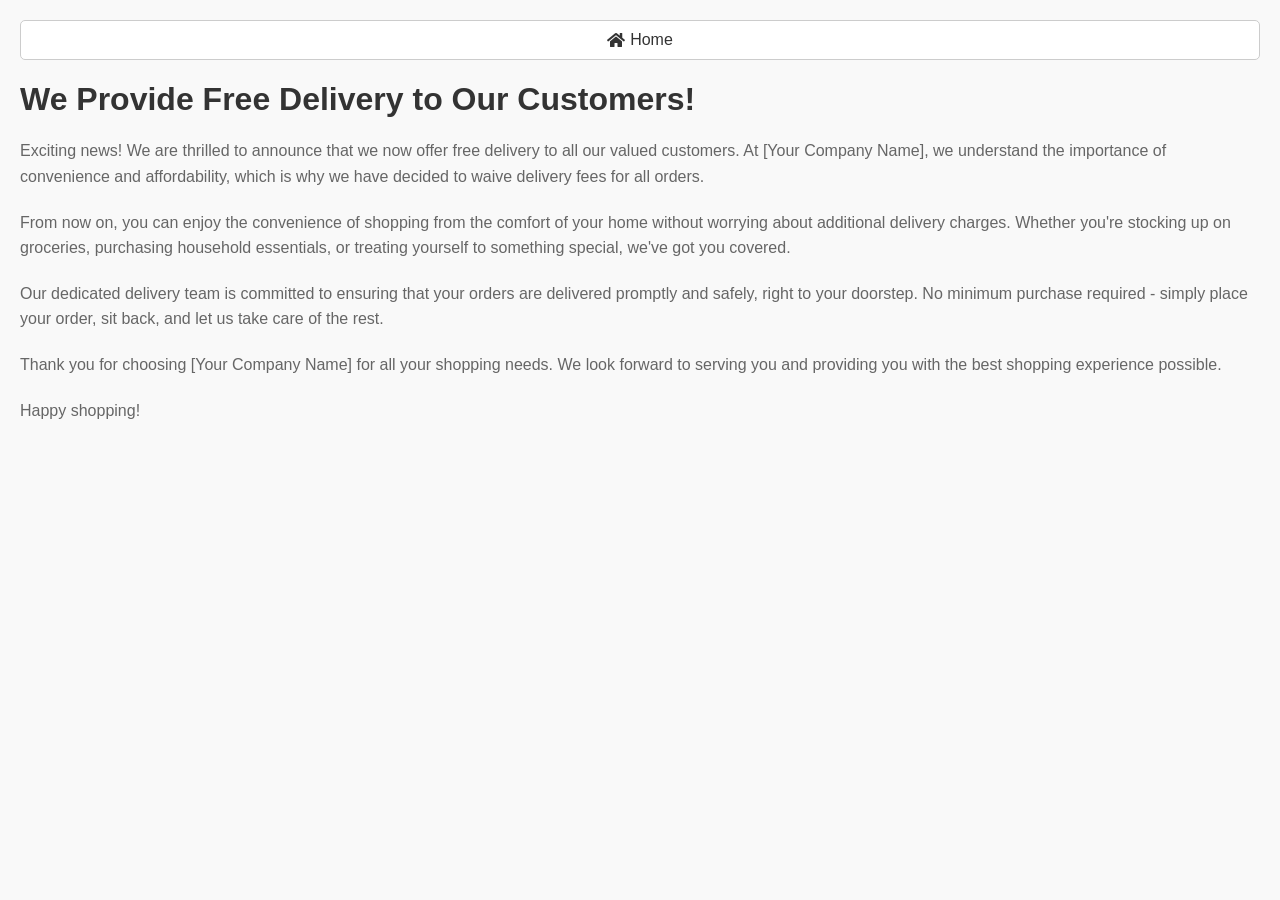
<file: about.html>
<!DOCTYPE html>
<html lang="en">
<head>
    <meta charset="UTF-8">
    <meta name="viewport" content="width=device-width, initial-scale=1.0">
    <meta name="description" content="Thapa Groceries Nepal — free delivery announcement for all valued customers. Shop groceries and household essentials with free delivery.">
    <meta name="robots" content="index, follow">
    <link rel="canonical" href="https://asbinthapa.info.np/about.html">
    <title>Free Delivery Announcement | Thapa Groceries Nepal</title>
    <link rel="stylesheet" href="https://cdnjs.cloudflare.com/ajax/libs/font-awesome/5.15.4/css/all.min.css" integrity="sha512-1I5P+aT6gKN7vZDabUfC7xB2B13vqk9u6KPLxHlEPk/7Eh05I2bohvPzN3J7kKLgPY4atUAaE8wcB0XHJyrNCA==" crossorigin="anonymous" referrerpolicy="no-referrer" />
    <style>
        body {
            font-family: Arial, sans-serif;
            margin: 20px;
            padding: 0; /* Added to reset default padding */
            background-color: #f9f9f9; /* Added for better readability */
        }
        h1 {
            color: #333;
            margin-bottom: 20px; /* Added for better spacing */
        }
        p {
            color: #666;
            line-height: 1.6;
            margin-bottom: 20px; /* Added for better spacing */
        }
        .home-button {
            display: flex;
            align-items: center;
            justify-content: center;
            margin-bottom: 20px;
            text-align: center;
            text-decoration: none;
            color: #333;
            background-color: #fff; /* Added for better contrast */
            border: 1px solid #ccc; /* Added for button border */
            border-radius: 5px; /* Added for button shape */
            padding: 10px 20px; /* Added for button size */
            transition: background-color 0.3s, color 0.3s; /* Added for button hover effect */
        }
        .home-button:hover {
            background-color: #e0e0e0; /* Added for hover effect */
            color: #333; /* Added for hover effect */
        }
        .home-icon {
            margin-right: 5px;
        }
    </style>
</head>
<body>

    <!-- Home Button -->
    <a href="index.html" class="home-button">
        <i class="fas fa-home home-icon"></i> Home
    </a>

    
    <h1>We Provide Free Delivery to Our Customers!</h1>

    <p>Exciting news! We are thrilled to announce that we now offer free delivery to all our valued customers. At [Your Company Name], we understand the importance of convenience and affordability, which is why we have decided to waive delivery fees for all orders.</p>

    <p>From now on, you can enjoy the convenience of shopping from the comfort of your home without worrying about additional delivery charges. Whether you're stocking up on groceries, purchasing household essentials, or treating yourself to something special, we've got you covered.</p>

    <p>Our dedicated delivery team is committed to ensuring that your orders are delivered promptly and safely, right to your doorstep. No minimum purchase required - simply place your order, sit back, and let us take care of the rest.</p>

    <p>Thank you for choosing [Your Company Name] for all your shopping needs. We look forward to serving you and providing you with the best shopping experience possible.</p>

    <p>Happy shopping!</p>

</body>
</html>
</file>
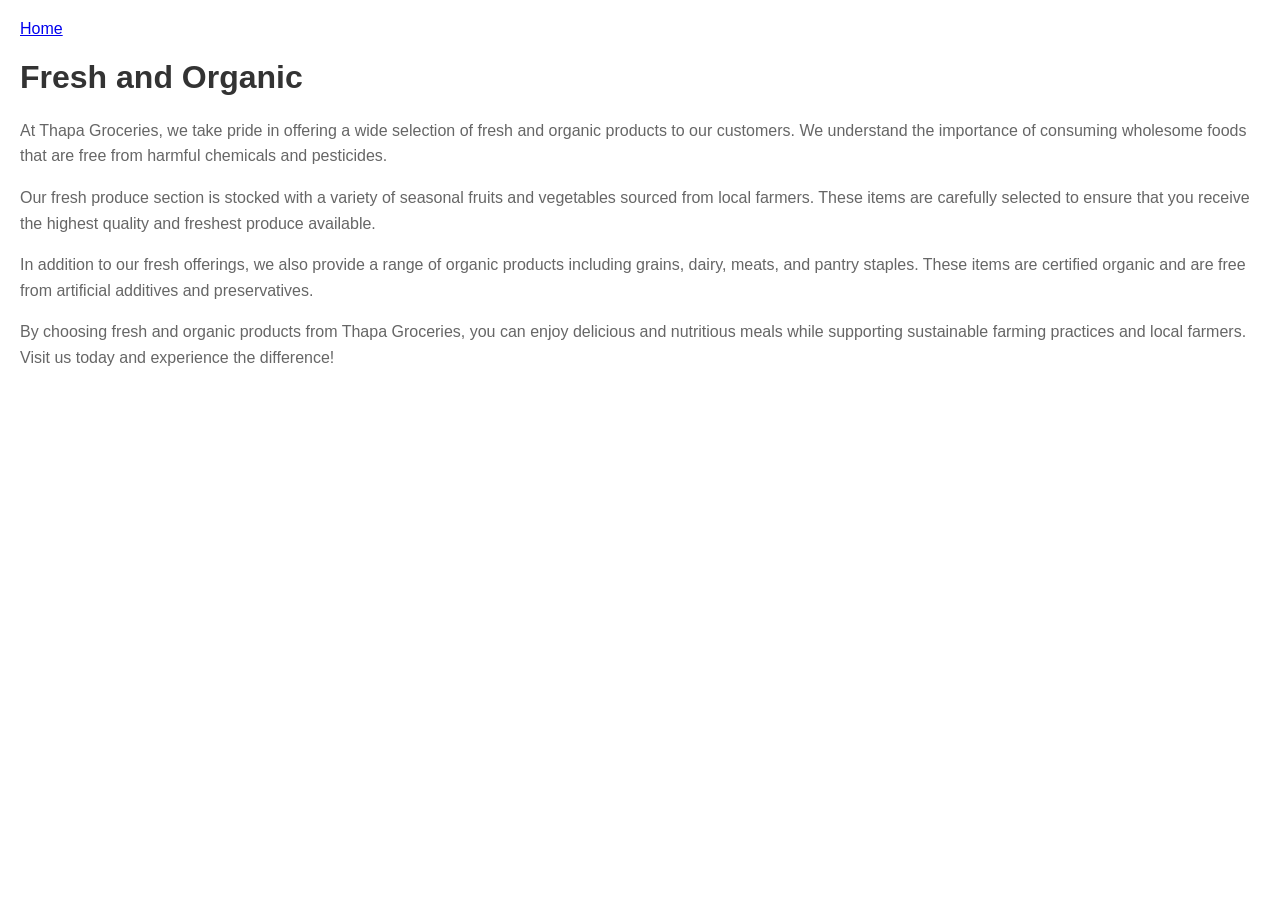
<file: free.html>
<!DOCTYPE html>
<html lang="en">
<head>
    <meta charset="UTF-8">
    <meta name="viewport" content="width=device-width, initial-scale=1.0">
    <title>Fresh & Organic Groceries | Thapa Groceries Nepal</title>
    <meta name="description" content="Shop fresh and organic fruits, vegetables, grains, dairy, and pantry staples at Thapa Groceries Nepal. Locally sourced, certified organic, free from harmful chemicals and pesticides.">
    <meta name="keywords" content="fresh groceries Nepal, organic food Nepal, Thapa Groceries, organic vegetables, local farmers Nepal, healthy food, certified organic, fresh produce, organic dairy, organic grains">
    <meta name="author" content="Asbin Thapa">
    <meta name="robots" content="index, follow, max-image-preview:large, max-snippet:-1, max-video-preview:-1">
    <meta name="theme-color" content="#2e7d32">
    <link rel="canonical" href="https://asbinthapa.info.np/free.html">

    <!-- Open Graph / Facebook / LinkedIn -->
    <meta property="og:type" content="website">
    <meta property="og:url" content="https://asbinthapa.info.np/free.html">
    <meta property="og:title" content="Fresh & Organic Groceries | Thapa Groceries Nepal">
    <meta property="og:description" content="Shop fresh and organic fruits, vegetables, grains, dairy, and pantry staples at Thapa Groceries Nepal. Locally sourced, certified organic, free from harmful chemicals.">
    <meta property="og:image" content="https://asbinthapa.info.np/image/product-1.png">
    <meta property="og:image:width" content="1200">
    <meta property="og:image:height" content="630">
    <meta property="og:image:alt" content="Fresh and organic groceries from Thapa Groceries Nepal">
    <meta property="og:image:type" content="image/png">
    <meta property="og:site_name" content="Thapa Groceries">
    <meta property="og:locale" content="en_US">

    <!-- Twitter Card -->
    <meta name="twitter:card" content="summary_large_image">
    <meta name="twitter:site" content="@MeHope55586">
    <meta name="twitter:creator" content="@MeHope55586">
    <meta name="twitter:title" content="Fresh & Organic Groceries | Thapa Groceries Nepal">
    <meta name="twitter:description" content="Shop fresh and organic fruits, vegetables, grains, dairy, and pantry staples at Thapa Groceries Nepal. Certified organic, locally sourced.">
    <meta name="twitter:image" content="https://asbinthapa.info.np/image/product-1.png">
    <meta name="twitter:image:alt" content="Fresh and organic groceries from Thapa Groceries Nepal">

    <!-- JSON-LD Structured Data -->
    <script type="application/ld+json">
    {
      "@context": "https://schema.org",
      "@type": "LocalBusiness",
      "name": "Thapa Groceries",
      "description": "Fresh and organic groceries including fruits, vegetables, grains, dairy, and pantry staples. Locally sourced from Nepali farmers.",
      "url": "https://asbinthapa.info.np/free.html",
      "image": "https://asbinthapa.info.np/image/product-1.png",
      "address": {
        "@type": "PostalAddress",
        "addressCountry": "NP"
      },
      "servesCuisine": "Organic",
      "priceRange": "$$",
      "sameAs": [
        "https://www.instagram.com/asbin_chetrri/",
        "https://www.facebook.com/ThapaXetrry99"
      ]
    }
    </script>

    <style>
        body {
            font-family: Arial, sans-serif;
            margin: 20px;
        }
        h1 {
            color: #333;
        }
        p {
            color: #666;
            line-height: 1.6;
        }
    </style>
</head>
<body>

    <!-- Home Button -->
    <a href="index.html" class="home-button">
        <i class="fas fa-home home-icon"></i> Home
    </a>

    <h1>Fresh and Organic</h1>

    <p>At Thapa Groceries, we take pride in offering a wide selection of fresh and organic products to our customers. We understand the importance of consuming wholesome foods that are free from harmful chemicals and pesticides.</p>

    <p>Our fresh produce section is stocked with a variety of seasonal fruits and vegetables sourced from local farmers. These items are carefully selected to ensure that you receive the highest quality and freshest produce available.</p>

    <p>In addition to our fresh offerings, we also provide a range of organic products including grains, dairy, meats, and pantry staples. These items are certified organic and are free from artificial additives and preservatives.</p>

    <p>By choosing fresh and organic products from Thapa Groceries, you can enjoy delicious and nutritious meals while supporting sustainable farming practices and local farmers. Visit us today and experience the difference!</p>

</body>
</html>
</file>
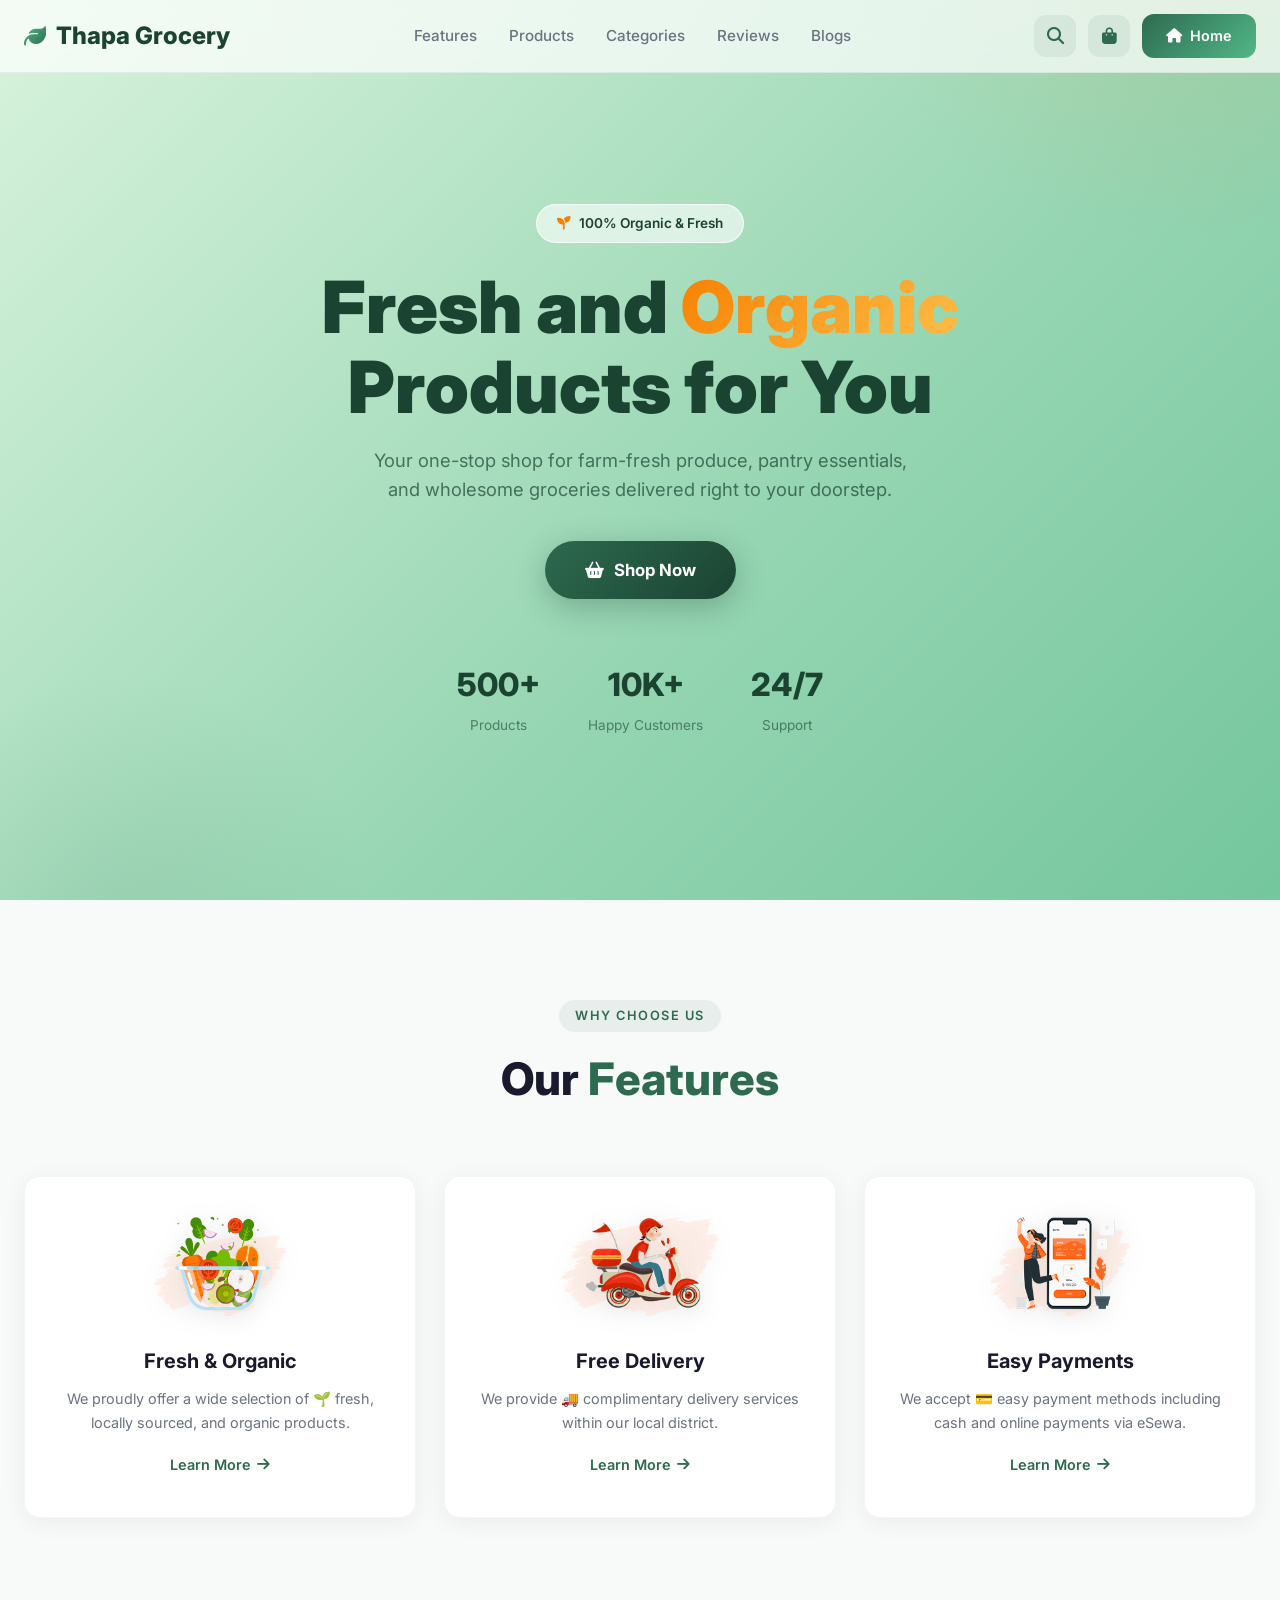
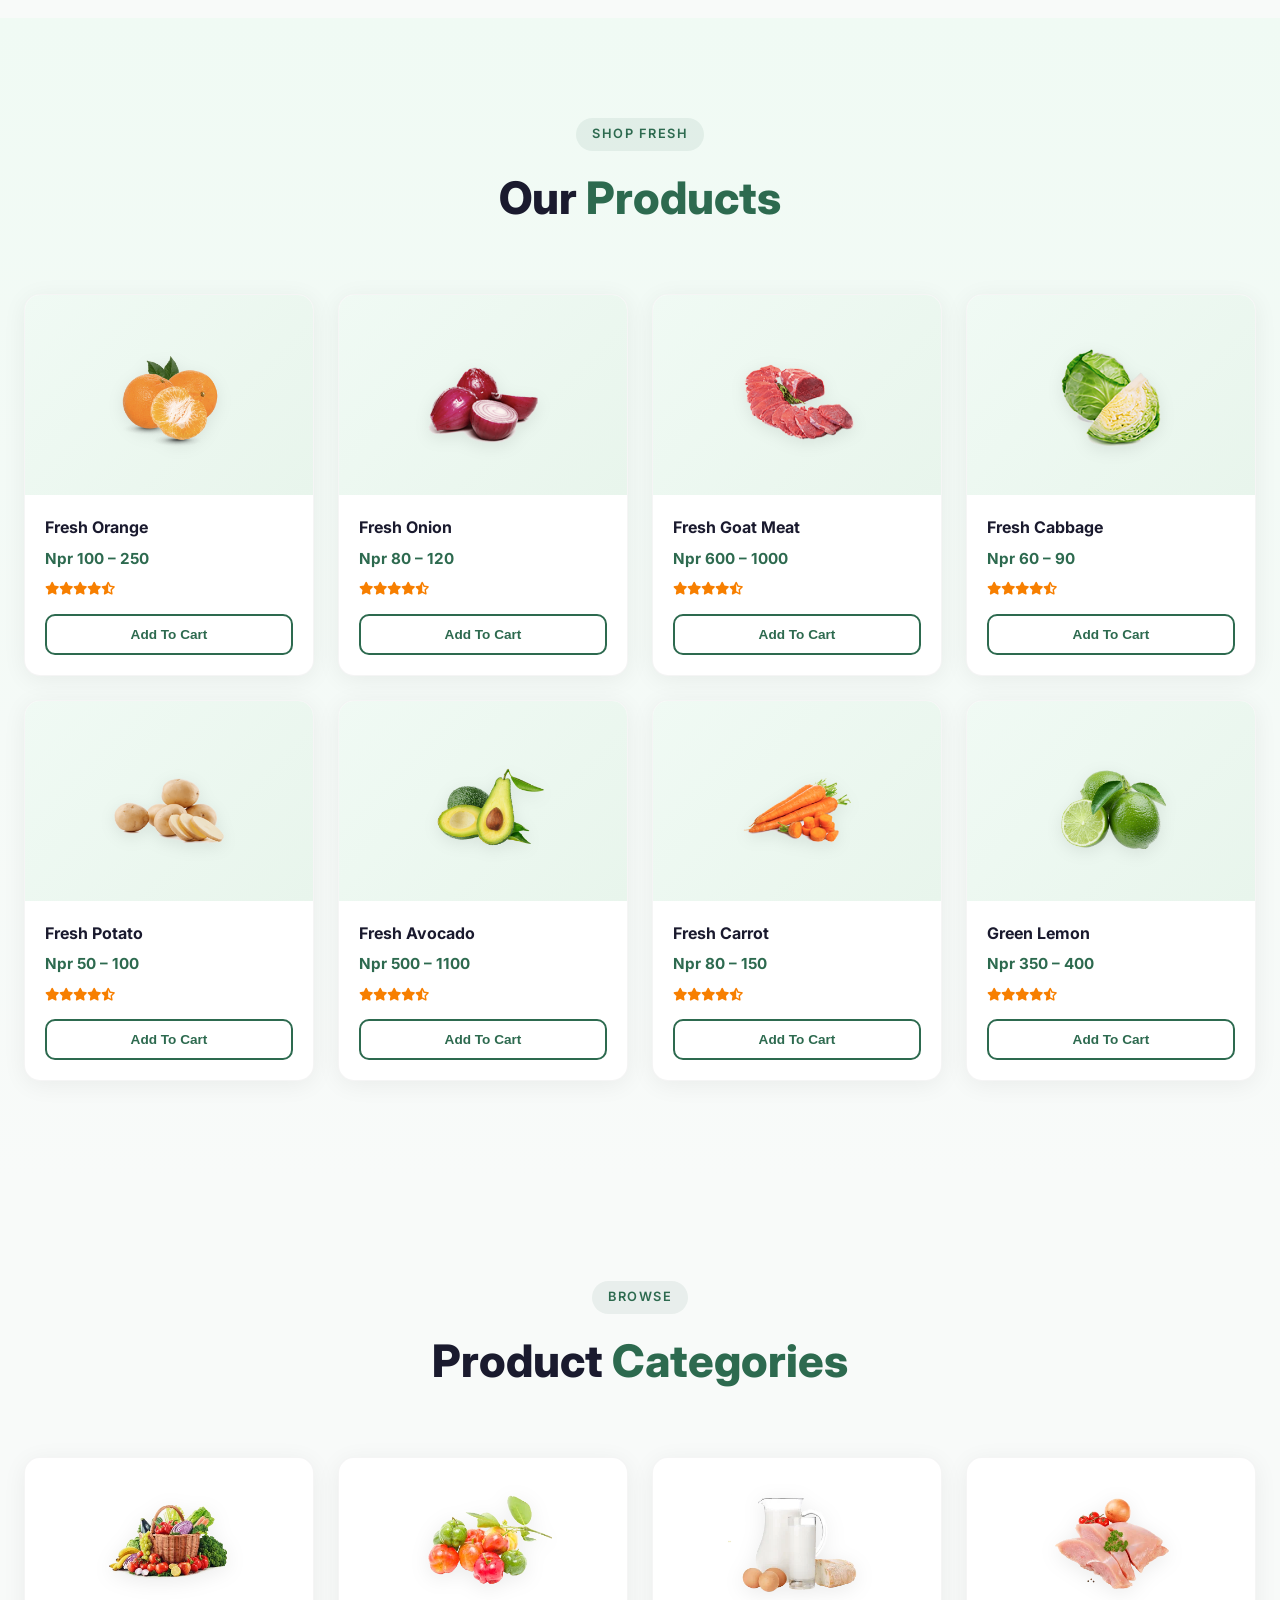
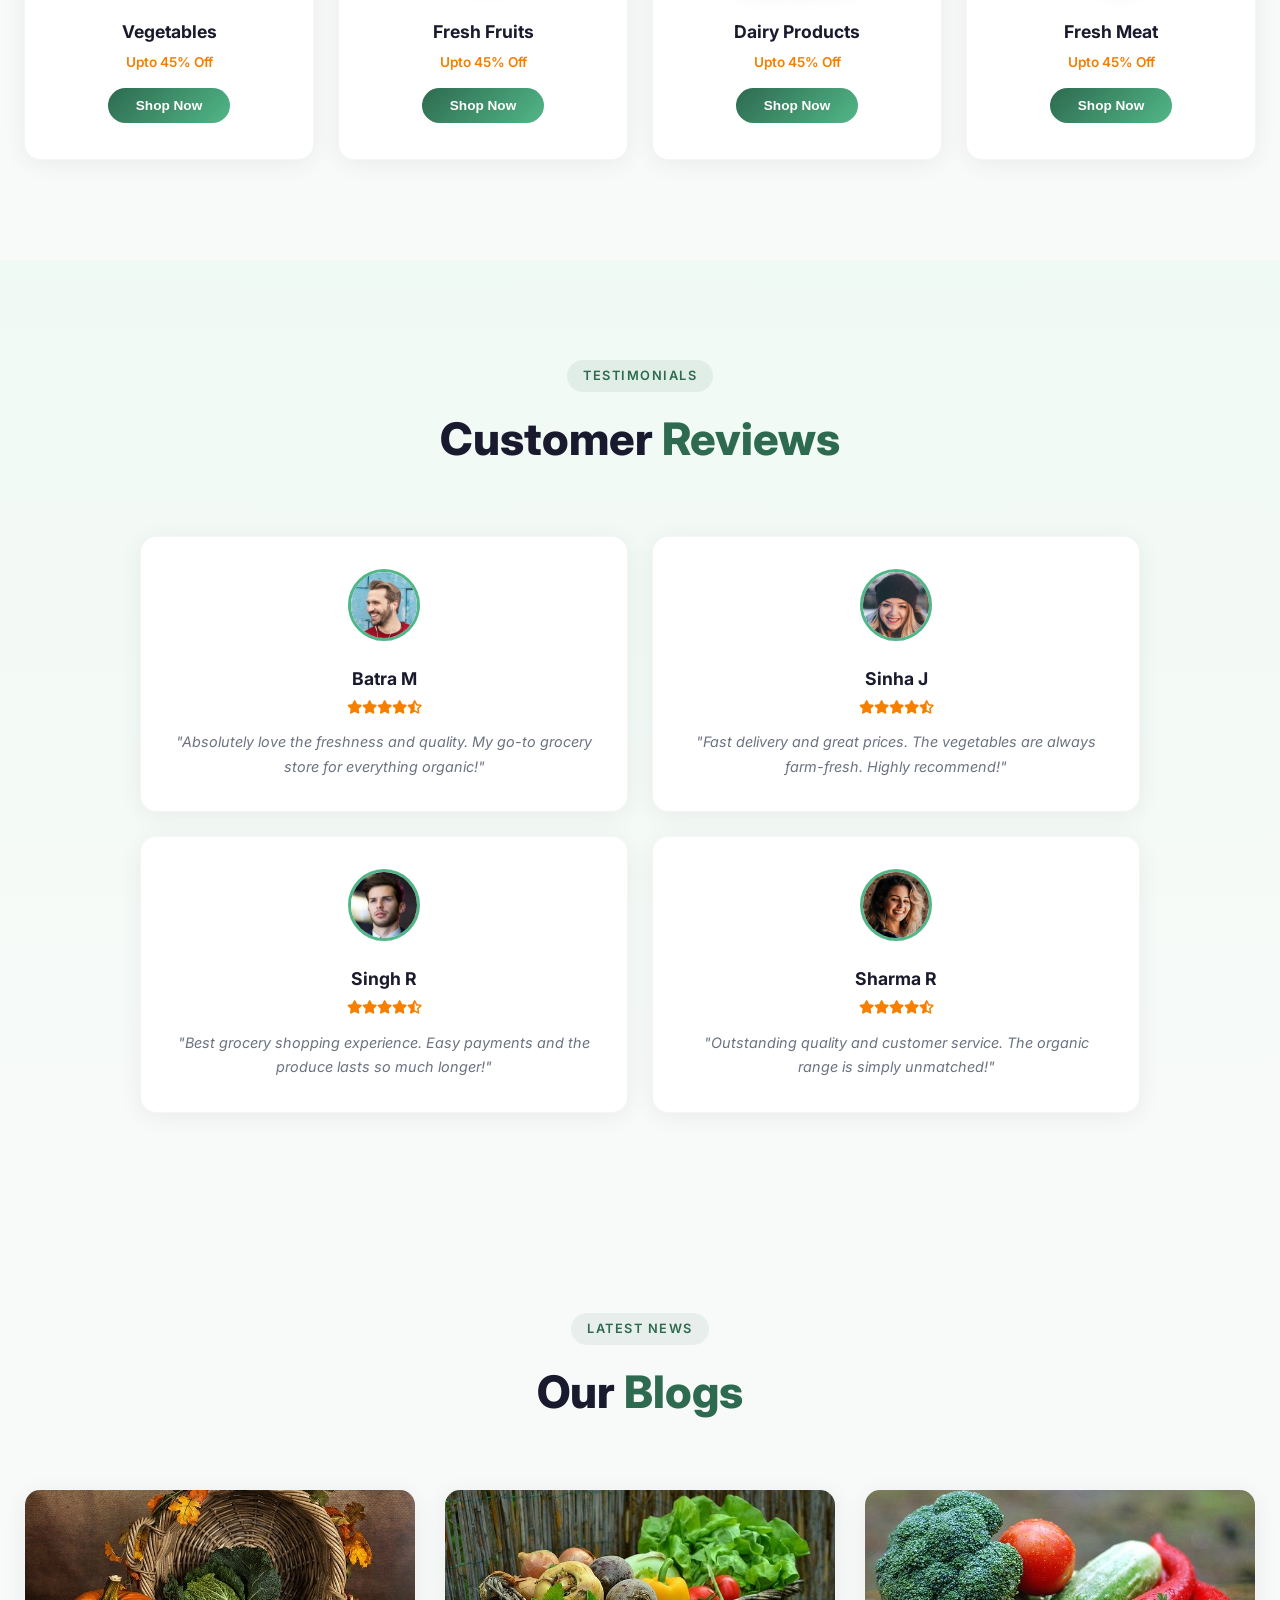
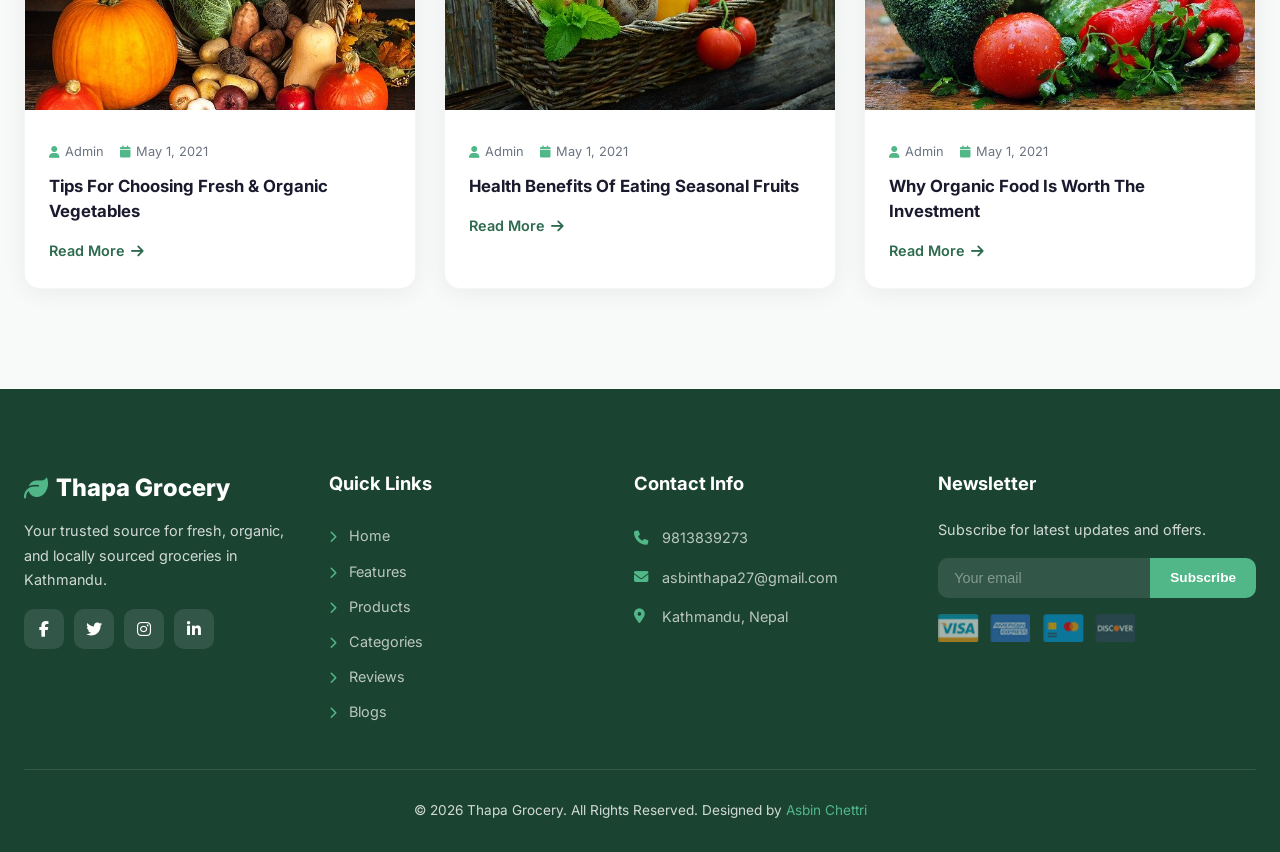
<file: grocery.html>
<!DOCTYPE html>
<html lang="en">

<head>
    <meta charset="UTF-8">
    <meta name="viewport" content="width=device-width, initial-scale=1.0">
    <title>Thapa Grocery — Fresh & Organic Produce | Asbin Thapa</title>
    <meta name="description"
        content="Thapa Grocery Store — Fresh produce, organic products, and pantry essentials. A modern e-commerce grocery store designed by Asbin Thapa.">
    <meta name="keywords"
        content="Thapa Grocery, organic groceries, fresh produce, grocery store, Asbin Thapa project, online grocery, e-commerce">
    <meta name="author" content="Asbin Thapa">
    <meta name="robots" content="index, follow, max-image-preview:large">
    <link rel="canonical" href="https://asbinthapa.info.np/grocery.html">

    <!-- Open Graph -->
    <meta property="og:type" content="website">
    <meta property="og:url" content="https://asbinthapa.info.np/grocery.html">
    <meta property="og:title" content="Thapa Grocery — Fresh & Organic Produce">
    <meta property="og:description"
        content="A modern e-commerce grocery store with fresh produce, organic products, and pantry essentials. Designed by Asbin Thapa.">
    <meta property="og:image" content="https://asbinthapa.info.np/img/IMG_1069.jpg">
    <meta property="og:site_name" content="Asbin Thapa Portfolio">

    <!-- Twitter Card -->
    <meta name="twitter:card" content="summary_large_image">
    <meta name="twitter:title" content="Thapa Grocery — Fresh & Organic Produce">
    <meta name="twitter:description" content="Modern e-commerce grocery store designed by Asbin Thapa.">

    <!-- JSON-LD: LocalBusiness + Breadcrumbs -->
    <script type="application/ld+json">
    {
      "@context": "https://schema.org",
      "@graph": [
        {
          "@type": "WebPage",
          "@id": "https://asbinthapa.info.np/grocery.html#webpage",
          "url": "https://asbinthapa.info.np/grocery.html",
          "name": "Thapa Grocery — Fresh & Organic Produce",
          "description": "A modern e-commerce grocery store with fresh produce, organic products, and pantry essentials.",
          "isPartOf": { "@id": "https://asbinthapa.info.np/#website" },
          "breadcrumb": { "@id": "https://asbinthapa.info.np/grocery.html#breadcrumb" },
          "datePublished": "2024-01-01",
          "dateModified": "2026-02-16"
        },
        {
          "@type": "BreadcrumbList",
          "@id": "https://asbinthapa.info.np/grocery.html#breadcrumb",
          "itemListElement": [
            { "@type": "ListItem", "position": 1, "name": "Home", "item": "https://asbinthapa.info.np/" },
            { "@type": "ListItem", "position": 2, "name": "Grocery Store", "item": "https://asbinthapa.info.np/grocery.html" }
          ]
        },
        {
          "@type": "LocalBusiness",
          "name": "Thapa Grocery",
          "description": "Fresh produce, organic products, and pantry essentials delivered to your door.",
          "url": "https://asbinthapa.info.np/grocery.html",
          "priceRange": "$$",
          "address": {
            "@type": "PostalAddress",
            "addressLocality": "London",
            "addressCountry": "GB"
          },
          "founder": { "@id": "https://asbinthapa.info.np/#person" }
        }
      ]
    }
    </script>

    <link rel="preconnect" href="https://fonts.googleapis.com">
    <link href="https://fonts.googleapis.com/css2?family=Inter:wght@300;400;500;600;700;800;900&display=swap"
        rel="stylesheet">
    <link rel="stylesheet" href="https://cdnjs.cloudflare.com/ajax/libs/font-awesome/6.5.1/css/all.min.css">
    <style>
        :root {
            --primary: #2d6a4f;
            --primary-light: #52b788;
            --primary-dark: #1b4332;
            --accent: #f77f00;
            --accent-light: #fcbf49;
            --bg: #f8faf9;
            --card: #ffffff;
            --text: #1a1a2e;
            --text-light: #6b7280;
            --radius: 16px;
            --shadow: 0 4px 24px rgba(0, 0, 0, 0.06);
            --shadow-hover: 0 12px 40px rgba(45, 106, 79, 0.15);
            --glass: rgba(255, 255, 255, 0.7);
            --transition: 0.3s cubic-bezier(0.4, 0, 0.2, 1);
        }

        *,
        *::before,
        *::after {
            margin: 0;
            padding: 0;
            box-sizing: border-box;
        }

        html {
            scroll-behavior: smooth;
            scroll-padding-top: 80px;
        }

        body {
            font-family: 'Inter', sans-serif;
            background: var(--bg);
            color: var(--text);
            line-height: 1.6;
            overflow-x: hidden;
        }

        /* === NAVBAR === */
        .navbar {
            position: fixed;
            top: 0;
            left: 0;
            right: 0;
            z-index: 1000;
            backdrop-filter: blur(20px);
            background: var(--glass);
            border-bottom: 1px solid rgba(0, 0, 0, 0.06);
            transition: var(--transition);
        }

        .navbar.scrolled {
            box-shadow: 0 2px 20px rgba(0, 0, 0, 0.08);
        }

        .nav-inner {
            max-width: 1280px;
            margin: 0 auto;
            display: flex;
            align-items: center;
            justify-content: space-between;
            padding: 0 24px;
            height: 72px;
        }

        .nav-logo {
            display: flex;
            align-items: center;
            gap: 10px;
            font-size: 1.5rem;
            font-weight: 800;
            color: var(--primary-dark);
            text-decoration: none;
        }

        .nav-logo i {
            font-size: 1.4rem;
            color: var(--primary-light);
            background: linear-gradient(135deg, var(--primary-light), var(--primary));
            -webkit-background-clip: text;
            -webkit-text-fill-color: transparent;
        }

        .nav-links {
            display: flex;
            align-items: center;
            gap: 32px;
            list-style: none;
        }

        .nav-links a {
            text-decoration: none;
            color: var(--text-light);
            font-weight: 500;
            font-size: 0.95rem;
            position: relative;
            transition: var(--transition);
        }

        .nav-links a::after {
            content: '';
            position: absolute;
            bottom: -4px;
            left: 0;
            width: 0;
            height: 2px;
            background: var(--primary);
            border-radius: 2px;
            transition: var(--transition);
        }

        .nav-links a:hover {
            color: var(--primary);
        }

        .nav-links a:hover::after {
            width: 100%;
        }

        .nav-actions {
            display: flex;
            align-items: center;
            gap: 12px;
        }

        .nav-actions .icon-btn {
            width: 42px;
            height: 42px;
            border-radius: 12px;
            border: none;
            background: rgba(45, 106, 79, 0.08);
            color: var(--primary);
            font-size: 1.05rem;
            cursor: pointer;
            transition: var(--transition);
            display: flex;
            align-items: center;
            justify-content: center;
        }

        .nav-actions .icon-btn:hover {
            background: var(--primary);
            color: #fff;
            transform: translateY(-2px);
        }

        .home-btn {
            padding: 10px 24px;
            border-radius: 12px;
            border: none;
            background: linear-gradient(135deg, var(--primary), var(--primary-light));
            color: #fff;
            font-weight: 600;
            font-size: 0.9rem;
            cursor: pointer;
            transition: var(--transition);
            text-decoration: none;
            display: flex;
            align-items: center;
            gap: 8px;
        }

        .home-btn:hover {
            transform: translateY(-2px);
            box-shadow: 0 6px 20px rgba(45, 106, 79, 0.3);
        }

        .menu-toggle {
            display: none;
            background: none;
            border: none;
            font-size: 1.4rem;
            color: var(--text);
            cursor: pointer;
        }

        /* === HERO === */
        .hero {
            min-height: 100vh;
            display: flex;
            align-items: center;
            position: relative;
            overflow: hidden;
            background: linear-gradient(135deg, #d8f3dc 0%, #b7e4c7 30%, #95d5b2 60%, #74c69d 100%);
            padding: 120px 24px 80px;
        }

        .hero::before {
            content: '';
            position: absolute;
            top: -50%;
            right: -20%;
            width: 700px;
            height: 700px;
            background: radial-gradient(circle, rgba(247, 127, 0, 0.12) 0%, transparent 70%);
            border-radius: 50%;
        }

        .hero::after {
            content: '';
            position: absolute;
            bottom: -30%;
            left: -10%;
            width: 500px;
            height: 500px;
            background: radial-gradient(circle, rgba(45, 106, 79, 0.1) 0%, transparent 70%);
            border-radius: 50%;
        }

        .hero-inner {
            max-width: 1280px;
            margin: 0 auto;
            width: 100%;
            text-align: center;
            position: relative;
            z-index: 2;
        }

        .hero-badge {
            display: inline-flex;
            align-items: center;
            gap: 8px;
            background: rgba(255, 255, 255, 0.6);
            backdrop-filter: blur(10px);
            padding: 8px 20px;
            border-radius: 50px;
            font-size: 0.85rem;
            font-weight: 600;
            color: var(--primary-dark);
            margin-bottom: 24px;
            border: 1px solid rgba(255, 255, 255, 0.8);
        }

        .hero-badge i {
            color: var(--accent);
        }

        .hero h1 {
            font-size: clamp(2.5rem, 6vw, 4.5rem);
            font-weight: 900;
            line-height: 1.1;
            color: var(--primary-dark);
            margin-bottom: 20px;
        }

        .hero h1 span {
            background: linear-gradient(135deg, var(--accent), var(--accent-light));
            -webkit-background-clip: text;
            -webkit-text-fill-color: transparent;
        }

        .hero p {
            font-size: 1.15rem;
            color: var(--primary-dark);
            opacity: 0.7;
            max-width: 560px;
            margin: 0 auto 36px;
        }

        .hero-cta {
            display: inline-flex;
            align-items: center;
            gap: 10px;
            padding: 16px 40px;
            border-radius: 50px;
            background: linear-gradient(135deg, var(--primary), var(--primary-dark));
            color: #fff;
            font-weight: 700;
            font-size: 1.05rem;
            text-decoration: none;
            transition: var(--transition);
            box-shadow: 0 8px 30px rgba(27, 67, 50, 0.3);
        }

        .hero-cta:hover {
            transform: translateY(-3px);
            box-shadow: 0 12px 40px rgba(27, 67, 50, 0.4);
        }

        .hero-stats {
            display: flex;
            justify-content: center;
            gap: 48px;
            margin-top: 60px;
        }

        .hero-stat {
            text-align: center;
        }

        .hero-stat .num {
            font-size: 2rem;
            font-weight: 800;
            color: var(--primary-dark);
        }

        .hero-stat .label {
            font-size: 0.85rem;
            color: var(--primary-dark);
            opacity: 0.6;
            margin-top: 4px;
        }

        /* === SECTION SHARED === */
        .section {
            padding: 100px 24px;
        }

        .section-header {
            text-align: center;
            margin-bottom: 60px;
        }

        .section-tag {
            display: inline-block;
            padding: 6px 16px;
            border-radius: 50px;
            background: rgba(45, 106, 79, 0.08);
            color: var(--primary);
            font-weight: 600;
            font-size: 0.8rem;
            text-transform: uppercase;
            letter-spacing: 1.5px;
            margin-bottom: 12px;
        }

        .section-title {
            font-size: clamp(1.8rem, 4vw, 2.8rem);
            font-weight: 800;
            color: var(--text);
        }

        .section-title span {
            color: var(--primary);
        }

        /* === FEATURES === */
        .features-grid {
            max-width: 1280px;
            margin: 0 auto;
            display: grid;
            grid-template-columns: repeat(3, 1fr);
            gap: 28px;
        }

        .feature-card {
            background: var(--card);
            border-radius: var(--radius);
            padding: 40px 32px;
            text-align: center;
            box-shadow: var(--shadow);
            transition: var(--transition);
            border: 1px solid rgba(0, 0, 0, 0.04);
            position: relative;
            overflow: hidden;
        }

        .feature-card::before {
            content: '';
            position: absolute;
            top: 0;
            left: 0;
            right: 0;
            height: 4px;
            background: linear-gradient(90deg, var(--primary), var(--primary-light));
            transform: scaleX(0);
            transition: var(--transition);
        }

        .feature-card:hover {
            transform: translateY(-8px);
            box-shadow: var(--shadow-hover);
        }

        .feature-card:hover::before {
            transform: scaleX(1);
        }

        .feature-card img {
            height: 100px;
            margin-bottom: 20px;
            filter: drop-shadow(0 4px 12px rgba(0, 0, 0, 0.1));
        }

        .feature-card h3 {
            font-size: 1.25rem;
            font-weight: 700;
            margin-bottom: 10px;
            text-transform: capitalize;
        }

        .feature-card p {
            font-size: 0.9rem;
            color: var(--text-light);
            line-height: 1.7;
            margin-bottom: 16px;
        }

        .card-link {
            display: inline-flex;
            align-items: center;
            gap: 6px;
            color: var(--primary);
            font-weight: 600;
            font-size: 0.9rem;
            text-decoration: none;
            transition: var(--transition);
        }

        .card-link:hover {
            gap: 10px;
        }

        /* === PRODUCTS === */
        .products-grid {
            max-width: 1280px;
            margin: 0 auto;
            display: grid;
            grid-template-columns: repeat(4, 1fr);
            gap: 24px;
        }

        .product-card {
            background: var(--card);
            border-radius: var(--radius);
            overflow: hidden;
            box-shadow: var(--shadow);
            transition: var(--transition);
            border: 1px solid rgba(0, 0, 0, 0.04);
        }

        .product-card:hover {
            transform: translateY(-6px);
            box-shadow: var(--shadow-hover);
        }

        .product-img {
            height: 200px;
            display: flex;
            align-items: center;
            justify-content: center;
            background: linear-gradient(135deg, #f0faf4, #e8f5ec);
            padding: 20px;
            position: relative;
            overflow: hidden;
        }

        .product-img img {
            height: 140px;
            transition: var(--transition);
            filter: drop-shadow(0 4px 8px rgba(0, 0, 0, 0.08));
        }

        .product-card:hover .product-img img {
            transform: scale(1.08);
        }

        .product-info {
            padding: 20px;
        }

        .product-info h3 {
            font-size: 1rem;
            font-weight: 700;
            text-transform: capitalize;
            margin-bottom: 6px;
        }

        .product-info .price {
            font-size: 0.95rem;
            color: var(--primary);
            font-weight: 700;
            margin-bottom: 8px;
        }

        .product-info .stars {
            color: var(--accent);
            font-size: 0.8rem;
            margin-bottom: 14px;
        }

        .add-cart-btn {
            width: 100%;
            padding: 11px;
            border-radius: 10px;
            border: 2px solid var(--primary);
            background: transparent;
            color: var(--primary);
            font-weight: 600;
            font-size: 0.85rem;
            cursor: pointer;
            transition: var(--transition);
            text-transform: capitalize;
        }

        .add-cart-btn:hover {
            background: var(--primary);
            color: #fff;
        }

        /* === CATEGORIES === */
        .categories-grid {
            max-width: 1280px;
            margin: 0 auto;
            display: grid;
            grid-template-columns: repeat(4, 1fr);
            gap: 24px;
        }

        .category-card {
            background: var(--card);
            border-radius: var(--radius);
            padding: 36px 24px;
            text-align: center;
            box-shadow: var(--shadow);
            transition: var(--transition);
            border: 1px solid rgba(0, 0, 0, 0.04);
            position: relative;
            overflow: hidden;
            cursor: pointer;
        }

        .category-card:hover {
            transform: translateY(-6px);
            box-shadow: var(--shadow-hover);
        }

        .category-card img {
            height: 100px;
            margin-bottom: 16px;
            transition: var(--transition);
            filter: drop-shadow(0 4px 10px rgba(0, 0, 0, 0.08));
        }

        .category-card:hover img {
            transform: scale(1.1) rotate(-3deg);
        }

        .category-card h3 {
            font-size: 1.1rem;
            font-weight: 700;
            text-transform: capitalize;
            margin-bottom: 6px;
        }

        .category-card .discount {
            font-size: 0.85rem;
            color: var(--accent);
            font-weight: 600;
            margin-bottom: 14px;
        }

        .shop-btn {
            padding: 10px 28px;
            border-radius: 50px;
            border: none;
            background: linear-gradient(135deg, var(--primary), var(--primary-light));
            color: #fff;
            font-weight: 600;
            font-size: 0.85rem;
            cursor: pointer;
            transition: var(--transition);
        }

        .shop-btn:hover {
            transform: scale(1.05);
            box-shadow: 0 6px 20px rgba(45, 106, 79, 0.25);
        }

        /* === REVIEWS === */
        .reviews-grid {
            max-width: 1000px;
            margin: 0 auto;
            display: grid;
            grid-template-columns: repeat(2, 1fr);
            gap: 24px;
        }

        .review-card {
            background: var(--card);
            border-radius: var(--radius);
            padding: 32px;
            box-shadow: var(--shadow);
            transition: var(--transition);
            border: 1px solid rgba(0, 0, 0, 0.04);
            text-align: center;
        }

        .review-card:hover {
            transform: translateY(-4px);
            box-shadow: var(--shadow-hover);
        }

        .review-card img {
            width: 72px;
            height: 72px;
            border-radius: 50%;
            object-fit: cover;
            margin-bottom: 16px;
            border: 3px solid var(--primary-light);
        }

        .review-card h3 {
            font-size: 1.1rem;
            font-weight: 700;
            margin-bottom: 4px;
        }

        .review-card .stars {
            color: var(--accent);
            font-size: 0.85rem;
            margin-bottom: 12px;
        }

        .review-card p {
            font-size: 0.9rem;
            color: var(--text-light);
            line-height: 1.7;
            font-style: italic;
        }

        /* === BLOGS === */
        .blogs-grid {
            max-width: 1280px;
            margin: 0 auto;
            display: grid;
            grid-template-columns: repeat(3, 1fr);
            gap: 28px;
        }

        .blog-card {
            background: var(--card);
            border-radius: var(--radius);
            overflow: hidden;
            box-shadow: var(--shadow);
            transition: var(--transition);
            border: 1px solid rgba(0, 0, 0, 0.04);
        }

        .blog-card:hover {
            transform: translateY(-6px);
            box-shadow: var(--shadow-hover);
        }

        .blog-card img {
            width: 100%;
            height: 220px;
            object-fit: cover;
            transition: var(--transition);
        }

        .blog-card:hover img {
            transform: scale(1.05);
        }

        .blog-img-wrap {
            overflow: hidden;
        }

        .blog-content {
            padding: 24px;
        }

        .blog-meta {
            display: flex;
            gap: 16px;
            margin-bottom: 12px;
        }

        .blog-meta span {
            font-size: 0.8rem;
            color: var(--text-light);
            display: flex;
            align-items: center;
            gap: 5px;
        }

        .blog-meta i {
            color: var(--primary-light);
            font-size: 0.75rem;
        }

        .blog-content h3 {
            font-size: 1.05rem;
            font-weight: 700;
            line-height: 1.5;
            text-transform: capitalize;
            margin-bottom: 14px;
        }

        /* === FOOTER === */
        .footer {
            background: var(--primary-dark);
            color: rgba(255, 255, 255, 0.8);
            padding: 80px 24px 30px;
        }

        .footer-grid {
            max-width: 1280px;
            margin: 0 auto;
            display: grid;
            grid-template-columns: repeat(4, 1fr);
            gap: 40px;
            margin-bottom: 40px;
        }

        .footer h4 {
            color: #fff;
            font-size: 1.15rem;
            font-weight: 700;
            margin-bottom: 20px;
        }

        .footer-brand .logo-text {
            font-size: 1.5rem;
            font-weight: 800;
            color: #fff;
            margin-bottom: 12px;
            display: flex;
            align-items: center;
            gap: 8px;
        }

        .footer-brand .logo-text i {
            color: var(--primary-light);
        }

        .footer-brand p {
            font-size: 0.9rem;
            line-height: 1.7;
            margin-bottom: 16px;
        }

        .social-links {
            display: flex;
            gap: 10px;
        }

        .social-links a {
            width: 40px;
            height: 40px;
            border-radius: 10px;
            background: rgba(255, 255, 255, 0.1);
            color: #fff;
            display: flex;
            align-items: center;
            justify-content: center;
            text-decoration: none;
            transition: var(--transition);
            font-size: 1rem;
        }

        .social-links a:hover {
            background: var(--primary-light);
            transform: translateY(-3px);
        }

        .footer-links a {
            display: block;
            color: rgba(255, 255, 255, 0.7);
            text-decoration: none;
            font-size: 0.9rem;
            padding: 6px 0;
            transition: var(--transition);
        }

        .footer-links a:hover {
            color: #fff;
            padding-left: 6px;
        }

        .footer-links a i {
            margin-right: 8px;
            color: var(--primary-light);
            font-size: 0.75rem;
        }

        .footer-contact a {
            display: flex;
            align-items: center;
            gap: 10px;
            color: rgba(255, 255, 255, 0.7);
            text-decoration: none;
            font-size: 0.9rem;
            padding: 8px 0;
            transition: var(--transition);
        }

        .footer-contact a:hover {
            color: #fff;
        }

        .footer-contact i {
            color: var(--primary-light);
            width: 18px;
        }

        .newsletter-input {
            display: flex;
            margin-bottom: 16px;
        }

        .newsletter-input input {
            flex: 1;
            padding: 12px 16px;
            border: none;
            border-radius: 10px 0 0 10px;
            font-size: 0.9rem;
            background: rgba(255, 255, 255, 0.1);
            color: #fff;
        }

        .newsletter-input input::placeholder {
            color: rgba(255, 255, 255, 0.4);
        }

        .newsletter-input button {
            padding: 12px 20px;
            border: none;
            border-radius: 0 10px 10px 0;
            background: var(--primary-light);
            color: #fff;
            font-weight: 600;
            font-size: 0.85rem;
            cursor: pointer;
            transition: var(--transition);
        }

        .newsletter-input button:hover {
            background: var(--accent);
        }

        .footer-bottom {
            max-width: 1280px;
            margin: 0 auto;
            text-align: center;
            padding-top: 30px;
            border-top: 1px solid rgba(255, 255, 255, 0.1);
            font-size: 0.85rem;
        }

        .footer-bottom a {
            color: var(--primary-light);
            text-decoration: none;
        }

        /* === ANIMATIONS === */
        .fade-up {
            opacity: 0;
            transform: translateY(30px);
            transition: opacity 0.6s ease, transform 0.6s ease;
        }

        .fade-up.visible {
            opacity: 1;
            transform: translateY(0);
        }

        /* === RESPONSIVE === */
        @media(max-width:1024px) {

            .products-grid,
            .categories-grid {
                grid-template-columns: repeat(2, 1fr);
            }

            .features-grid,
            .blogs-grid {
                grid-template-columns: repeat(2, 1fr);
            }

            .footer-grid {
                grid-template-columns: repeat(2, 1fr);
            }
        }

        @media(max-width:768px) {
            .nav-links {
                display: none;
                position: absolute;
                top: 72px;
                left: 0;
                right: 0;
                background: var(--glass);
                backdrop-filter: blur(20px);
                flex-direction: column;
                padding: 20px;
                gap: 16px;
                border-bottom: 1px solid rgba(0, 0, 0, 0.06);
            }

            .nav-links.active {
                display: flex;
            }

            .menu-toggle {
                display: block;
            }

            .hero-stats {
                gap: 24px;
                flex-wrap: wrap;
            }

            .products-grid,
            .categories-grid,
            .features-grid,
            .blogs-grid {
                grid-template-columns: 1fr;
            }

            .reviews-grid {
                grid-template-columns: 1fr;
            }

            .footer-grid {
                grid-template-columns: 1fr;
            }
        }
    </style>
</head>

<body>

    <!-- NAVBAR -->
    <nav class="navbar" id="navbar">
        <div class="nav-inner">
            <a href="#" class="nav-logo"><i class="fas fa-leaf"></i> Thapa Grocery</a>
            <ul class="nav-links" id="navLinks">
                <li><a href="#features">Features</a></li>
                <li><a href="#products">Products</a></li>
                <li><a href="#categories">Categories</a></li>
                <li><a href="#reviews">Reviews</a></li>
                <li><a href="#blogs">Blogs</a></li>
            </ul>
            <div class="nav-actions">
                <button class="icon-btn" id="search-btn" aria-label="Search"><i class="fas fa-search"></i></button>
                <button class="icon-btn" id="cart-btn" aria-label="Cart"><i class="fas fa-shopping-bag"></i></button>
                <a href="index.html" class="home-btn"><i class="fas fa-home"></i> Home</a>
                <button class="menu-toggle" id="menuToggle" aria-label="Menu"><i class="fas fa-bars"></i></button>
            </div>
        </div>
    </nav>

    <!-- HERO -->
    <section class="hero" id="home">
        <div class="hero-inner fade-up">
            <div class="hero-badge"><i class="fas fa-seedling"></i> 100% Organic & Fresh</div>
            <h1>Fresh and <span>Organic</span><br>Products for You</h1>
            <p>Your one-stop shop for farm-fresh produce, pantry essentials, and wholesome groceries delivered right to
                your doorstep.</p>
            <a href="#products" class="hero-cta"><i class="fas fa-shopping-basket"></i> Shop Now</a>
            <div class="hero-stats">
                <div class="hero-stat">
                    <div class="num">500+</div>
                    <div class="label">Products</div>
                </div>
                <div class="hero-stat">
                    <div class="num">10K+</div>
                    <div class="label">Happy Customers</div>
                </div>
                <div class="hero-stat">
                    <div class="num">24/7</div>
                    <div class="label">Support</div>
                </div>
            </div>
        </div>
    </section>

    <!-- FEATURES -->
    <section class="section" id="features">
        <div class="section-header fade-up">
            <div class="section-tag">Why Choose Us</div>
            <h2 class="section-title">Our <span>Features</span></h2>
        </div>
        <div class="features-grid">
            <div class="feature-card fade-up">
                <img src="image/feature-img-1.png" alt="Fresh & Organic">
                <h3>Fresh & Organic</h3>
                <p>We proudly offer a wide selection of 🌱 fresh, locally sourced, and organic products.</p>
                <a href="free.html" class="card-link">Learn More <i class="fas fa-arrow-right"></i></a>
            </div>
            <div class="feature-card fade-up">
                <img src="image/feature-img-2.png" alt="Free Delivery">
                <h3>Free Delivery</h3>
                <p>We provide 🚚 complimentary delivery services within our local district.</p>
                <a href="about.html" class="card-link">Learn More <i class="fas fa-arrow-right"></i></a>
            </div>
            <div class="feature-card fade-up">
                <img src="image/feature-img-3.png" alt="Easy Payments">
                <h3>Easy Payments</h3>
                <p>We accept 💳 easy payment methods including cash and online payments via eSewa.</p>
                <a href="#" class="card-link">Learn More <i class="fas fa-arrow-right"></i></a>
            </div>
        </div>
    </section>

    <!-- PRODUCTS -->
    <section class="section" id="products" style="background:linear-gradient(180deg,#f0faf4,var(--bg));">
        <div class="section-header fade-up">
            <div class="section-tag">Shop Fresh</div>
            <h2 class="section-title">Our <span>Products</span></h2>
        </div>
        <div class="products-grid">
            <div class="product-card fade-up">
                <div class="product-img"><img src="image/product-1.png" alt="Orange"></div>
                <div class="product-info">
                    <h3>Fresh Orange</h3>
                    <div class="price">Npr 100 – 250</div>
                    <div class="stars"><i class="fas fa-star"></i><i class="fas fa-star"></i><i
                            class="fas fa-star"></i><i class="fas fa-star"></i><i class="fas fa-star-half-alt"></i>
                    </div><button class="add-cart-btn">Add to Cart</button>
                </div>
            </div>
            <div class="product-card fade-up">
                <div class="product-img"><img src="image/product-2.png" alt="Onion"></div>
                <div class="product-info">
                    <h3>Fresh Onion</h3>
                    <div class="price">Npr 80 – 120</div>
                    <div class="stars"><i class="fas fa-star"></i><i class="fas fa-star"></i><i
                            class="fas fa-star"></i><i class="fas fa-star"></i><i class="fas fa-star-half-alt"></i>
                    </div><button class="add-cart-btn">Add to Cart</button>
                </div>
            </div>
            <div class="product-card fade-up">
                <div class="product-img"><img src="image/product-3.png" alt="Meat"></div>
                <div class="product-info">
                    <h3>Fresh Goat Meat</h3>
                    <div class="price">Npr 600 – 1000</div>
                    <div class="stars"><i class="fas fa-star"></i><i class="fas fa-star"></i><i
                            class="fas fa-star"></i><i class="fas fa-star"></i><i class="fas fa-star-half-alt"></i>
                    </div><button class="add-cart-btn">Add to Cart</button>
                </div>
            </div>
            <div class="product-card fade-up">
                <div class="product-img"><img src="image/product-4.png" alt="Cabbage"></div>
                <div class="product-info">
                    <h3>Fresh Cabbage</h3>
                    <div class="price">Npr 60 – 90</div>
                    <div class="stars"><i class="fas fa-star"></i><i class="fas fa-star"></i><i
                            class="fas fa-star"></i><i class="fas fa-star"></i><i class="fas fa-star-half-alt"></i>
                    </div><button class="add-cart-btn">Add to Cart</button>
                </div>
            </div>
            <div class="product-card fade-up">
                <div class="product-img"><img src="image/product-5.png" alt="Potato"></div>
                <div class="product-info">
                    <h3>Fresh Potato</h3>
                    <div class="price">Npr 50 – 100</div>
                    <div class="stars"><i class="fas fa-star"></i><i class="fas fa-star"></i><i
                            class="fas fa-star"></i><i class="fas fa-star"></i><i class="fas fa-star-half-alt"></i>
                    </div><button class="add-cart-btn">Add to Cart</button>
                </div>
            </div>
            <div class="product-card fade-up">
                <div class="product-img"><img src="image/product-6.png" alt="Avocado"></div>
                <div class="product-info">
                    <h3>Fresh Avocado</h3>
                    <div class="price">Npr 500 – 1100</div>
                    <div class="stars"><i class="fas fa-star"></i><i class="fas fa-star"></i><i
                            class="fas fa-star"></i><i class="fas fa-star"></i><i class="fas fa-star-half-alt"></i>
                    </div><button class="add-cart-btn">Add to Cart</button>
                </div>
            </div>
            <div class="product-card fade-up">
                <div class="product-img"><img src="image/product-7.png" alt="Carrot"></div>
                <div class="product-info">
                    <h3>Fresh Carrot</h3>
                    <div class="price">Npr 80 – 150</div>
                    <div class="stars"><i class="fas fa-star"></i><i class="fas fa-star"></i><i
                            class="fas fa-star"></i><i class="fas fa-star"></i><i class="fas fa-star-half-alt"></i>
                    </div><button class="add-cart-btn">Add to Cart</button>
                </div>
            </div>
            <div class="product-card fade-up">
                <div class="product-img"><img src="image/product-8.png" alt="Lemon"></div>
                <div class="product-info">
                    <h3>Green Lemon</h3>
                    <div class="price">Npr 350 – 400</div>
                    <div class="stars"><i class="fas fa-star"></i><i class="fas fa-star"></i><i
                            class="fas fa-star"></i><i class="fas fa-star"></i><i class="fas fa-star-half-alt"></i>
                    </div><button class="add-cart-btn">Add to Cart</button>
                </div>
            </div>
        </div>
    </section>

    <!-- CATEGORIES -->
    <section class="section" id="categories">
        <div class="section-header fade-up">
            <div class="section-tag">Browse</div>
            <h2 class="section-title">Product <span>Categories</span></h2>
        </div>
        <div class="categories-grid">
            <div class="category-card fade-up"><img src="image/cat-1.png" alt="Vegetables">
                <h3>Vegetables</h3>
                <p class="discount">Upto 45% Off</p><button class="shop-btn">Shop Now</button>
            </div>
            <div class="category-card fade-up"><img src="image/cat-2.png" alt="Fruits">
                <h3>Fresh Fruits</h3>
                <p class="discount">Upto 45% Off</p><button class="shop-btn">Shop Now</button>
            </div>
            <div class="category-card fade-up"><img src="image/cat-3.png" alt="Dairy">
                <h3>Dairy Products</h3>
                <p class="discount">Upto 45% Off</p><button class="shop-btn">Shop Now</button>
            </div>
            <div class="category-card fade-up"><img src="image/cat-4.png" alt="Meat">
                <h3>Fresh Meat</h3>
                <p class="discount">Upto 45% Off</p><button class="shop-btn">Shop Now</button>
            </div>
        </div>
    </section>

    <!-- REVIEWS -->
    <section class="section" id="reviews" style="background:linear-gradient(180deg,#f0faf4,var(--bg));">
        <div class="section-header fade-up">
            <div class="section-tag">Testimonials</div>
            <h2 class="section-title">Customer <span>Reviews</span></h2>
        </div>
        <div class="reviews-grid">
            <div class="review-card fade-up"><img src="image/pic-1.png" alt="Batra M">
                <h3>Batra M</h3>
                <div class="stars"><i class="fas fa-star"></i><i class="fas fa-star"></i><i class="fas fa-star"></i><i
                        class="fas fa-star"></i><i class="fas fa-star-half-alt"></i></div>
                <p>"Absolutely love the freshness and quality. My go-to grocery store for everything organic!"</p>
            </div>
            <div class="review-card fade-up"><img src="image/pic-2.png" alt="Sinha J">
                <h3>Sinha J</h3>
                <div class="stars"><i class="fas fa-star"></i><i class="fas fa-star"></i><i class="fas fa-star"></i><i
                        class="fas fa-star"></i><i class="fas fa-star-half-alt"></i></div>
                <p>"Fast delivery and great prices. The vegetables are always farm-fresh. Highly recommend!"</p>
            </div>
            <div class="review-card fade-up"><img src="image/pic-3.png" alt="Singh R">
                <h3>Singh R</h3>
                <div class="stars"><i class="fas fa-star"></i><i class="fas fa-star"></i><i class="fas fa-star"></i><i
                        class="fas fa-star"></i><i class="fas fa-star-half-alt"></i></div>
                <p>"Best grocery shopping experience. Easy payments and the produce lasts so much longer!"</p>
            </div>
            <div class="review-card fade-up"><img src="image/pic-4.png" alt="Sharma R">
                <h3>Sharma R</h3>
                <div class="stars"><i class="fas fa-star"></i><i class="fas fa-star"></i><i class="fas fa-star"></i><i
                        class="fas fa-star"></i><i class="fas fa-star-half-alt"></i></div>
                <p>"Outstanding quality and customer service. The organic range is simply unmatched!"</p>
            </div>
        </div>
    </section>

    <!-- BLOGS -->
    <section class="section" id="blogs">
        <div class="section-header fade-up">
            <div class="section-tag">Latest News</div>
            <h2 class="section-title">Our <span>Blogs</span></h2>
        </div>
        <div class="blogs-grid">
            <div class="blog-card fade-up">
                <div class="blog-img-wrap"><img src="image/blog-1.jpg" alt="Blog"></div>
                <div class="blog-content">
                    <div class="blog-meta"><span><i class="fas fa-user"></i> Admin</span><span><i
                                class="fas fa-calendar"></i> May 1, 2021</span></div>
                    <h3>Tips for Choosing Fresh & Organic Vegetables</h3><a href="#" class="card-link">Read More <i
                            class="fas fa-arrow-right"></i></a>
                </div>
            </div>
            <div class="blog-card fade-up">
                <div class="blog-img-wrap"><img src="image/blog-2.jpg" alt="Blog"></div>
                <div class="blog-content">
                    <div class="blog-meta"><span><i class="fas fa-user"></i> Admin</span><span><i
                                class="fas fa-calendar"></i> May 1, 2021</span></div>
                    <h3>Health Benefits of Eating Seasonal Fruits</h3><a href="#" class="card-link">Read More <i
                            class="fas fa-arrow-right"></i></a>
                </div>
            </div>
            <div class="blog-card fade-up">
                <div class="blog-img-wrap"><img src="image/blog-3.jpg" alt="Blog"></div>
                <div class="blog-content">
                    <div class="blog-meta"><span><i class="fas fa-user"></i> Admin</span><span><i
                                class="fas fa-calendar"></i> May 1, 2021</span></div>
                    <h3>Why Organic Food is Worth the Investment</h3><a href="#" class="card-link">Read More <i
                            class="fas fa-arrow-right"></i></a>
                </div>
            </div>
        </div>
    </section>

    <!-- FOOTER -->
    <footer class="footer">
        <div class="footer-grid">
            <div class="footer-brand">
                <div class="logo-text"><i class="fas fa-leaf"></i> Thapa Grocery</div>
                <p>Your trusted source for fresh, organic, and locally sourced groceries in Kathmandu.</p>
                <div class="social-links">
                    <a href="#"><i class="fab fa-facebook-f"></i></a>
                    <a href="#"><i class="fab fa-twitter"></i></a>
                    <a href="#"><i class="fab fa-instagram"></i></a>
                    <a href="#"><i class="fab fa-linkedin-in"></i></a>
                </div>
            </div>
            <div class="footer-links">
                <h4>Quick Links</h4>
                <a href="#home"><i class="fas fa-chevron-right"></i> Home</a>
                <a href="#features"><i class="fas fa-chevron-right"></i> Features</a>
                <a href="#products"><i class="fas fa-chevron-right"></i> Products</a>
                <a href="#categories"><i class="fas fa-chevron-right"></i> Categories</a>
                <a href="#reviews"><i class="fas fa-chevron-right"></i> Reviews</a>
                <a href="#blogs"><i class="fas fa-chevron-right"></i> Blogs</a>
            </div>
            <div class="footer-contact">
                <h4>Contact Info</h4>
                <a href="tel:9813839273"><i class="fas fa-phone"></i> 9813839273</a>
                <a href="mailto:asbinthapa27@gmail.com"><i class="fas fa-envelope"></i> asbinthapa27@gmail.com</a>
                <a href="#"><i class="fas fa-map-marker-alt"></i> Kathmandu, Nepal</a>
            </div>
            <div>
                <h4>Newsletter</h4>
                <p style="font-size:0.9rem;margin-bottom:16px;">Subscribe for latest updates and offers.</p>
                <div class="newsletter-input"><input type="email" placeholder="Your email"><button>Subscribe</button>
                </div>
                <img src="image/payment.png" alt="Payment Methods" style="height:28px;opacity:0.6;">
            </div>
        </div>
        <div class="footer-bottom">
            <p>&copy; 2026 Thapa Grocery. All Rights Reserved. Designed by <a href="https://asbinthapa.info.np">Asbin
                    Chettri</a></p>
        </div>
    </footer>

    <script>
        // Navbar scroll effect
        const navbar = document.getElementById('navbar');
        window.addEventListener('scroll', () => {
            navbar.classList.toggle('scrolled', window.scrollY > 50);
        });

        // Mobile menu toggle
        document.getElementById('menuToggle').addEventListener('click', () => {
            document.getElementById('navLinks').classList.toggle('active');
        });

        // Scroll fade-up animation
        const observer = new IntersectionObserver((entries) => {
            entries.forEach(e => { if (e.isIntersecting) { e.target.classList.add('visible'); observer.unobserve(e.target); } });
        }, { threshold: 0.1 });
        document.querySelectorAll('.fade-up').forEach(el => observer.observe(el));
    </script>
</body>

</html>
</file>
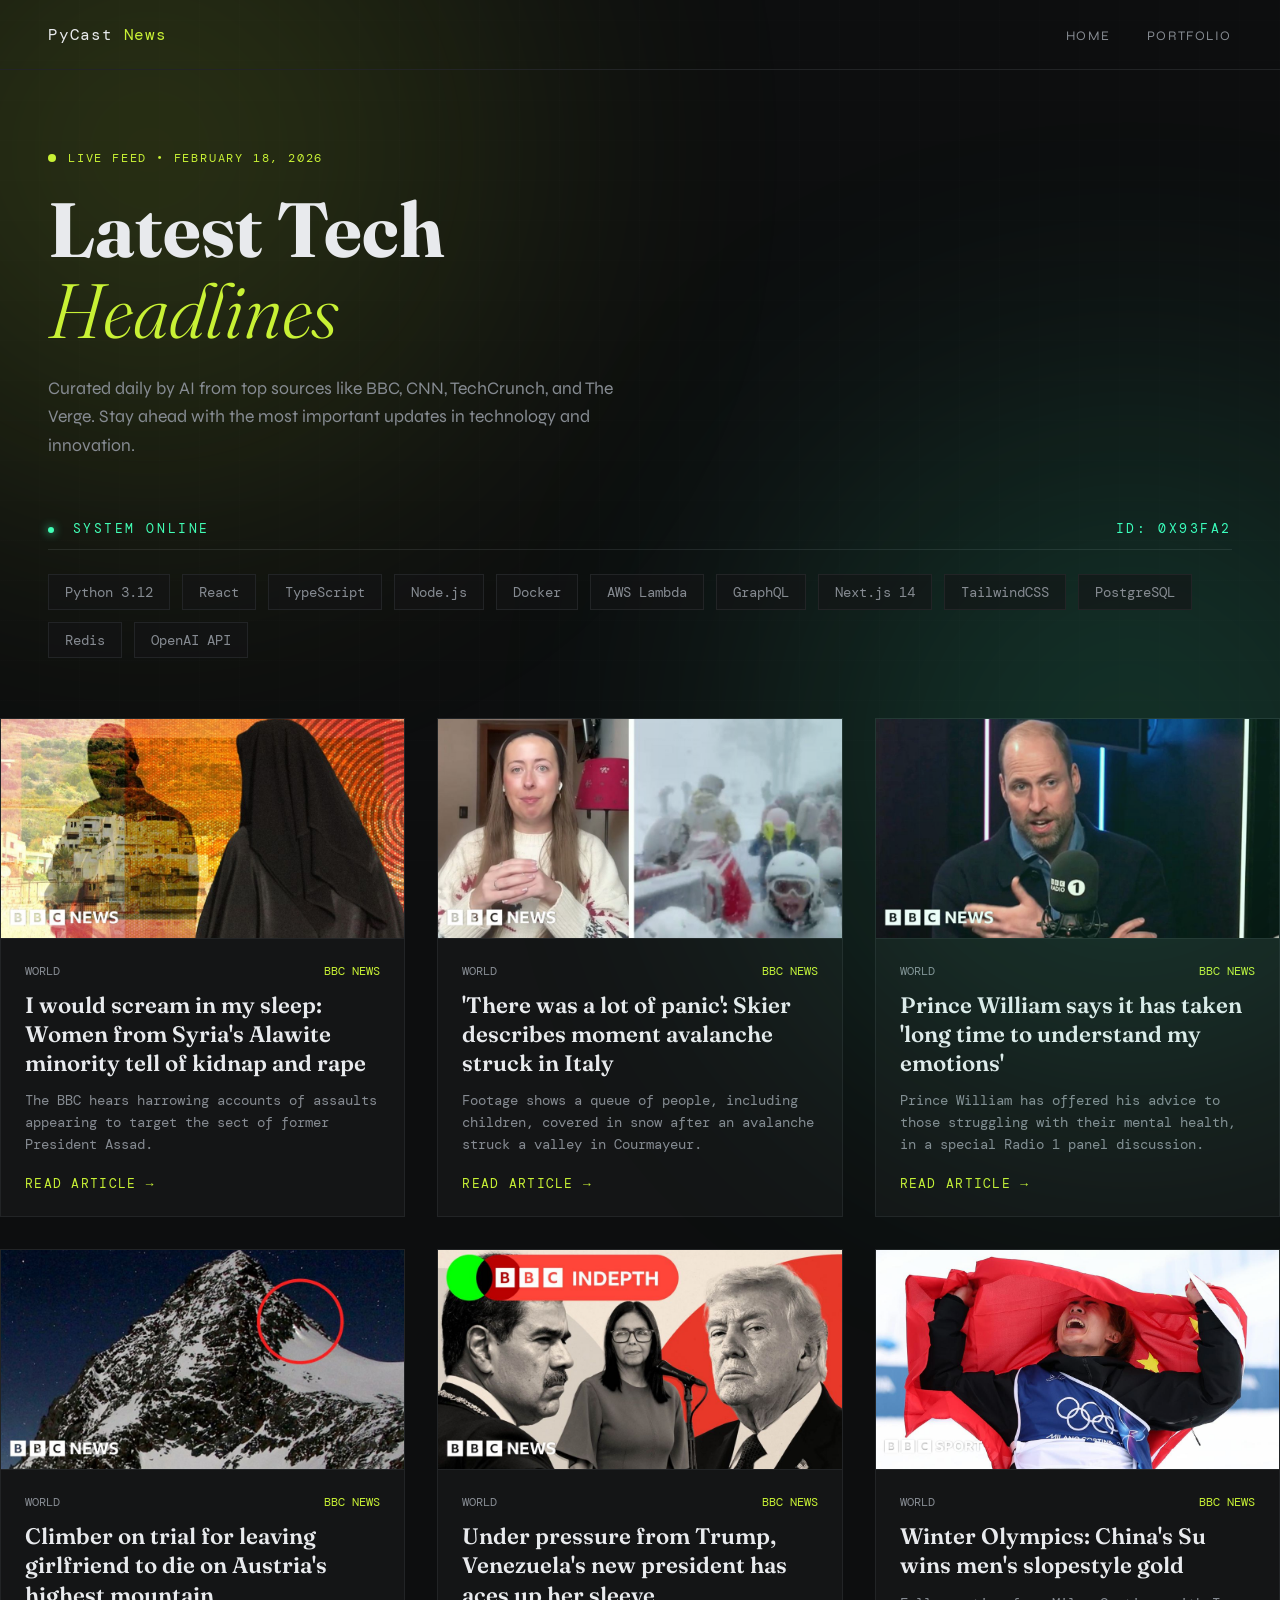
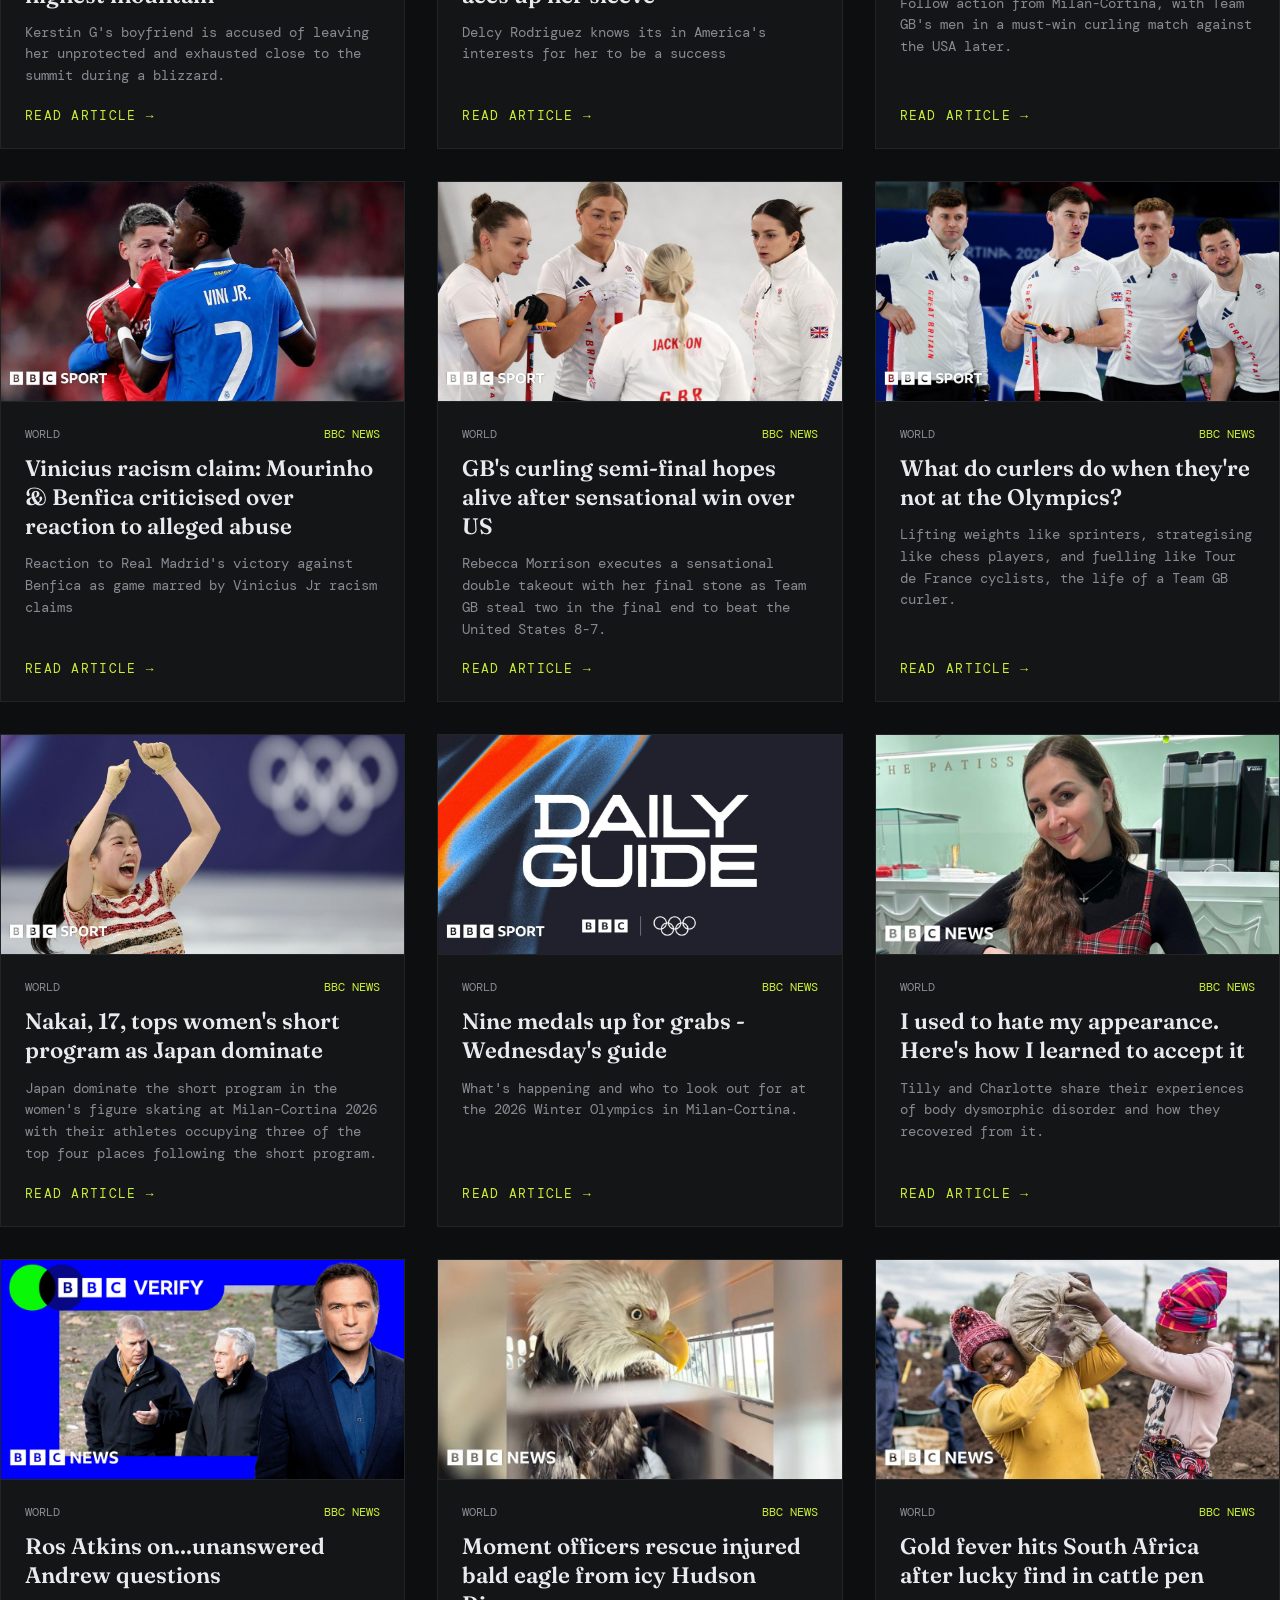
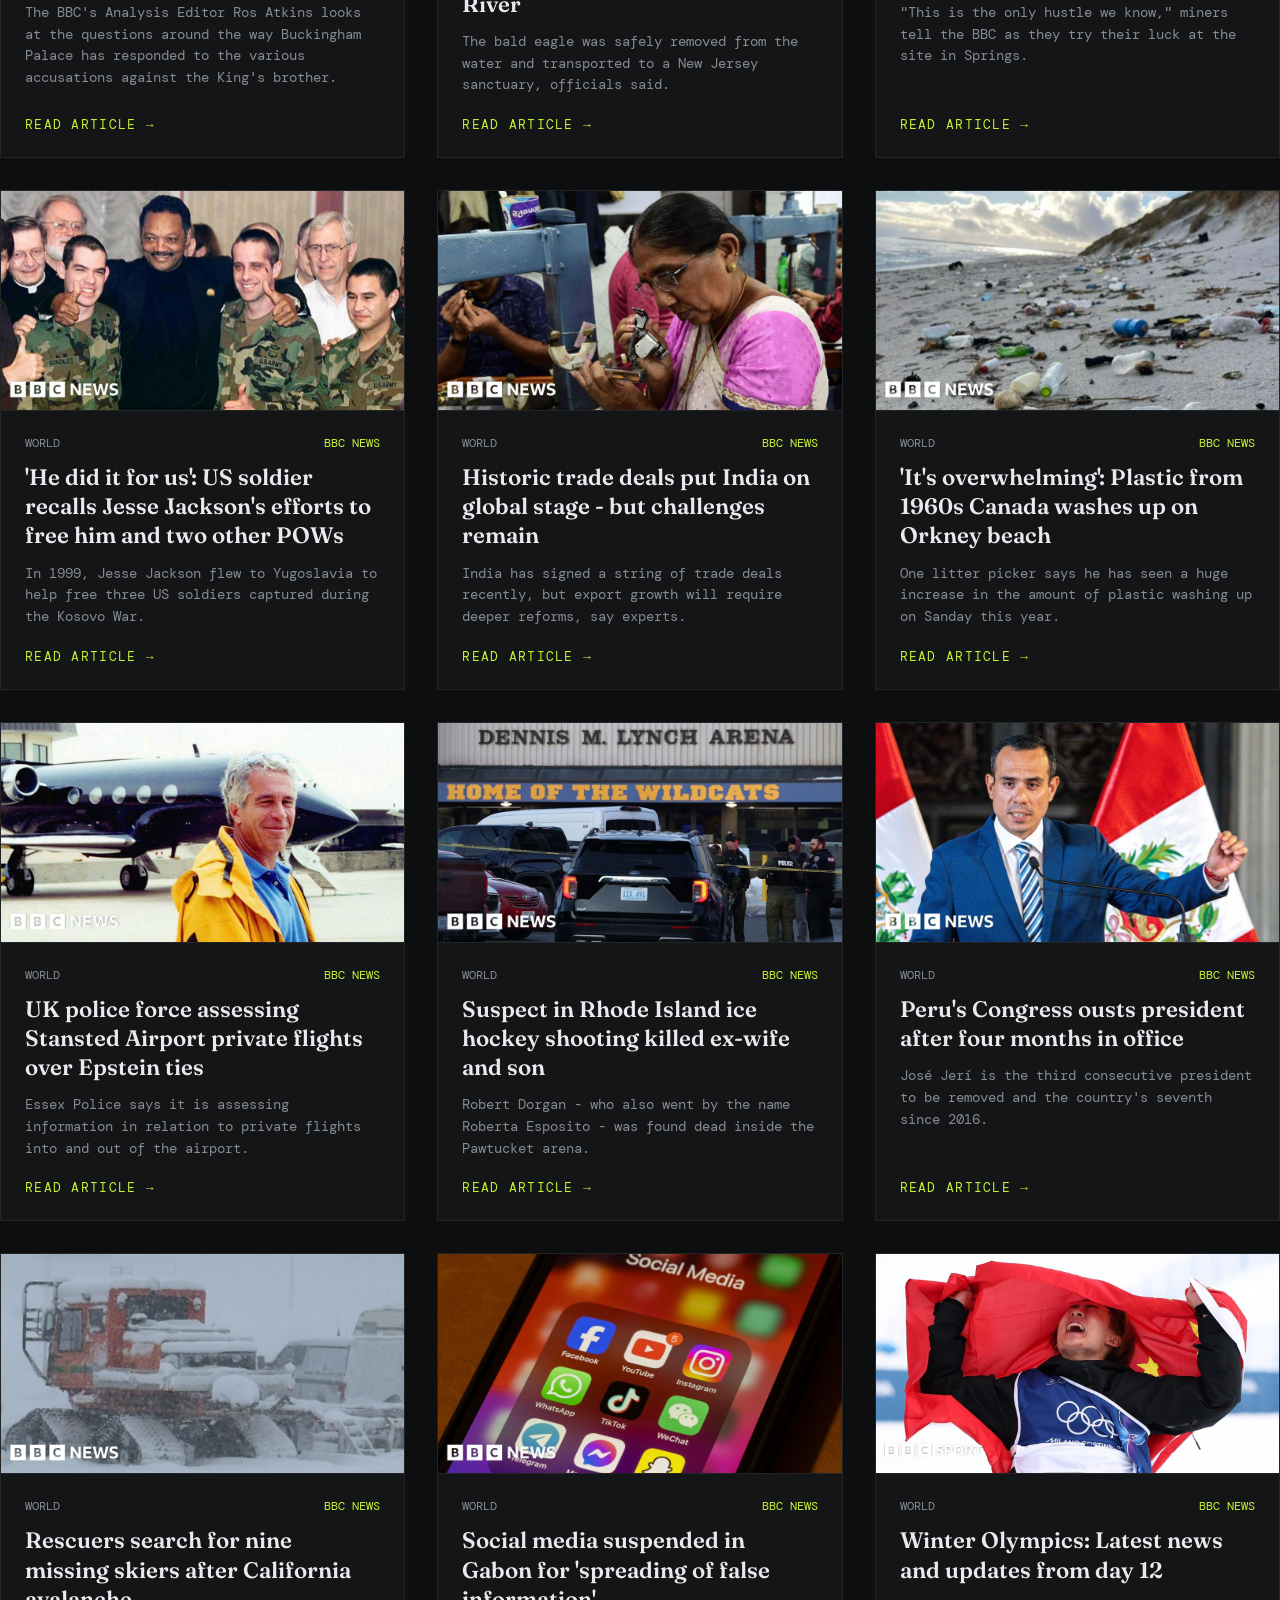
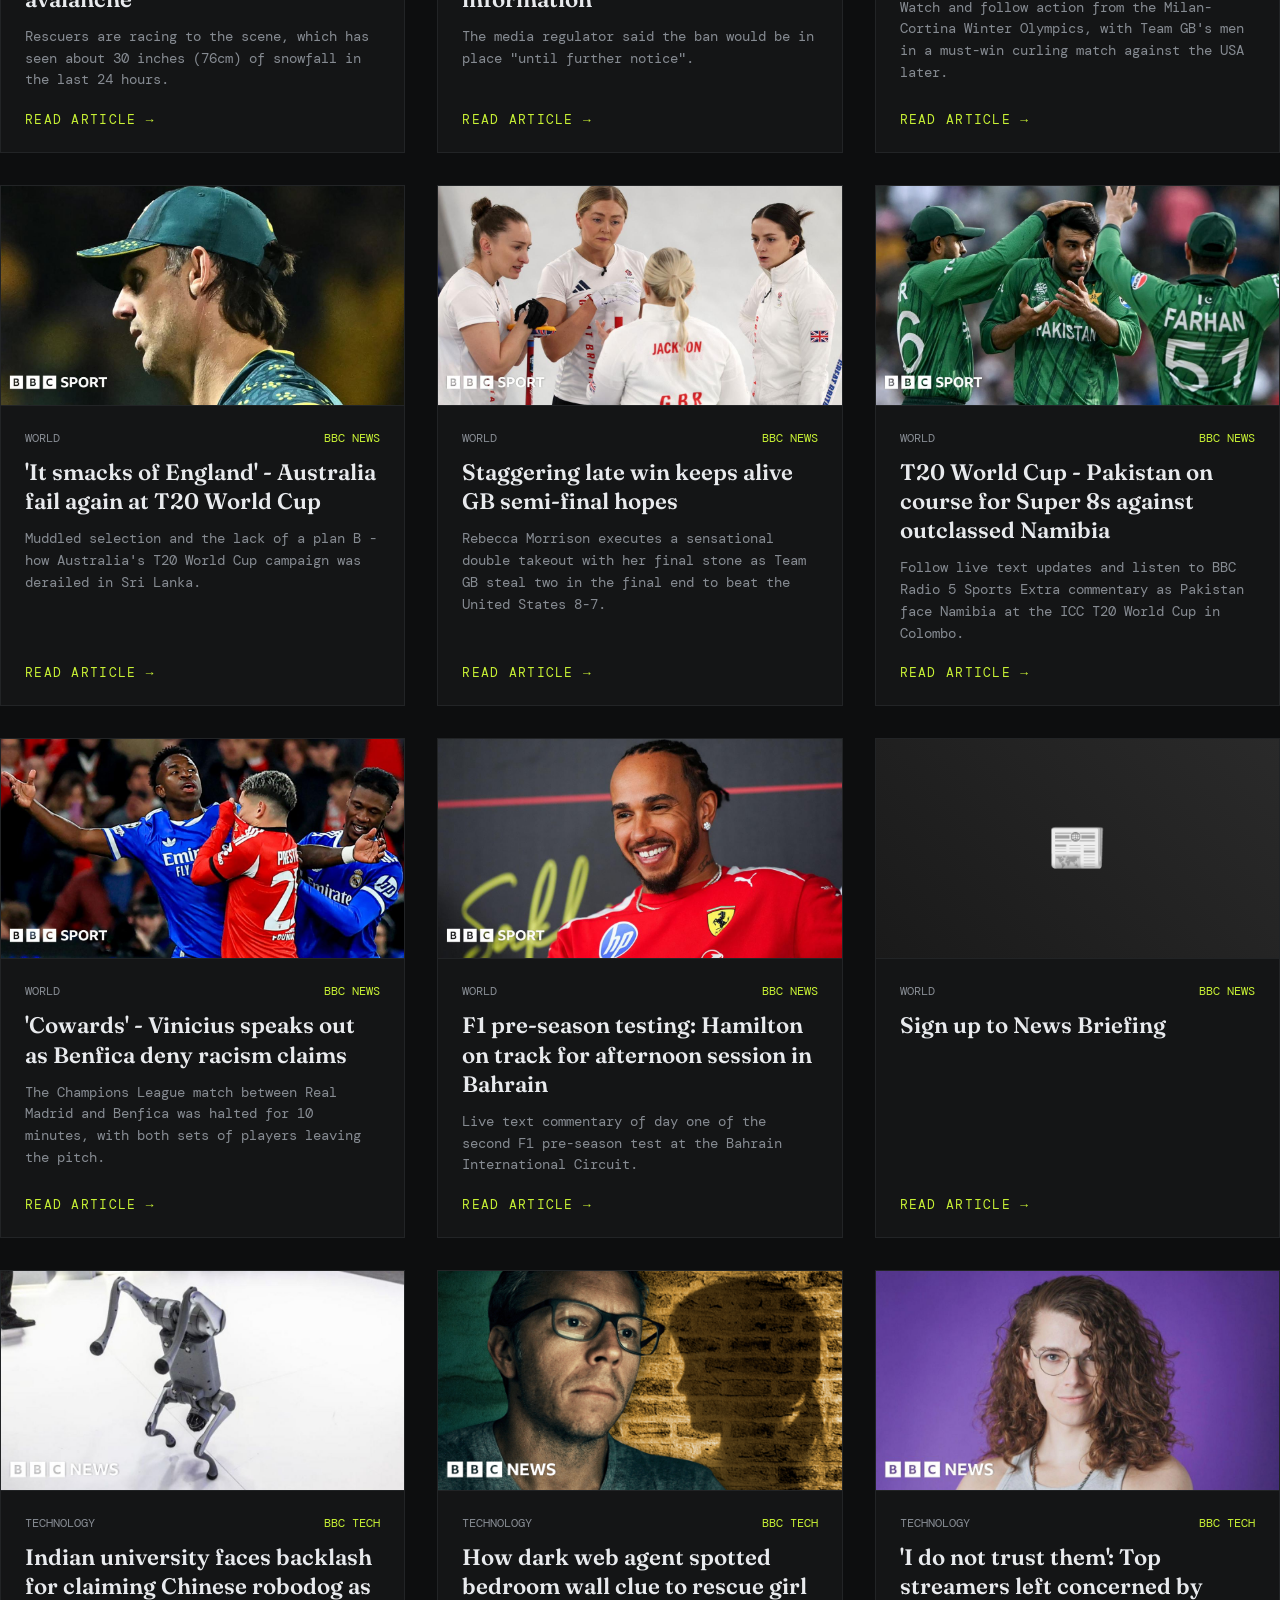
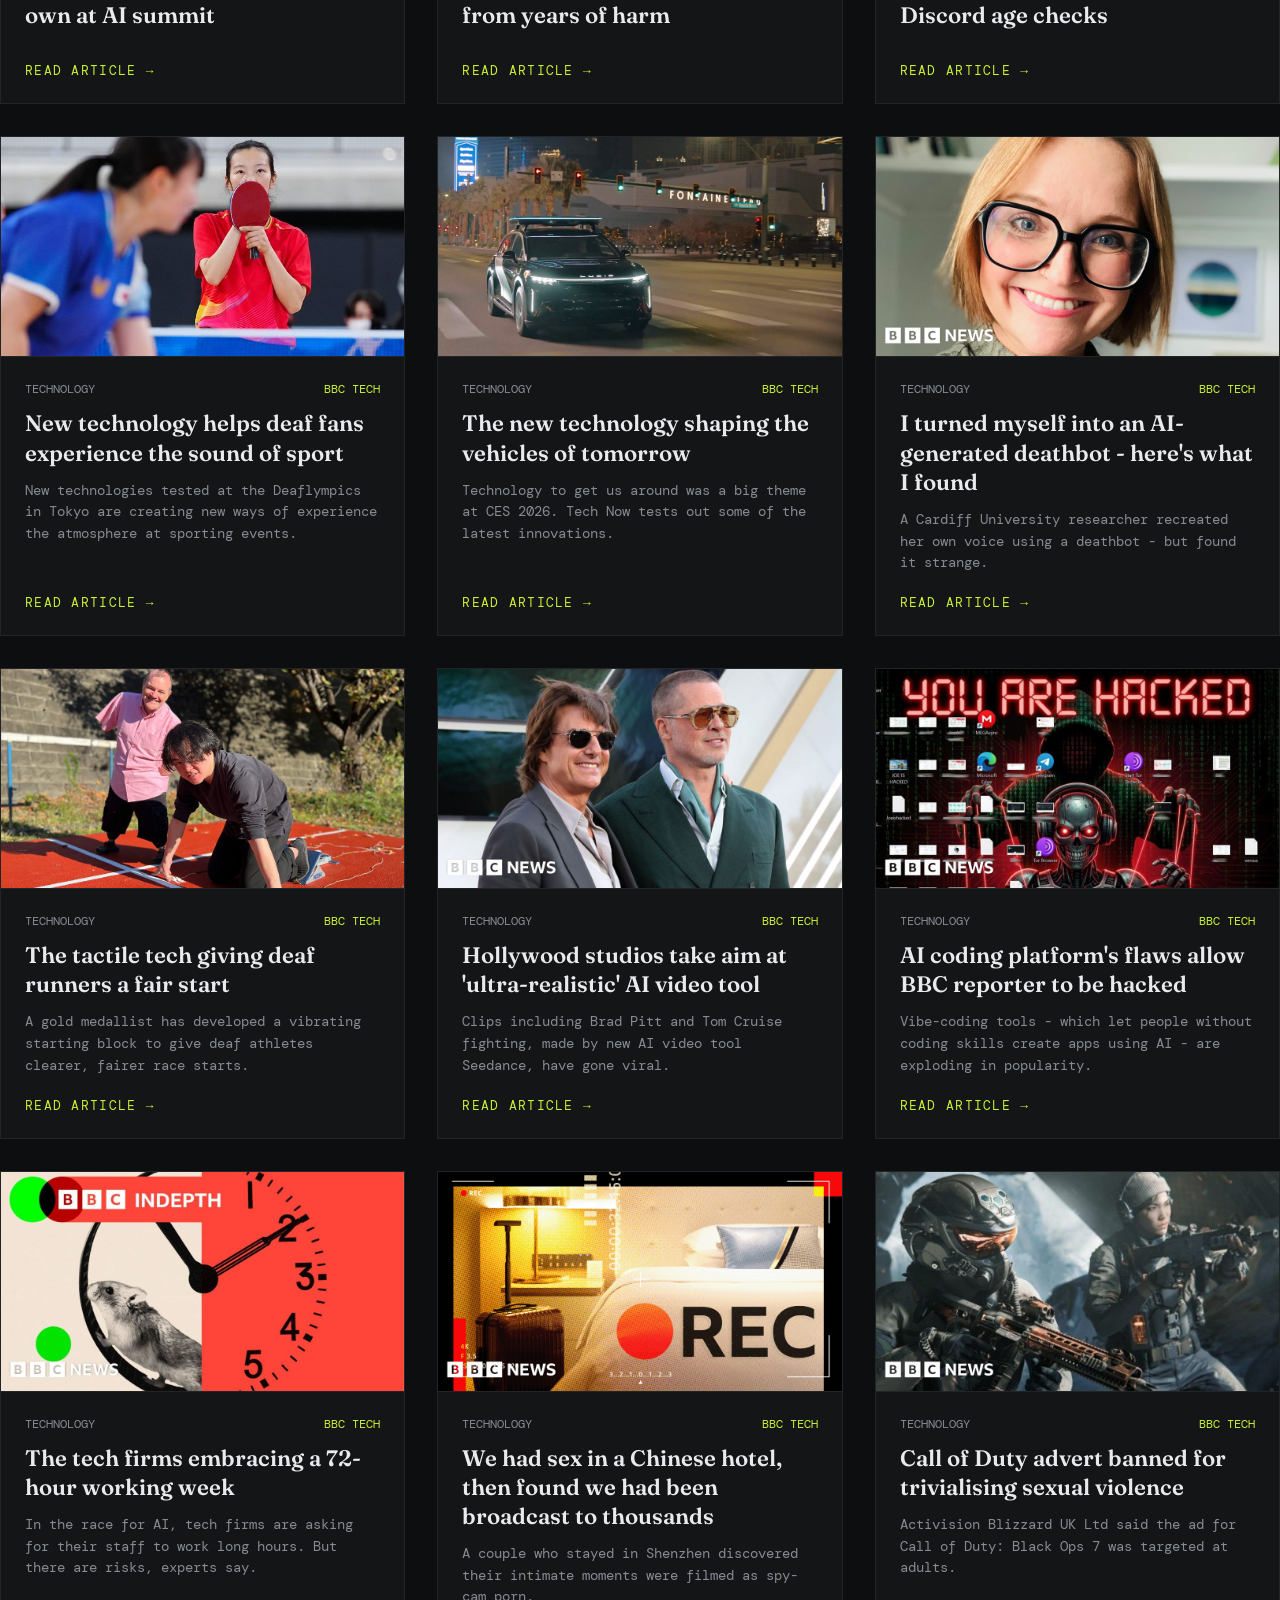
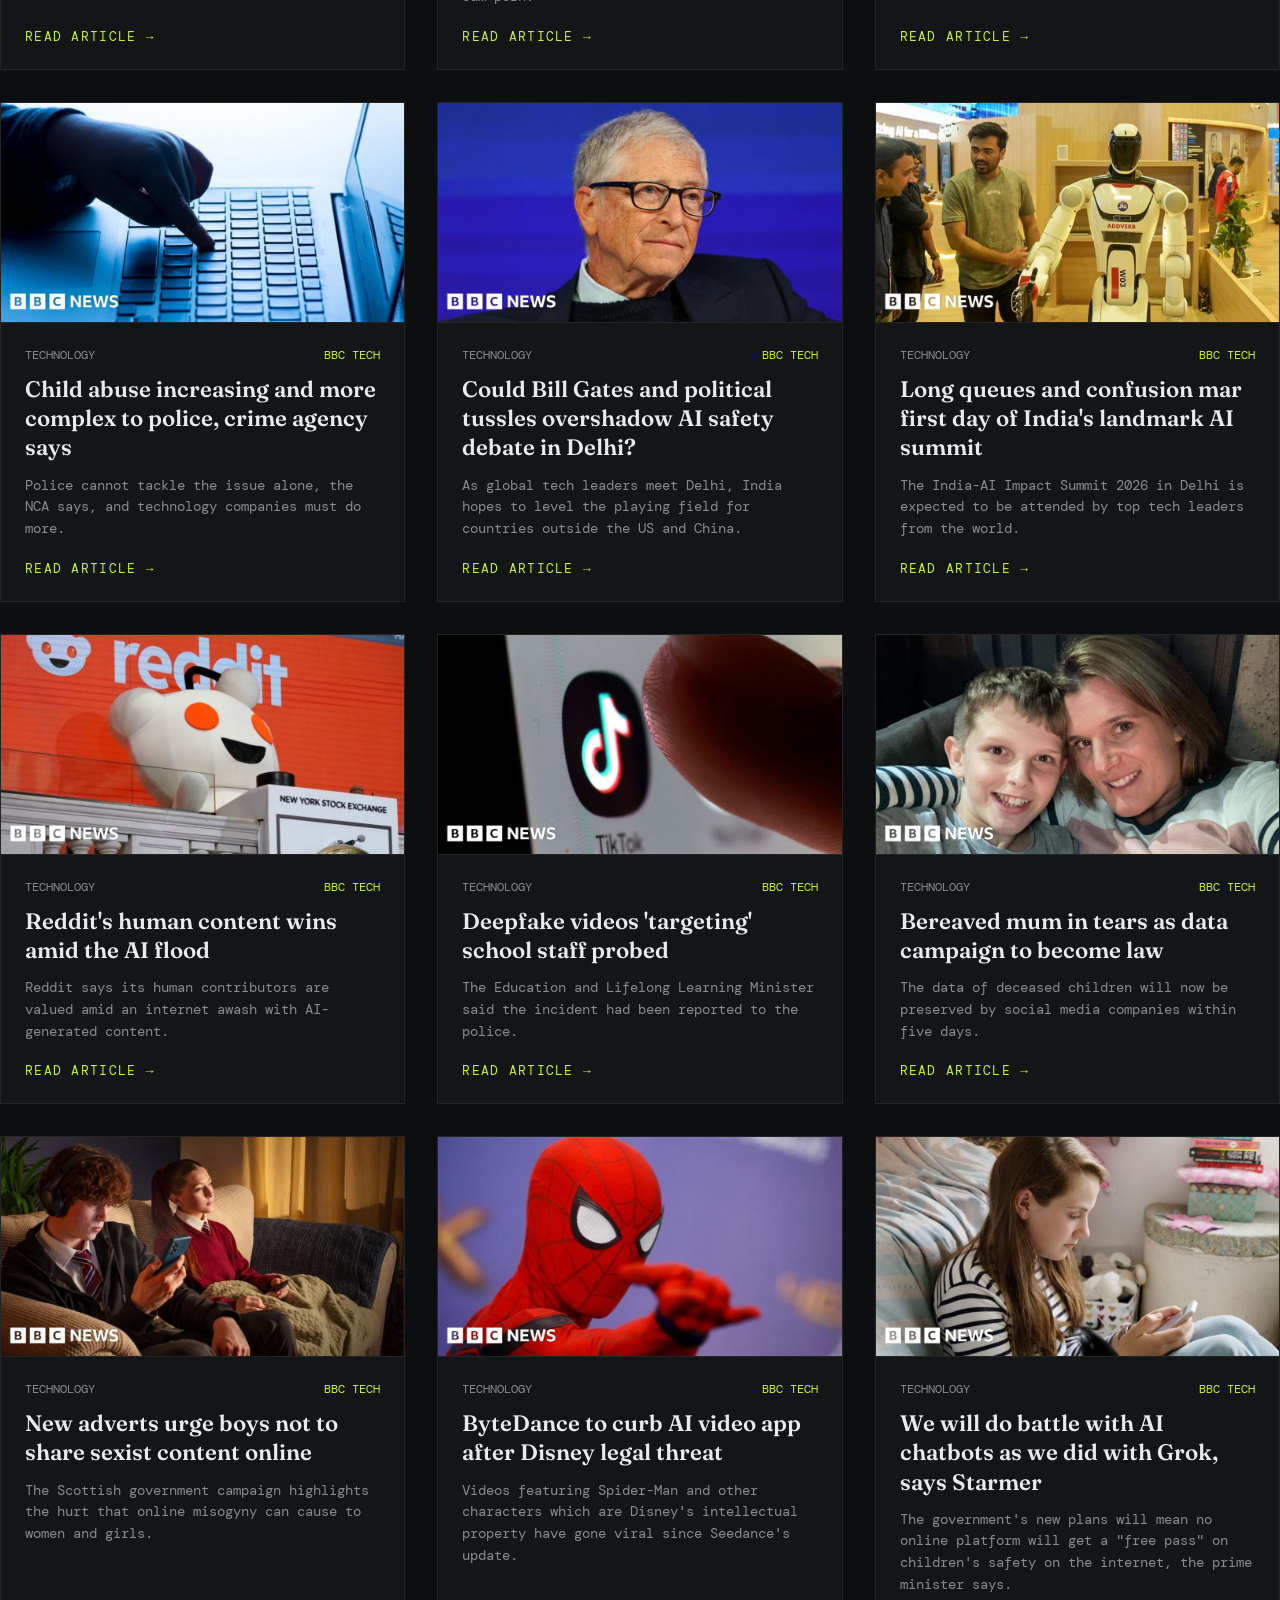
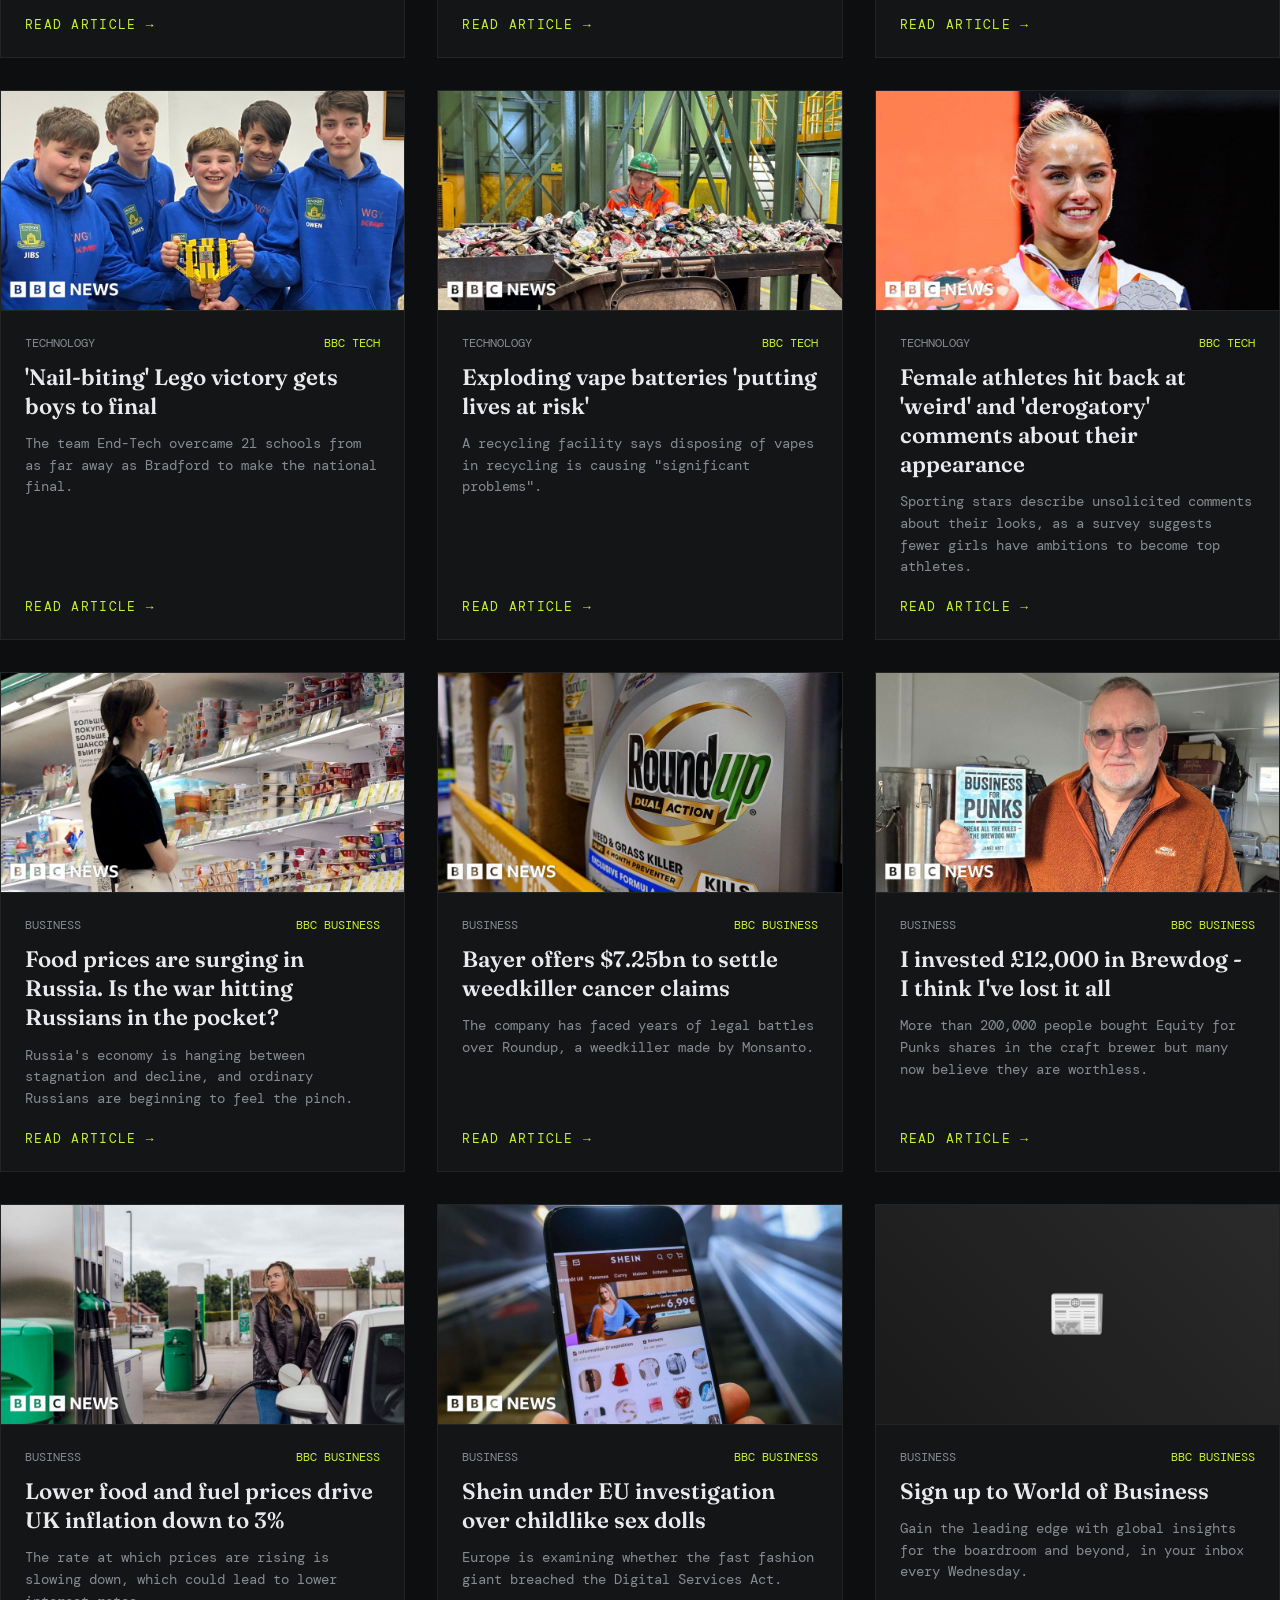
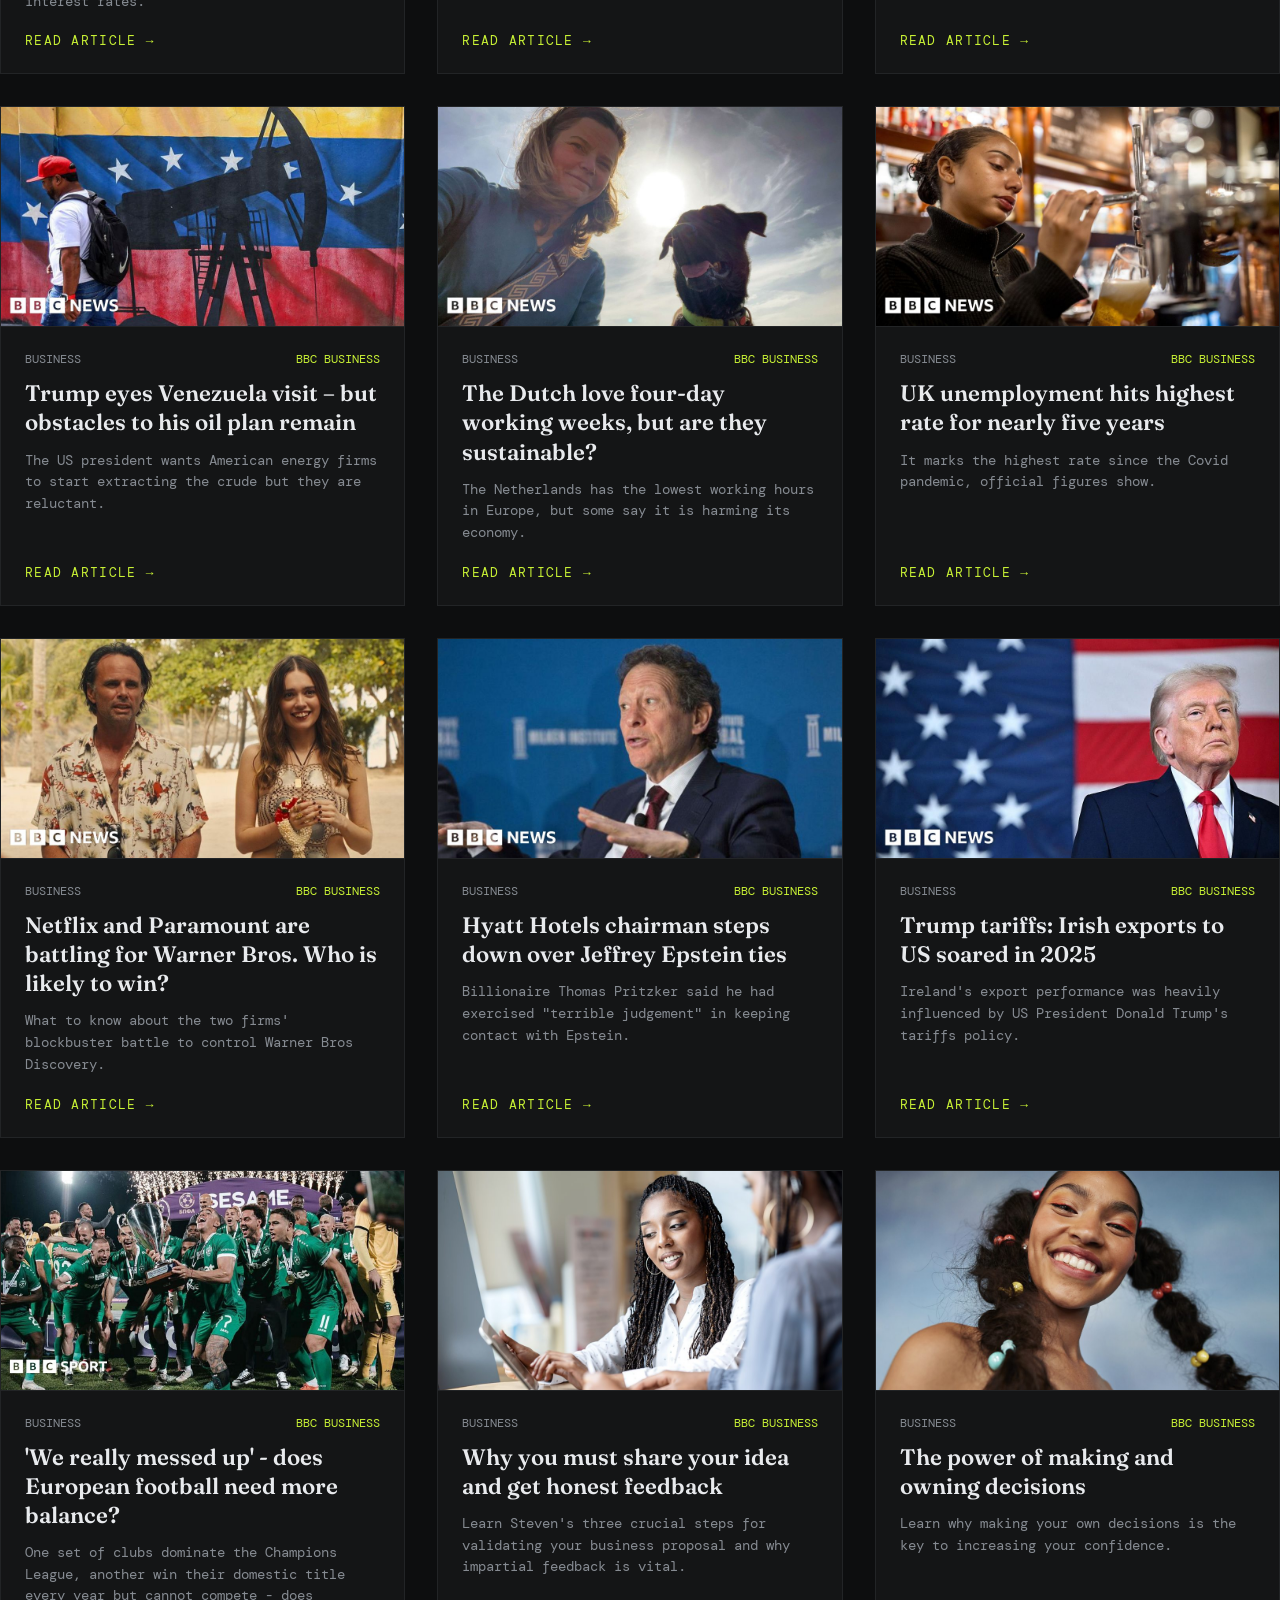
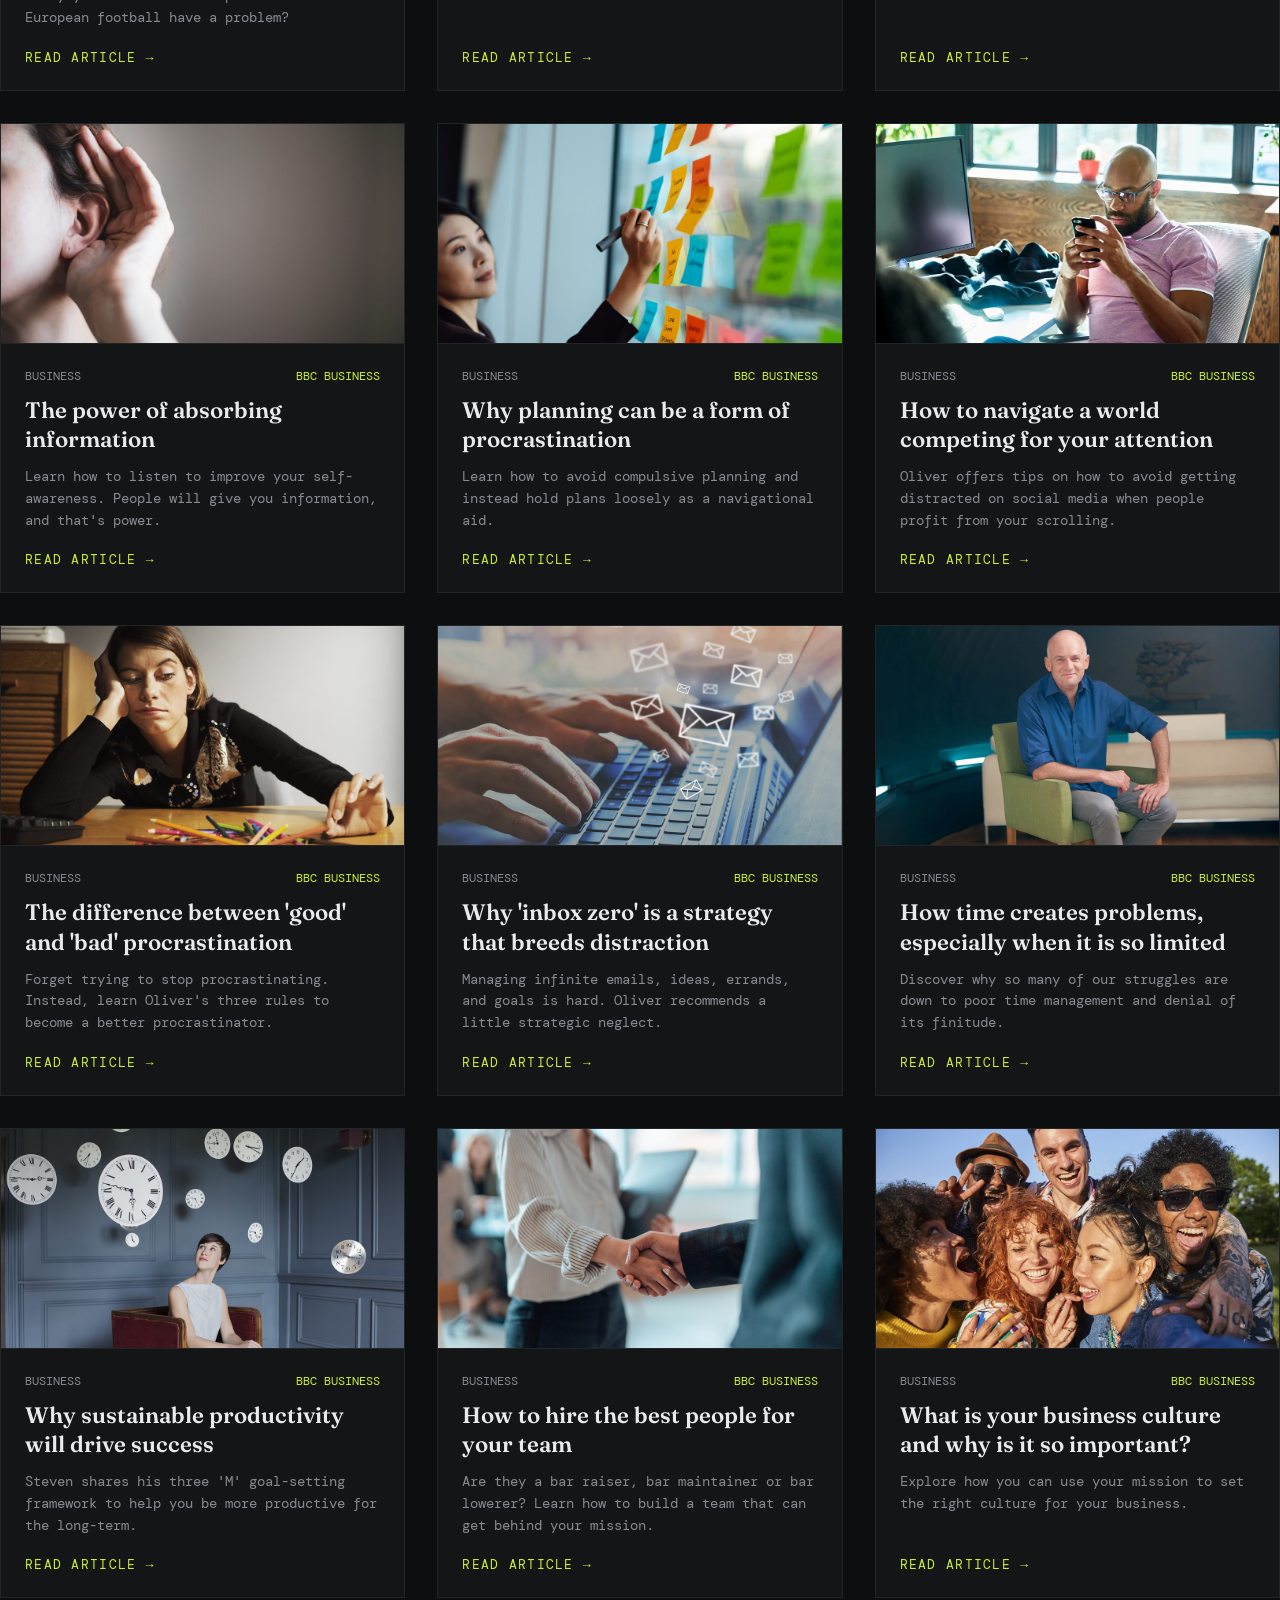
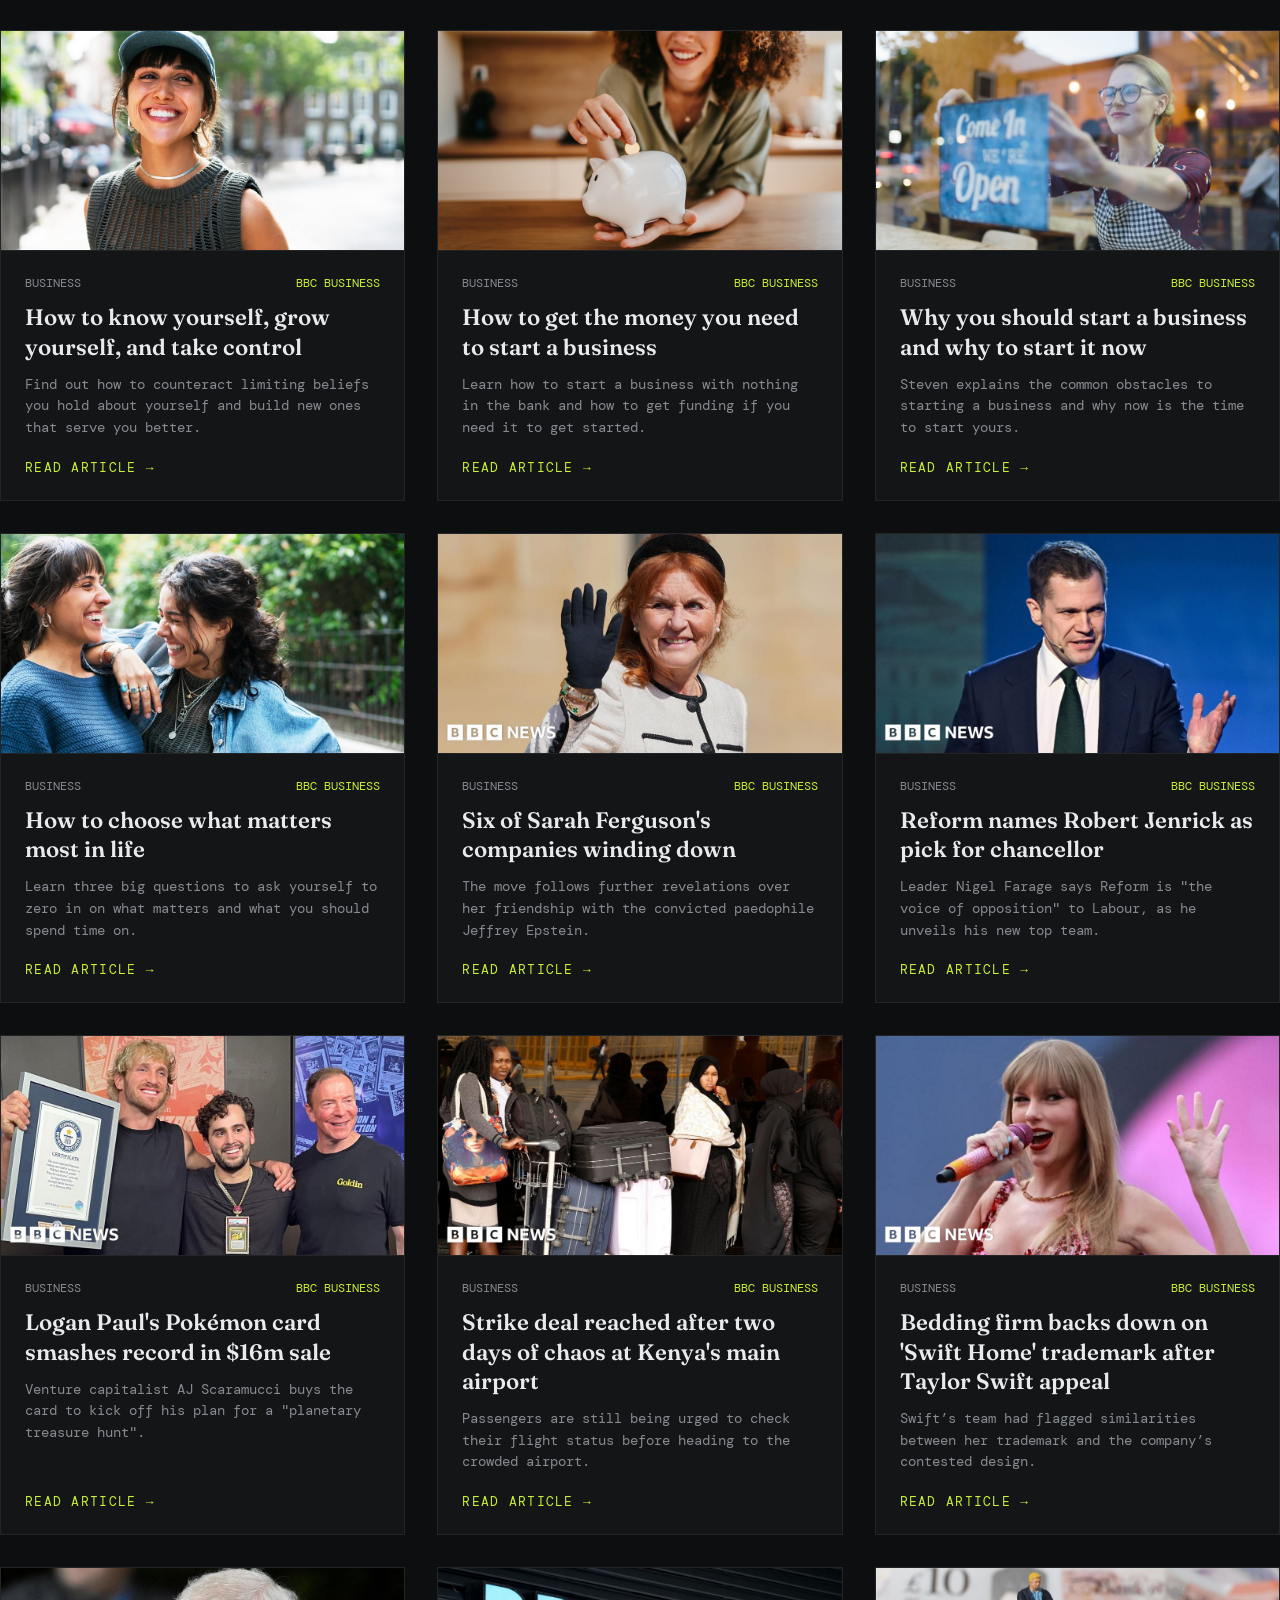
<file: news.html>
<!DOCTYPE html>
<html lang="en">

<head>
  <meta charset="UTF-8" />
  <meta name="viewport" content="width=device-width, initial-scale=1.0" />
  <title>PyCast — Automated Python News Aggregator | Asbin Thapa</title>
  <meta name="description"
    content="PyCast News — A Python-powered news aggregator displaying the latest tech, AI, and cybersecurity headlines. Built by Asbin Thapa.">
  <link rel="preconnect" href="https://fonts.googleapis.com" />
  <link
    href="https://fonts.googleapis.com/css2?family=DM+Mono:wght@400;500&family=Fraunces:ital,wght@0,300;0,700;1,300&family=Syne:wght@400;800&display=swap"
    rel="stylesheet" />
  <style>
    :root {
      --bg: #0d0e0f;
      --surface: #141516;
      --border: #222426;
      --accent: #c8f135;
      --accent2: #3bffbd;
      --muted: #5a5e64;
      --text: #e8eaed;
      --text-dim: #868b92;
    }

    *,
    *::before,
    *::after {
      box-sizing: border-box;
      margin: 0;
      padding: 0;
    }

    body {
      background: var(--bg);
      color: var(--text);
      font-family: 'Syne', sans-serif;
      min-height: 100vh;
      overflow-x: hidden;
    }

    /* ── GRID NOISE TEXTURE ── */
    body::before {
      content: '';
      position: fixed;
      inset: 0;
      background-image:
        repeating-linear-gradient(0deg, transparent, transparent 39px, rgba(255, 255, 255, 0.018) 40px),
        repeating-linear-gradient(90deg, transparent, transparent 39px, rgba(255, 255, 255, 0.018) 40px);
      pointer-events: none;
      z-index: 0;
    }

    /* ── GLOW BLOB ── */
    .glow {
      position: fixed;
      width: 700px;
      height: 700px;
      border-radius: 50%;
      filter: blur(140px);
      pointer-events: none;
      z-index: 0;
      opacity: 0.15;
    }

    .glow-1 {
      background: var(--accent);
      top: -200px;
      left: -200px;
    }

    .glow-2 {
      background: var(--accent2);
      bottom: -200px;
      right: -200px;
    }

    /* ── NAV ── */
    nav {
      position: relative;
      z-index: 10;
      display: flex;
      justify-content: space-between;
      align-items: center;
      padding: 24px 48px;
      border-bottom: 1px solid var(--border);
    }

    .nav-logo {
      font-family: 'DM Mono', monospace;
      font-size: 1rem;
      letter-spacing: 0.05em;
    }

    .nav-logo span {
      color: var(--accent);
    }

    .nav-links {
      display: flex;
      gap: 36px;
      list-style: none;
    }

    .nav-links a {
      text-decoration: none;
      color: var(--text-dim);
      font-size: 0.82rem;
      letter-spacing: 0.12em;
      text-transform: uppercase;
      transition: color 0.2s;
    }

    .nav-links a:hover {
      color: var(--accent);
    }

    /* ── HERO ── */
    .hero {
      position: relative;
      z-index: 5;
      padding: 80px 48px 60px;
      max-width: 1400px;
      margin: 0 auto;
    }

    .hero-eyebrow {
      display: flex;
      align-items: center;
      gap: 12px;
      margin-bottom: 24px;
    }

    .eyebrow-dot {
      width: 8px;
      height: 8px;
      background: var(--accent);
      border-radius: 50%;
      animation: blink 1.4s step-end infinite;
    }

    @keyframes blink {

      0%,
      100% {
        opacity: 1
      }

      50% {
        opacity: 0
      }
    }

    .eyebrow-text {
      font-family: 'DM Mono', monospace;
      font-size: 0.75rem;
      color: var(--accent);
      letter-spacing: 0.15em;
      text-transform: uppercase;
    }

    .hero-title {
      font-family: 'Fraunces', serif;
      font-size: clamp(3rem, 6vw, 5rem);
      font-weight: 700;
      line-height: 1.05;
      margin-bottom: 24px;
    }

    .hero-title span {
      color: var(--accent);
      font-style: italic;
      font-weight: 300;
    }

    .hero-desc {
      color: var(--text-dim);
      font-size: 1.1rem;
      line-height: 1.6;
      max-width: 600px;
      font-family: 'Syne', sans-serif;
    }

    /* ── NEWS GRID ── */
    .news-grid {
      display: grid;
      grid-template-columns: repeat(3, 1fr);
      gap: 32px;
      margin-top: 40px;
    }

    .news-card {
      background: var(--surface);
      border: 1px solid var(--border);
      display: flex;
      flex-direction: column;
      transition: transform 0.3s, border-color 0.3s;
      text-decoration: none;
      color: inherit;
      overflow: hidden;
    }

    .news-card:hover {
      transform: translateY(-8px);
      border-color: var(--accent);
    }

    .card-img {
      width: 100%;
      height: 220px;
      object-fit: cover;
      border-bottom: 1px solid var(--border);
    }

    .card-placeholder {
      width: 100%;
      height: 220px;
      background: linear-gradient(45deg, #1a1a1a, #2a2a2a);
      display: flex;
      align-items: center;
      justify-content: center;
      font-size: 3rem;
      border-bottom: 1px solid var(--border);
    }

    .card-body {
      padding: 24px;
      flex: 1;
      display: flex;
      flex-direction: column;
    }

    .card-meta {
      display: flex;
      justify-content: space-between;
      font-family: 'DM Mono', monospace;
      font-size: 0.75rem;
      color: var(--text-dim);
      margin-bottom: 12px;
      text-transform: uppercase;
    }

    .card-source {
      color: var(--accent);
    }

    .card-title {
      font-family: 'Fraunces', serif;
      font-size: 1.4rem;
      font-weight: 600;
      line-height: 1.3;
      margin-bottom: 12px;
    }

    .card-desc {
      font-family: 'DM Mono', monospace;
      font-size: 0.85rem;
      color: var(--text-dim);
      line-height: 1.6;
      margin-bottom: 20px;
      flex: 1;
      display: -webkit-box;
      -webkit-line-clamp: 4;
      -webkit-box-orient: vertical;
      overflow: hidden;
    }

    .read-more {
      font-family: 'DM Mono', monospace;
      font-size: 0.8rem;
      color: var(--accent);
      text-transform: uppercase;
      letter-spacing: 0.1em;
      margin-top: auto;
    }

    @media (max-width: 1024px) {
      .news-grid {
        grid-template-columns: repeat(2, 1fr);
      }
    }

    @media (max-width: 768px) {
      .news-grid {
        grid-template-columns: 1fr;
      }

      .hero {
        padding: 60px 24px;
      }

      nav {
        padding: 20px;
      }
    }

    .terminal-container {
      max-width: 1200px;
      margin: 60px auto;
      background: #0d0e0f;
      border: 1px solid #333;
      border-radius: 6px;
      box-shadow: 0 10px 30px rgba(0, 0, 0, 0.5);
      font-family: 'DM Mono', monospace;
      overflow: hidden;
    }

    .terminal-header {
      background: #1a1b1c;
      padding: 10px 15px;
      display: flex;
      align-items: center;
      border-bottom: 1px solid #333;
    }

    .terminal-buttons {
      display: flex;
      gap: 8px;
    }

    .t-btn {
      width: 12px;
      height: 12px;
      border-radius: 50%;
    }

    .t-close {
      background: #ff5f56;
    }

    .t-min {
      background: #ffbd2e;
    }

    .t-max {
      background: #27c93f;
    }

    .terminal-title {
      margin-left: 20px;
      color: #888;
      font-size: 0.8rem;
    }

    .terminal-body {
      padding: 20px;
      color: #3bffbd;
      font-size: 0.9rem;
      line-height: 1.6;
    }

    .t-line {
      margin-bottom: 5px;
    }

    .t-cmd {
      color: #fff;
    }

    .t-cursor {
      display: inline-block;
      width: 8px;
      height: 15px;
      background: #3bffbd;
      animation: blink 1s infinite;
      vertical-align: middle;
    }

    @keyframes blink {
      50% {
        opacity: 0;
      }
    }

    /* ── CYBER STACK ── */
    .cyber-stack {
      max-width: 1400px;
      margin: 0 auto 60px;
      padding: 0 48px;
      font-family: 'DM Mono', monospace;
    }

    .cyber-header {
      display: flex;
      justify-content: space-between;
      border-bottom: 1px solid var(--border);
      padding-bottom: 12px;
      margin-bottom: 24px;
      color: var(--accent2);
      font-size: 0.8rem;
      letter-spacing: 0.2em;
      text-transform: uppercase;
    }

    .status-dot {
      display: inline-block;
      width: 6px;
      height: 6px;
      background: var(--accent2);
      border-radius: 50%;
      margin-right: 8px;
      box-shadow: 0 0 10px var(--accent2);
      animation: blink 2s infinite;
    }

    .cyber-grid {
      display: flex;
      flex-wrap: wrap;
      gap: 12px;
    }

    @keyframes float {
      0% {
        transform: translateY(0px);
      }

      50% {
        transform: translateY(-4px);
      }

      100% {
        transform: translateY(0px);
      }
    }

    .tech-badge {
      background: rgba(20, 21, 22, 0.6);
      border: 1px solid var(--border);
      padding: 8px 16px;
      font-size: 0.9rem;
      color: var(--text-dim);
      transition: all 0.3s;
      cursor: default;
      position: relative;
      overflow: hidden;
      animation: float 4s ease-in-out infinite;
    }

    .tech-badge:nth-child(even) {
      animation-delay: 1s;
    }

    .tech-badge:nth-child(3n) {
      animation-delay: 2s;
    }

    .tech-badge:hover {
      border-color: var(--accent);
      color: var(--accent);
      transform: translateY(-2px);
      box-shadow: 0 5px 15px rgba(200, 241, 53, 0.1);
      animation-play-state: paused;
    }

    .tech-badge::before {
      content: '';
      position: absolute;
      top: 0;
      left: -100%;
      width: 100%;
      height: 100%;
      background: linear-gradient(90deg, transparent, rgba(255, 255, 255, 0.05), transparent);
      transition: 0.5s;
    }

    .tech-badge:hover::before {
      left: 100%;
    }
  </style>
</head>

<body>
  <div class="glow glow-1"></div>
  <div class="glow glow-2"></div>

  <nav>
    <div class="nav-logo">PyCast <span>News</span></div>
    <ul class="nav-links">
      <li><a href="index.html">Home</a></li>
      <li><a href="index.html">Portfolio</a></li>
    </ul>
  </nav>

  <section class="hero">
    <div class="hero-eyebrow">
      <div class="eyebrow-dot"></div>
      <div class="eyebrow-text">Live Feed • February 18, 2026</div>
    </div>
    <h1 class="hero-title">Latest Tech<br><span>Headlines</span></h1>
    <p class="hero-desc">
      Curated daily by AI from top sources like BBC, CNN, TechCrunch, and The Verge.
      Stay ahead with the most important updates in technology and innovation.
    </p>
  </section>

  <section class="cyber-stack">
    <div class="cyber-header">
      <div class="cyber-status">
        <span class="status-dot"></span> SYSTEM ONLINE
      </div>
      <div class="cyber-id">ID: 0x93FA2</div>
    </div>
    <div class="cyber-grid">
      <div class="tech-badge">Python 3.12</div>
      <div class="tech-badge">React</div>
      <div class="tech-badge">TypeScript</div>
      <div class="tech-badge">Node.js</div>
      <div class="tech-badge">Docker</div>
      <div class="tech-badge">AWS Lambda</div>
      <div class="tech-badge">GraphQL</div>
      <div class="tech-badge">Next.js 14</div>
      <div class="tech-badge">TailwindCSS</div>
      <div class="tech-badge">PostgreSQL</div>
      <div class="tech-badge">Redis</div>
      <div class="tech-badge">OpenAI API</div>
    </div>
  </section>

  <div class="container">
    <div class="news-grid">

      <a href="https://www.bbc.com/news/articles/cn5g751pl7lo" target="_blank" class="news-card">
        <img src="img/news/article_0.jpg"
          alt="I would scream in my sleep: Women from Syria's Alawite minority tell of kidnap and rape" class="card-img"
          onerror="this.style.display='none';this.nextElementSibling.style.display='flex'">
        <div class="card-placeholder" style="display:none">📰</div>
        <div class="card-body">
          <div class="card-meta">
            <span class="card-category">World</span>
            <span class="card-source">BBC News</span>
          </div>
          <h3 class="card-title">I would scream in my sleep: Women from Syria's Alawite minority tell of kidnap and rape
          </h3>
          <p class="card-desc">The BBC hears harrowing accounts of assaults appearing to target the sect of former
            President Assad.</p>
          <div class="read-more">Read Article →</div>
        </div>
      </a>

      <a href="https://www.bbc.com/news/videos/cre0qz7v23go" target="_blank" class="news-card">
        <img src="img/news/article_1.jpg"
          alt="'There was a lot of panic': Skier describes moment avalanche struck in Italy" class="card-img"
          onerror="this.style.display='none';this.nextElementSibling.style.display='flex'">
        <div class="card-placeholder" style="display:none">📰</div>
        <div class="card-body">
          <div class="card-meta">
            <span class="card-category">World</span>
            <span class="card-source">BBC News</span>
          </div>
          <h3 class="card-title">'There was a lot of panic': Skier describes moment avalanche struck in Italy</h3>
          <p class="card-desc">Footage shows a queue of people, including children, covered in snow after an avalanche
            struck a valley in Courmayeur.</p>
          <div class="read-more">Read Article →</div>
        </div>
      </a>

      <a href="https://www.bbc.com/news/articles/cm21d4j26pdo" target="_blank" class="news-card">
        <img src="img/news/article_2.jpg" alt="Prince William says it has taken 'long time to understand my emotions'"
          class="card-img" onerror="this.style.display='none';this.nextElementSibling.style.display='flex'">
        <div class="card-placeholder" style="display:none">📰</div>
        <div class="card-body">
          <div class="card-meta">
            <span class="card-category">World</span>
            <span class="card-source">BBC News</span>
          </div>
          <h3 class="card-title">Prince William says it has taken 'long time to understand my emotions'</h3>
          <p class="card-desc">Prince William has offered his advice to those struggling with their mental health, in a
            special Radio 1 panel discussion.</p>
          <div class="read-more">Read Article →</div>
        </div>
      </a>

      <a href="https://www.bbc.com/news/articles/c5yv9plyjgpo" target="_blank" class="news-card">
        <img src="img/news/article_3.jpg"
          alt="Climber on trial for leaving girlfriend to die on Austria's highest mountain" class="card-img"
          onerror="this.style.display='none';this.nextElementSibling.style.display='flex'">
        <div class="card-placeholder" style="display:none">📰</div>
        <div class="card-body">
          <div class="card-meta">
            <span class="card-category">World</span>
            <span class="card-source">BBC News</span>
          </div>
          <h3 class="card-title">Climber on trial for leaving girlfriend to die on Austria's highest mountain</h3>
          <p class="card-desc">Kerstin G's boyfriend is accused of leaving her unprotected and exhausted close to the
            summit during a blizzard.</p>
          <div class="read-more">Read Article →</div>
        </div>
      </a>

      <a href="https://www.bbc.com/news/articles/cn87rv0jdy1o" target="_blank" class="news-card">
        <img src="img/news/article_4.jpg"
          alt="Under pressure from Trump, Venezuela's new president has aces up her sleeve" class="card-img"
          onerror="this.style.display='none';this.nextElementSibling.style.display='flex'">
        <div class="card-placeholder" style="display:none">📰</div>
        <div class="card-body">
          <div class="card-meta">
            <span class="card-category">World</span>
            <span class="card-source">BBC News</span>
          </div>
          <h3 class="card-title">Under pressure from Trump, Venezuela's new president has aces up her sleeve</h3>
          <p class="card-desc">Delcy Rodriguez knows its in America's interests for her to be a success</p>
          <div class="read-more">Read Article →</div>
        </div>
      </a>

      <a href="https://www.bbc.com/sport/winter-olympics/live/c62nv57d85et" target="_blank" class="news-card">
        <img src="img/news/article_5.jpg" alt="Winter Olympics: China's Su wins men's slopestyle gold" class="card-img"
          onerror="this.style.display='none';this.nextElementSibling.style.display='flex'">
        <div class="card-placeholder" style="display:none">📰</div>
        <div class="card-body">
          <div class="card-meta">
            <span class="card-category">World</span>
            <span class="card-source">BBC News</span>
          </div>
          <h3 class="card-title">Winter Olympics: China's Su wins men's slopestyle gold</h3>
          <p class="card-desc">Follow action from Milan-Cortina, with Team GB's men in a must-win curling match against
            the USA later.</p>
          <div class="read-more">Read Article →</div>
        </div>
      </a>

      <a href="https://www.bbc.com/sport/football/live/ce8nvdd3jy6t" target="_blank" class="news-card">
        <img src="img/news/article_6.jpg"
          alt="Vinicius racism claim: Mourinho & Benfica criticised over reaction to alleged abuse" class="card-img"
          onerror="this.style.display='none';this.nextElementSibling.style.display='flex'">
        <div class="card-placeholder" style="display:none">📰</div>
        <div class="card-body">
          <div class="card-meta">
            <span class="card-category">World</span>
            <span class="card-source">BBC News</span>
          </div>
          <h3 class="card-title">Vinicius racism claim: Mourinho & Benfica criticised over reaction to alleged abuse
          </h3>
          <p class="card-desc">Reaction to Real Madrid's victory against Benfica as game marred by Vinicius Jr racism
            claims</p>
          <div class="read-more">Read Article →</div>
        </div>
      </a>

      <a href="https://www.bbc.com/sport/articles/c0q3nejy1pjo" target="_blank" class="news-card">
        <img src="img/news/article_7.jpg" alt="GB's curling semi-final hopes alive after sensational win over US"
          class="card-img" onerror="this.style.display='none';this.nextElementSibling.style.display='flex'">
        <div class="card-placeholder" style="display:none">📰</div>
        <div class="card-body">
          <div class="card-meta">
            <span class="card-category">World</span>
            <span class="card-source">BBC News</span>
          </div>
          <h3 class="card-title">GB's curling semi-final hopes alive after sensational win over US</h3>
          <p class="card-desc">Rebecca Morrison executes a sensational double takeout with her final stone as Team GB
            steal two in the final end to beat the United States 8-7.</p>
          <div class="read-more">Read Article →</div>
        </div>
      </a>

      <a href="https://www.bbc.com/sport/articles/cm28nrn8274o" target="_blank" class="news-card">
        <img src="img/news/article_8.jpg" alt="What do curlers do when they're not at the Olympics?" class="card-img"
          onerror="this.style.display='none';this.nextElementSibling.style.display='flex'">
        <div class="card-placeholder" style="display:none">📰</div>
        <div class="card-body">
          <div class="card-meta">
            <span class="card-category">World</span>
            <span class="card-source">BBC News</span>
          </div>
          <h3 class="card-title">What do curlers do when they're not at the Olympics?</h3>
          <p class="card-desc">Lifting weights like sprinters, strategising like chess players, and fuelling like Tour
            de France cyclists, the life of a Team GB curler.</p>
          <div class="read-more">Read Article →</div>
        </div>
      </a>

      <a href="https://www.bbc.com/sport/articles/cy8g3je5y80o" target="_blank" class="news-card">
        <img src="img/news/article_9.jpg" alt="Nakai, 17, tops women's short program as Japan dominate" class="card-img"
          onerror="this.style.display='none';this.nextElementSibling.style.display='flex'">
        <div class="card-placeholder" style="display:none">📰</div>
        <div class="card-body">
          <div class="card-meta">
            <span class="card-category">World</span>
            <span class="card-source">BBC News</span>
          </div>
          <h3 class="card-title">Nakai, 17, tops women's short program as Japan dominate</h3>
          <p class="card-desc">Japan dominate the short program in the women's figure skating at Milan-Cortina 2026 with
            their athletes occupying three of the top four places following the short program.</p>
          <div class="read-more">Read Article →</div>
        </div>
      </a>

      <a href="https://www.bbc.com/sport/articles/c338y36kngzo" target="_blank" class="news-card">
        <img src="img/news/article_10.jpg" alt="Nine medals up for grabs - Wednesday's guide" class="card-img"
          onerror="this.style.display='none';this.nextElementSibling.style.display='flex'">
        <div class="card-placeholder" style="display:none">📰</div>
        <div class="card-body">
          <div class="card-meta">
            <span class="card-category">World</span>
            <span class="card-source">BBC News</span>
          </div>
          <h3 class="card-title">Nine medals up for grabs - Wednesday's guide</h3>
          <p class="card-desc">What's happening and who to look out for at the 2026 Winter Olympics in Milan-Cortina.
          </p>
          <div class="read-more">Read Article →</div>
        </div>
      </a>

      <a href="https://www.bbc.com/news/articles/cre2pelrpwzo" target="_blank" class="news-card">
        <img src="img/news/article_11.jpg" alt="I used to hate my appearance. Here's how I learned to accept it"
          class="card-img" onerror="this.style.display='none';this.nextElementSibling.style.display='flex'">
        <div class="card-placeholder" style="display:none">📰</div>
        <div class="card-body">
          <div class="card-meta">
            <span class="card-category">World</span>
            <span class="card-source">BBC News</span>
          </div>
          <h3 class="card-title">I used to hate my appearance. Here's how I learned to accept it</h3>
          <p class="card-desc">Tilly and Charlotte share their experiences of body dysmorphic disorder and how they
            recovered from it.</p>
          <div class="read-more">Read Article →</div>
        </div>
      </a>

      <a href="https://www.bbc.com/news/videos/cpqw2p1z19vo" target="_blank" class="news-card">
        <img src="img/news/article_12.jpg" alt="Ros Atkins on...unanswered Andrew questions" class="card-img"
          onerror="this.style.display='none';this.nextElementSibling.style.display='flex'">
        <div class="card-placeholder" style="display:none">📰</div>
        <div class="card-body">
          <div class="card-meta">
            <span class="card-category">World</span>
            <span class="card-source">BBC News</span>
          </div>
          <h3 class="card-title">Ros Atkins on...unanswered Andrew questions</h3>
          <p class="card-desc">The BBC's Analysis Editor Ros Atkins looks at the questions around the way Buckingham
            Palace has responded to the various accusations against the King's brother.</p>
          <div class="read-more">Read Article →</div>
        </div>
      </a>

      <a href="https://www.bbc.com/news/videos/cly049er5xzo" target="_blank" class="news-card">
        <img src="img/news/article_13.jpg" alt="Moment officers rescue injured bald eagle from icy Hudson River"
          class="card-img" onerror="this.style.display='none';this.nextElementSibling.style.display='flex'">
        <div class="card-placeholder" style="display:none">📰</div>
        <div class="card-body">
          <div class="card-meta">
            <span class="card-category">World</span>
            <span class="card-source">BBC News</span>
          </div>
          <h3 class="card-title">Moment officers rescue injured bald eagle from icy Hudson River</h3>
          <p class="card-desc">The bald eagle was safely removed from the water and transported to a New Jersey
            sanctuary, officials said.</p>
          <div class="read-more">Read Article →</div>
        </div>
      </a>

      <a href="https://www.bbc.com/news/articles/c9dne6z4p9qo" target="_blank" class="news-card">
        <img src="img/news/article_14.jpg" alt="Gold fever hits South Africa after lucky find in cattle pen"
          class="card-img" onerror="this.style.display='none';this.nextElementSibling.style.display='flex'">
        <div class="card-placeholder" style="display:none">📰</div>
        <div class="card-body">
          <div class="card-meta">
            <span class="card-category">World</span>
            <span class="card-source">BBC News</span>
          </div>
          <h3 class="card-title">Gold fever hits South Africa after lucky find in cattle pen</h3>
          <p class="card-desc">"This is the only hustle we know," miners tell the BBC as they try their luck at the site
            in Springs.</p>
          <div class="read-more">Read Article →</div>
        </div>
      </a>

      <a href="https://www.bbc.com/news/articles/cwykn2endnyo" target="_blank" class="news-card">
        <img src="img/news/article_15.jpg"
          alt="'He did it for us': US soldier recalls Jesse Jackson's efforts to free him and two other POWs"
          class="card-img" onerror="this.style.display='none';this.nextElementSibling.style.display='flex'">
        <div class="card-placeholder" style="display:none">📰</div>
        <div class="card-body">
          <div class="card-meta">
            <span class="card-category">World</span>
            <span class="card-source">BBC News</span>
          </div>
          <h3 class="card-title">'He did it for us': US soldier recalls Jesse Jackson's efforts to free him and two
            other POWs</h3>
          <p class="card-desc">In 1999, Jesse Jackson flew to Yugoslavia to help free three US soldiers captured during
            the Kosovo War.</p>
          <div class="read-more">Read Article →</div>
        </div>
      </a>

      <a href="https://www.bbc.com/news/articles/cp81kw4pzd2o" target="_blank" class="news-card">
        <img src="img/news/article_16.jpg" alt="Historic trade deals put India on global stage - but challenges remain"
          class="card-img" onerror="this.style.display='none';this.nextElementSibling.style.display='flex'">
        <div class="card-placeholder" style="display:none">📰</div>
        <div class="card-body">
          <div class="card-meta">
            <span class="card-category">World</span>
            <span class="card-source">BBC News</span>
          </div>
          <h3 class="card-title">Historic trade deals put India on global stage - but challenges remain</h3>
          <p class="card-desc">India has signed a string of trade deals recently, but export growth will require deeper
            reforms, say experts.</p>
          <div class="read-more">Read Article →</div>
        </div>
      </a>

      <a href="https://www.bbc.com/news/articles/c2k8g4p44l0o" target="_blank" class="news-card">
        <img src="img/news/article_17.jpg"
          alt="'It's overwhelming': Plastic from 1960s Canada washes up on Orkney beach" class="card-img"
          onerror="this.style.display='none';this.nextElementSibling.style.display='flex'">
        <div class="card-placeholder" style="display:none">📰</div>
        <div class="card-body">
          <div class="card-meta">
            <span class="card-category">World</span>
            <span class="card-source">BBC News</span>
          </div>
          <h3 class="card-title">'It's overwhelming': Plastic from 1960s Canada washes up on Orkney beach</h3>
          <p class="card-desc">One litter picker says he has seen a huge increase in the amount of plastic washing up on
            Sanday this year.</p>
          <div class="read-more">Read Article →</div>
        </div>
      </a>

      <a href="https://www.bbc.com/news/articles/c98q4mz831mo" target="_blank" class="news-card">
        <img src="img/news/article_18.jpg"
          alt="UK police force assessing Stansted Airport private flights over Epstein ties" class="card-img"
          onerror="this.style.display='none';this.nextElementSibling.style.display='flex'">
        <div class="card-placeholder" style="display:none">📰</div>
        <div class="card-body">
          <div class="card-meta">
            <span class="card-category">World</span>
            <span class="card-source">BBC News</span>
          </div>
          <h3 class="card-title">UK police force assessing Stansted Airport private flights over Epstein ties</h3>
          <p class="card-desc">Essex Police says it is assessing information in relation to private flights into and out
            of the airport.</p>
          <div class="read-more">Read Article →</div>
        </div>
      </a>

      <a href="https://www.bbc.com/news/articles/cy4wvk9vn40o" target="_blank" class="news-card">
        <img src="img/news/article_19.jpg" alt="Suspect in Rhode Island ice hockey shooting killed ex-wife and son"
          class="card-img" onerror="this.style.display='none';this.nextElementSibling.style.display='flex'">
        <div class="card-placeholder" style="display:none">📰</div>
        <div class="card-body">
          <div class="card-meta">
            <span class="card-category">World</span>
            <span class="card-source">BBC News</span>
          </div>
          <h3 class="card-title">Suspect in Rhode Island ice hockey shooting killed ex-wife and son</h3>
          <p class="card-desc">Robert Dorgan - who also went by the name Roberta Esposito - was found dead inside the
            Pawtucket arena.</p>
          <div class="read-more">Read Article →</div>
        </div>
      </a>

      <a href="https://www.bbc.com/news/articles/cz7gvdx457vo" target="_blank" class="news-card">
        <img src="img/news/article_20.jpg" alt="Peru's Congress ousts president after four months in office"
          class="card-img" onerror="this.style.display='none';this.nextElementSibling.style.display='flex'">
        <div class="card-placeholder" style="display:none">📰</div>
        <div class="card-body">
          <div class="card-meta">
            <span class="card-category">World</span>
            <span class="card-source">BBC News</span>
          </div>
          <h3 class="card-title">Peru's Congress ousts president after four months in office</h3>
          <p class="card-desc">José Jerí is the third consecutive president to be removed and the country's seventh
            since 2016.</p>
          <div class="read-more">Read Article →</div>
        </div>
      </a>

      <a href="https://www.bbc.com/news/articles/c62dke15357o" target="_blank" class="news-card">
        <img src="img/news/article_21.jpg" alt="Rescuers search for nine missing skiers after California avalanche"
          class="card-img" onerror="this.style.display='none';this.nextElementSibling.style.display='flex'">
        <div class="card-placeholder" style="display:none">📰</div>
        <div class="card-body">
          <div class="card-meta">
            <span class="card-category">World</span>
            <span class="card-source">BBC News</span>
          </div>
          <h3 class="card-title">Rescuers search for nine missing skiers after California avalanche</h3>
          <p class="card-desc">Rescuers are racing to the scene, which has seen about 30 inches (76cm) of snowfall in
            the last 24 hours.</p>
          <div class="read-more">Read Article →</div>
        </div>
      </a>

      <a href="https://www.bbc.com/news/articles/cx2rg2vndk1o" target="_blank" class="news-card">
        <img src="img/news/article_22.jpg" alt="Social media suspended in Gabon for 'spreading of false information'"
          class="card-img" onerror="this.style.display='none';this.nextElementSibling.style.display='flex'">
        <div class="card-placeholder" style="display:none">📰</div>
        <div class="card-body">
          <div class="card-meta">
            <span class="card-category">World</span>
            <span class="card-source">BBC News</span>
          </div>
          <h3 class="card-title">Social media suspended in Gabon for 'spreading of false information'</h3>
          <p class="card-desc">The media regulator said the ban would be in place "until further notice".</p>
          <div class="read-more">Read Article →</div>
        </div>
      </a>

      <a href="https://www.bbc.com/sport/winter-olympics/live/c62nv57d85et" target="_blank" class="news-card">
        <img src="img/news/article_23.jpg" alt="Winter Olympics: Latest news and updates from day 12" class="card-img"
          onerror="this.style.display='none';this.nextElementSibling.style.display='flex'">
        <div class="card-placeholder" style="display:none">📰</div>
        <div class="card-body">
          <div class="card-meta">
            <span class="card-category">World</span>
            <span class="card-source">BBC News</span>
          </div>
          <h3 class="card-title">Winter Olympics: Latest news and updates from day 12</h3>
          <p class="card-desc">Watch and follow action from the Milan-Cortina Winter Olympics, with Team GB's men in a
            must-win curling match against the USA later.</p>
          <div class="read-more">Read Article →</div>
        </div>
      </a>

      <a href="https://www.bbc.com/sport/cricket/articles/cqxd4rgr99qo" target="_blank" class="news-card">
        <img src="img/news/article_24.jpg" alt="'It smacks of England' - Australia fail again at T20 World Cup"
          class="card-img" onerror="this.style.display='none';this.nextElementSibling.style.display='flex'">
        <div class="card-placeholder" style="display:none">📰</div>
        <div class="card-body">
          <div class="card-meta">
            <span class="card-category">World</span>
            <span class="card-source">BBC News</span>
          </div>
          <h3 class="card-title">'It smacks of England' - Australia fail again at T20 World Cup</h3>
          <p class="card-desc">Muddled selection and the lack of a plan B - how Australia's T20 World Cup campaign was
            derailed in Sri Lanka.</p>
          <div class="read-more">Read Article →</div>
        </div>
      </a>

      <a href="https://www.bbc.com/sport/articles/c0q3nejy1pjo" target="_blank" class="news-card">
        <img src="img/news/article_25.jpg" alt="Staggering late win keeps alive GB semi-final hopes" class="card-img"
          onerror="this.style.display='none';this.nextElementSibling.style.display='flex'">
        <div class="card-placeholder" style="display:none">📰</div>
        <div class="card-body">
          <div class="card-meta">
            <span class="card-category">World</span>
            <span class="card-source">BBC News</span>
          </div>
          <h3 class="card-title">Staggering late win keeps alive GB semi-final hopes</h3>
          <p class="card-desc">Rebecca Morrison executes a sensational double takeout with her final stone as Team GB
            steal two in the final end to beat the United States 8-7.</p>
          <div class="read-more">Read Article →</div>
        </div>
      </a>

      <a href="https://www.bbc.com/sport/cricket/live/cy05gdxdwp2t" target="_blank" class="news-card">
        <img src="img/news/article_26.jpg"
          alt="T20 World Cup - Pakistan on course for Super 8s against outclassed Namibia" class="card-img"
          onerror="this.style.display='none';this.nextElementSibling.style.display='flex'">
        <div class="card-placeholder" style="display:none">📰</div>
        <div class="card-body">
          <div class="card-meta">
            <span class="card-category">World</span>
            <span class="card-source">BBC News</span>
          </div>
          <h3 class="card-title">T20 World Cup - Pakistan on course for Super 8s against outclassed Namibia</h3>
          <p class="card-desc">Follow live text updates and listen to BBC Radio 5 Sports Extra commentary as Pakistan
            face Namibia at the ICC T20 World Cup in Colombo.</p>
          <div class="read-more">Read Article →</div>
        </div>
      </a>

      <a href="https://www.bbc.com/sport/football/articles/cp9myemmg3ro" target="_blank" class="news-card">
        <img src="img/news/article_27.jpg" alt="'Cowards' - Vinicius speaks out as Benfica deny racism claims"
          class="card-img" onerror="this.style.display='none';this.nextElementSibling.style.display='flex'">
        <div class="card-placeholder" style="display:none">📰</div>
        <div class="card-body">
          <div class="card-meta">
            <span class="card-category">World</span>
            <span class="card-source">BBC News</span>
          </div>
          <h3 class="card-title">'Cowards' - Vinicius speaks out as Benfica deny racism claims</h3>
          <p class="card-desc">The Champions League match between Real Madrid and Benfica was halted for 10 minutes,
            with both sets of players leaving the pitch.</p>
          <div class="read-more">Read Article →</div>
        </div>
      </a>

      <a href="https://www.bbc.com/sport/formula1/live/c05vp71j2m5t" target="_blank" class="news-card">
        <img src="img/news/article_28.jpg"
          alt="F1 pre-season testing: Hamilton on track for afternoon session in Bahrain" class="card-img"
          onerror="this.style.display='none';this.nextElementSibling.style.display='flex'">
        <div class="card-placeholder" style="display:none">📰</div>
        <div class="card-body">
          <div class="card-meta">
            <span class="card-category">World</span>
            <span class="card-source">BBC News</span>
          </div>
          <h3 class="card-title">F1 pre-season testing: Hamilton on track for afternoon session in Bahrain</h3>
          <p class="card-desc">Live text commentary of day one of the second F1 pre-season test at the Bahrain
            International Circuit.</p>
          <div class="read-more">Read Article →</div>
        </div>
      </a>

      <a href="https://cloud.email.bbc.com/bbcnewsignup2?&at_bbc_team=studios&at_medium=display&at_objective=acquisition&at_ptr_type=&at_ptr_name=bbc.comhp&at_format=Module&at_link_origin=intlfront&at_campaign=newsbriefing&at_campaign_type=owned"
        target="_blank" class="news-card">
        <div class="card-placeholder">📰</div>
        <div class="card-body">
          <div class="card-meta">
            <span class="card-category">World</span>
            <span class="card-source">BBC News</span>
          </div>
          <h3 class="card-title">Sign up to News Briefing</h3>
          <p class="card-desc"></p>
          <div class="read-more">Read Article →</div>
        </div>
      </a>

      <a href="https://www.bbc.com/news/articles/cge8nd5ve00o" target="_blank" class="news-card">
        <img src="img/news/article_30.jpg"
          alt="Indian university faces backlash for claiming Chinese robodog as own at AI summit" class="card-img"
          onerror="this.style.display='none';this.nextElementSibling.style.display='flex'">
        <div class="card-placeholder" style="display:none">📰</div>
        <div class="card-body">
          <div class="card-meta">
            <span class="card-category">Technology</span>
            <span class="card-source">BBC Tech</span>
          </div>
          <h3 class="card-title">Indian university faces backlash for claiming Chinese robodog as own at AI summit</h3>
          <p class="card-desc"></p>
          <div class="read-more">Read Article →</div>
        </div>
      </a>

      <a href="https://www.bbc.com/news/articles/cx2gn239exlo" target="_blank" class="news-card">
        <img src="img/news/article_31.jpg"
          alt="How dark web agent spotted bedroom wall clue to rescue girl from years of harm" class="card-img"
          onerror="this.style.display='none';this.nextElementSibling.style.display='flex'">
        <div class="card-placeholder" style="display:none">📰</div>
        <div class="card-body">
          <div class="card-meta">
            <span class="card-category">Technology</span>
            <span class="card-source">BBC Tech</span>
          </div>
          <h3 class="card-title">How dark web agent spotted bedroom wall clue to rescue girl from years of harm</h3>
          <p class="card-desc"></p>
          <div class="read-more">Read Article →</div>
        </div>
      </a>

      <a href="https://www.bbc.com/news/articles/cn4g8ynpwl8o" target="_blank" class="news-card">
        <img src="img/news/article_32.jpg"
          alt="'I do not trust them': Top streamers left concerned by Discord age checks" class="card-img"
          onerror="this.style.display='none';this.nextElementSibling.style.display='flex'">
        <div class="card-placeholder" style="display:none">📰</div>
        <div class="card-body">
          <div class="card-meta">
            <span class="card-category">Technology</span>
            <span class="card-source">BBC Tech</span>
          </div>
          <h3 class="card-title">'I do not trust them': Top streamers left concerned by Discord age checks</h3>
          <p class="card-desc"></p>
          <div class="read-more">Read Article →</div>
        </div>
      </a>

      <a href="https://www.bbc.com/future/article/20260216-how-the-sound-of-sport-is-being-reimagined-for-deaf-fans"
        target="_blank" class="news-card">
        <img src="img/news/article_33.jpg" alt="New technology helps deaf fans experience the sound of sport"
          class="card-img" onerror="this.style.display='none';this.nextElementSibling.style.display='flex'">
        <div class="card-placeholder" style="display:none">📰</div>
        <div class="card-body">
          <div class="card-meta">
            <span class="card-category">Technology</span>
            <span class="card-source">BBC Tech</span>
          </div>
          <h3 class="card-title">New technology helps deaf fans experience the sound of sport</h3>
          <p class="card-desc">New technologies tested at the Deaflympics in Tokyo are creating new ways of experience
            the atmosphere at sporting events.</p>
          <div class="read-more">Read Article →</div>
        </div>
      </a>

      <a href="https://www.bbc.com/reel/video/p0mw0yk0/the-new-technology-shaping-the-vehicles-of-tomorrow"
        target="_blank" class="news-card">
        <img src="img/news/article_34.jpg" alt="The new technology shaping the vehicles of tomorrow" class="card-img"
          onerror="this.style.display='none';this.nextElementSibling.style.display='flex'">
        <div class="card-placeholder" style="display:none">📰</div>
        <div class="card-body">
          <div class="card-meta">
            <span class="card-category">Technology</span>
            <span class="card-source">BBC Tech</span>
          </div>
          <h3 class="card-title">The new technology shaping the vehicles of tomorrow</h3>
          <p class="card-desc">Technology to get us around was a big theme at CES 2026. Tech Now tests out some of the
            latest innovations.</p>
          <div class="read-more">Read Article →</div>
        </div>
      </a>

      <a href="https://www.bbc.com/news/articles/c93wjywz5p5o" target="_blank" class="news-card">
        <img src="img/news/article_35.jpg" alt="I turned myself into an AI-generated deathbot - here's what I found"
          class="card-img" onerror="this.style.display='none';this.nextElementSibling.style.display='flex'">
        <div class="card-placeholder" style="display:none">📰</div>
        <div class="card-body">
          <div class="card-meta">
            <span class="card-category">Technology</span>
            <span class="card-source">BBC Tech</span>
          </div>
          <h3 class="card-title">I turned myself into an AI-generated deathbot - here's what I found</h3>
          <p class="card-desc">A Cardiff University researcher recreated her own voice using a deathbot - but found it
            strange.</p>
          <div class="read-more">Read Article →</div>
        </div>
      </a>

      <a href="https://www.bbc.com/reel/video/p0n1dx2t/the-tactile-tech-giving-deaf-runners-a-fair-start"
        target="_blank" class="news-card">
        <img src="img/news/article_36.jpg" alt="The tactile tech giving deaf runners a fair start" class="card-img"
          onerror="this.style.display='none';this.nextElementSibling.style.display='flex'">
        <div class="card-placeholder" style="display:none">📰</div>
        <div class="card-body">
          <div class="card-meta">
            <span class="card-category">Technology</span>
            <span class="card-source">BBC Tech</span>
          </div>
          <h3 class="card-title">The tactile tech giving deaf runners a fair start</h3>
          <p class="card-desc">A gold medallist has developed a vibrating starting block to give deaf athletes clearer,
            fairer race starts.</p>
          <div class="read-more">Read Article →</div>
        </div>
      </a>

      <a href="https://www.bbc.com/news/articles/cjd9nllng22o" target="_blank" class="news-card">
        <img src="img/news/article_37.jpg" alt="Hollywood studios take aim at 'ultra-realistic' AI video tool"
          class="card-img" onerror="this.style.display='none';this.nextElementSibling.style.display='flex'">
        <div class="card-placeholder" style="display:none">📰</div>
        <div class="card-body">
          <div class="card-meta">
            <span class="card-category">Technology</span>
            <span class="card-source">BBC Tech</span>
          </div>
          <h3 class="card-title">Hollywood studios take aim at 'ultra-realistic' AI video tool</h3>
          <p class="card-desc">Clips including Brad Pitt and Tom Cruise fighting, made by new AI video tool Seedance,
            have gone viral.</p>
          <div class="read-more">Read Article →</div>
        </div>
      </a>

      <a href="https://www.bbc.com/news/articles/cy4wnw04e8wo" target="_blank" class="news-card">
        <img src="img/news/article_38.jpg" alt="AI coding platform's flaws allow BBC reporter to be hacked"
          class="card-img" onerror="this.style.display='none';this.nextElementSibling.style.display='flex'">
        <div class="card-placeholder" style="display:none">📰</div>
        <div class="card-body">
          <div class="card-meta">
            <span class="card-category">Technology</span>
            <span class="card-source">BBC Tech</span>
          </div>
          <h3 class="card-title">AI coding platform's flaws allow BBC reporter to be hacked</h3>
          <p class="card-desc">Vibe-coding tools - which let people without coding skills create apps using AI - are
            exploding in popularity.</p>
          <div class="read-more">Read Article →</div>
        </div>
      </a>

      <a href="https://www.bbc.com/news/articles/cvgn2k285ypo" target="_blank" class="news-card">
        <img src="img/news/article_39.jpg" alt="The tech firms embracing a 72-hour working week" class="card-img"
          onerror="this.style.display='none';this.nextElementSibling.style.display='flex'">
        <div class="card-placeholder" style="display:none">📰</div>
        <div class="card-body">
          <div class="card-meta">
            <span class="card-category">Technology</span>
            <span class="card-source">BBC Tech</span>
          </div>
          <h3 class="card-title">The tech firms embracing a 72-hour working week</h3>
          <p class="card-desc">In the race for AI, tech firms are asking for their staff to work long hours. But there
            are risks, experts say.</p>
          <div class="read-more">Read Article →</div>
        </div>
      </a>

      <a href="https://www.bbc.com/news/articles/c62rexy9y3no" target="_blank" class="news-card">
        <img src="img/news/article_40.jpg"
          alt="We had sex in a Chinese hotel, then found we had been broadcast to thousands" class="card-img"
          onerror="this.style.display='none';this.nextElementSibling.style.display='flex'">
        <div class="card-placeholder" style="display:none">📰</div>
        <div class="card-body">
          <div class="card-meta">
            <span class="card-category">Technology</span>
            <span class="card-source">BBC Tech</span>
          </div>
          <h3 class="card-title">We had sex in a Chinese hotel, then found we had been broadcast to thousands</h3>
          <p class="card-desc">A couple who stayed in Shenzhen discovered their intimate moments were filmed as spy-cam
            porn.</p>
          <div class="read-more">Read Article →</div>
        </div>
      </a>

      <a href="https://www.bbc.com/news/articles/czd831elpz5o" target="_blank" class="news-card">
        <img src="img/news/article_41.jpg" alt="Call of Duty advert banned for trivialising sexual violence"
          class="card-img" onerror="this.style.display='none';this.nextElementSibling.style.display='flex'">
        <div class="card-placeholder" style="display:none">📰</div>
        <div class="card-body">
          <div class="card-meta">
            <span class="card-category">Technology</span>
            <span class="card-source">BBC Tech</span>
          </div>
          <h3 class="card-title">Call of Duty advert banned for trivialising sexual violence</h3>
          <p class="card-desc">Activision Blizzard UK Ltd said the ad for Call of Duty: Black Ops 7 was targeted at
            adults.</p>
          <div class="read-more">Read Article →</div>
        </div>
      </a>

      <a href="https://www.bbc.com/news/articles/c70nep7p9j6o" target="_blank" class="news-card">
        <img src="img/news/article_42.jpg" alt="Child abuse increasing and more complex to police, crime agency says"
          class="card-img" onerror="this.style.display='none';this.nextElementSibling.style.display='flex'">
        <div class="card-placeholder" style="display:none">📰</div>
        <div class="card-body">
          <div class="card-meta">
            <span class="card-category">Technology</span>
            <span class="card-source">BBC Tech</span>
          </div>
          <h3 class="card-title">Child abuse increasing and more complex to police, crime agency says</h3>
          <p class="card-desc">Police cannot tackle the issue alone, the NCA says, and technology companies must do
            more.</p>
          <div class="read-more">Read Article →</div>
        </div>
      </a>

      <a href="https://www.bbc.com/news/articles/cr5l6gnen72o" target="_blank" class="news-card">
        <img src="img/news/article_43.jpg"
          alt="Could Bill Gates and political tussles overshadow AI safety debate in Delhi?" class="card-img"
          onerror="this.style.display='none';this.nextElementSibling.style.display='flex'">
        <div class="card-placeholder" style="display:none">📰</div>
        <div class="card-body">
          <div class="card-meta">
            <span class="card-category">Technology</span>
            <span class="card-source">BBC Tech</span>
          </div>
          <h3 class="card-title">Could Bill Gates and political tussles overshadow AI safety debate in Delhi?</h3>
          <p class="card-desc">As global tech leaders meet Delhi, India hopes to level the playing field for countries
            outside the US and China.</p>
          <div class="read-more">Read Article →</div>
        </div>
      </a>

      <a href="https://www.bbc.com/news/articles/ceqvjgrvpn3o" target="_blank" class="news-card">
        <img src="img/news/article_44.jpg" alt="Long queues and confusion mar first day of India's landmark AI summit"
          class="card-img" onerror="this.style.display='none';this.nextElementSibling.style.display='flex'">
        <div class="card-placeholder" style="display:none">📰</div>
        <div class="card-body">
          <div class="card-meta">
            <span class="card-category">Technology</span>
            <span class="card-source">BBC Tech</span>
          </div>
          <h3 class="card-title">Long queues and confusion mar first day of India's landmark AI summit</h3>
          <p class="card-desc">The India-AI Impact Summit 2026 in Delhi is expected to be attended by top tech leaders
            from the world.</p>
          <div class="read-more">Read Article →</div>
        </div>
      </a>

      <a href="https://www.bbc.com/news/articles/c5y4zl0w062o" target="_blank" class="news-card">
        <img src="img/news/article_45.jpg" alt="Reddit's human content wins amid the AI flood" class="card-img"
          onerror="this.style.display='none';this.nextElementSibling.style.display='flex'">
        <div class="card-placeholder" style="display:none">📰</div>
        <div class="card-body">
          <div class="card-meta">
            <span class="card-category">Technology</span>
            <span class="card-source">BBC Tech</span>
          </div>
          <h3 class="card-title">Reddit's human content wins amid the AI flood</h3>
          <p class="card-desc">Reddit says its human contributors are valued amid an internet awash with AI-generated
            content.</p>
          <div class="read-more">Read Article →</div>
        </div>
      </a>

      <a href="https://www.bbc.com/news/articles/clyze77xvdgo" target="_blank" class="news-card">
        <img src="img/news/article_46.jpg" alt="Deepfake videos 'targeting' school staff probed" class="card-img"
          onerror="this.style.display='none';this.nextElementSibling.style.display='flex'">
        <div class="card-placeholder" style="display:none">📰</div>
        <div class="card-body">
          <div class="card-meta">
            <span class="card-category">Technology</span>
            <span class="card-source">BBC Tech</span>
          </div>
          <h3 class="card-title">Deepfake videos 'targeting' school staff probed</h3>
          <p class="card-desc">The Education and Lifelong Learning Minister said the incident had been reported to the
            police.</p>
          <div class="read-more">Read Article →</div>
        </div>
      </a>

      <a href="https://www.bbc.com/news/articles/cze0p7551d3o" target="_blank" class="news-card">
        <img src="img/news/article_47.jpg" alt="Bereaved mum in tears as data campaign to become law" class="card-img"
          onerror="this.style.display='none';this.nextElementSibling.style.display='flex'">
        <div class="card-placeholder" style="display:none">📰</div>
        <div class="card-body">
          <div class="card-meta">
            <span class="card-category">Technology</span>
            <span class="card-source">BBC Tech</span>
          </div>
          <h3 class="card-title">Bereaved mum in tears as data campaign to become law</h3>
          <p class="card-desc">The data of deceased children will now be preserved by social media companies within five
            days.</p>
          <div class="read-more">Read Article →</div>
        </div>
      </a>

      <a href="https://www.bbc.com/news/articles/cp9mxgldmp0o" target="_blank" class="news-card">
        <img src="img/news/article_48.jpg" alt="New adverts urge boys not to share sexist content online"
          class="card-img" onerror="this.style.display='none';this.nextElementSibling.style.display='flex'">
        <div class="card-placeholder" style="display:none">📰</div>
        <div class="card-body">
          <div class="card-meta">
            <span class="card-category">Technology</span>
            <span class="card-source">BBC Tech</span>
          </div>
          <h3 class="card-title">New adverts urge boys not to share sexist content online</h3>
          <p class="card-desc">The Scottish government campaign highlights the hurt that online misogyny can cause to
            women and girls.</p>
          <div class="read-more">Read Article →</div>
        </div>
      </a>

      <a href="https://www.bbc.com/news/articles/c93wq6xqgy1o" target="_blank" class="news-card">
        <img src="img/news/article_49.jpg" alt="ByteDance to curb AI video app after Disney legal threat"
          class="card-img" onerror="this.style.display='none';this.nextElementSibling.style.display='flex'">
        <div class="card-placeholder" style="display:none">📰</div>
        <div class="card-body">
          <div class="card-meta">
            <span class="card-category">Technology</span>
            <span class="card-source">BBC Tech</span>
          </div>
          <h3 class="card-title">ByteDance to curb AI video app after Disney legal threat</h3>
          <p class="card-desc">Videos featuring Spider-Man and other characters which are Disney's intellectual property
            have gone viral since Seedance's update.</p>
          <div class="read-more">Read Article →</div>
        </div>
      </a>

      <a href="https://www.bbc.com/news/articles/cvg38x13x5yo" target="_blank" class="news-card">
        <img src="img/news/article_50.jpg" alt="We will do battle with AI chatbots as we did with Grok, says Starmer"
          class="card-img" onerror="this.style.display='none';this.nextElementSibling.style.display='flex'">
        <div class="card-placeholder" style="display:none">📰</div>
        <div class="card-body">
          <div class="card-meta">
            <span class="card-category">Technology</span>
            <span class="card-source">BBC Tech</span>
          </div>
          <h3 class="card-title">We will do battle with AI chatbots as we did with Grok, says Starmer</h3>
          <p class="card-desc">The government's new plans will mean no online platform will get a "free pass" on
            children's safety on the internet, the prime minister says.</p>
          <div class="read-more">Read Article →</div>
        </div>
      </a>

      <a href="https://www.bbc.com/news/articles/cx2g7xp277vo" target="_blank" class="news-card">
        <img src="img/news/article_51.jpg" alt="'Nail-biting' Lego victory gets boys to final" class="card-img"
          onerror="this.style.display='none';this.nextElementSibling.style.display='flex'">
        <div class="card-placeholder" style="display:none">📰</div>
        <div class="card-body">
          <div class="card-meta">
            <span class="card-category">Technology</span>
            <span class="card-source">BBC Tech</span>
          </div>
          <h3 class="card-title">'Nail-biting' Lego victory gets boys to final</h3>
          <p class="card-desc">The team End-Tech overcame 21 schools from as far away as Bradford to make the national
            final.</p>
          <div class="read-more">Read Article →</div>
        </div>
      </a>

      <a href="https://www.bbc.com/news/articles/cn8zg9pj2nyo" target="_blank" class="news-card">
        <img src="img/news/article_52.jpg" alt="Exploding vape batteries 'putting lives at risk'" class="card-img"
          onerror="this.style.display='none';this.nextElementSibling.style.display='flex'">
        <div class="card-placeholder" style="display:none">📰</div>
        <div class="card-body">
          <div class="card-meta">
            <span class="card-category">Technology</span>
            <span class="card-source">BBC Tech</span>
          </div>
          <h3 class="card-title">Exploding vape batteries 'putting lives at risk'</h3>
          <p class="card-desc">A recycling facility says disposing of vapes in recycling is causing "significant
            problems".</p>
          <div class="read-more">Read Article →</div>
        </div>
      </a>

      <a href="https://www.bbc.com/news/articles/c24g1jyl3vmo" target="_blank" class="news-card">
        <img src="img/news/article_53.jpg"
          alt="Female athletes hit back at 'weird' and 'derogatory' comments about their appearance" class="card-img"
          onerror="this.style.display='none';this.nextElementSibling.style.display='flex'">
        <div class="card-placeholder" style="display:none">📰</div>
        <div class="card-body">
          <div class="card-meta">
            <span class="card-category">Technology</span>
            <span class="card-source">BBC Tech</span>
          </div>
          <h3 class="card-title">Female athletes hit back at 'weird' and 'derogatory' comments about their appearance
          </h3>
          <p class="card-desc">Sporting stars describe unsolicited comments about their looks, as a survey suggests
            fewer girls have ambitions to become top athletes.</p>
          <div class="read-more">Read Article →</div>
        </div>
      </a>

      <a href="https://www.bbc.com/news/articles/c1mjrgkk1m8o" target="_blank" class="news-card">
        <img src="img/news/article_54.jpg"
          alt="Food prices are surging in Russia. Is the war hitting Russians in the pocket?" class="card-img"
          onerror="this.style.display='none';this.nextElementSibling.style.display='flex'">
        <div class="card-placeholder" style="display:none">📰</div>
        <div class="card-body">
          <div class="card-meta">
            <span class="card-category">Business</span>
            <span class="card-source">BBC Business</span>
          </div>
          <h3 class="card-title">Food prices are surging in Russia. Is the war hitting Russians in the pocket?</h3>
          <p class="card-desc">Russia's economy is hanging between stagnation and decline, and ordinary Russians are
            beginning to feel the pinch.</p>
          <div class="read-more">Read Article →</div>
        </div>
      </a>

      <a href="https://www.bbc.com/news/articles/c7473vyxgqpo" target="_blank" class="news-card">
        <img src="img/news/article_55.jpg" alt="Bayer offers $7.25bn to settle weedkiller cancer claims"
          class="card-img" onerror="this.style.display='none';this.nextElementSibling.style.display='flex'">
        <div class="card-placeholder" style="display:none">📰</div>
        <div class="card-body">
          <div class="card-meta">
            <span class="card-category">Business</span>
            <span class="card-source">BBC Business</span>
          </div>
          <h3 class="card-title">Bayer offers $7.25bn to settle weedkiller cancer claims</h3>
          <p class="card-desc">The company has faced years of legal battles over Roundup, a weedkiller made by Monsanto.
          </p>
          <div class="read-more">Read Article →</div>
        </div>
      </a>

      <a href="https://www.bbc.com/news/articles/c795879x08go" target="_blank" class="news-card">
        <img src="img/news/article_56.jpg" alt="I invested £12,000 in Brewdog  - I think I've lost it all"
          class="card-img" onerror="this.style.display='none';this.nextElementSibling.style.display='flex'">
        <div class="card-placeholder" style="display:none">📰</div>
        <div class="card-body">
          <div class="card-meta">
            <span class="card-category">Business</span>
            <span class="card-source">BBC Business</span>
          </div>
          <h3 class="card-title">I invested £12,000 in Brewdog - I think I've lost it all</h3>
          <p class="card-desc">More than 200,000 people bought Equity for Punks shares in the craft brewer but many now
            believe they are worthless.</p>
          <div class="read-more">Read Article →</div>
        </div>
      </a>

      <a href="https://www.bbc.com/news/articles/c5yg04jg1n5o" target="_blank" class="news-card">
        <img src="img/news/article_57.jpg" alt="Lower food and fuel prices drive UK inflation down to 3%"
          class="card-img" onerror="this.style.display='none';this.nextElementSibling.style.display='flex'">
        <div class="card-placeholder" style="display:none">📰</div>
        <div class="card-body">
          <div class="card-meta">
            <span class="card-category">Business</span>
            <span class="card-source">BBC Business</span>
          </div>
          <h3 class="card-title">Lower food and fuel prices drive UK inflation down to 3%</h3>
          <p class="card-desc">The rate at which prices are rising is slowing down, which could lead to lower interest
            rates.</p>
          <div class="read-more">Read Article →</div>
        </div>
      </a>

      <a href="https://www.bbc.com/news/articles/cr7321n1n0eo" target="_blank" class="news-card">
        <img src="img/news/article_58.jpg" alt="Shein under EU investigation over childlike sex dolls" class="card-img"
          onerror="this.style.display='none';this.nextElementSibling.style.display='flex'">
        <div class="card-placeholder" style="display:none">📰</div>
        <div class="card-body">
          <div class="card-meta">
            <span class="card-category">Business</span>
            <span class="card-source">BBC Business</span>
          </div>
          <h3 class="card-title">Shein under EU investigation over childlike sex dolls</h3>
          <p class="card-desc">Europe is examining whether the fast fashion giant breached the Digital Services Act.</p>
          <div class="read-more">Read Article →</div>
        </div>
      </a>

      <a href="https://cloud.email.bbc.com/WorldofBusiness_Newsletter_Signup?&at_bbc_team=studios&at_medium=emails&at_objective=acquisition&at_ptr_type=&at_ptr_name=bbc.com&at_format=Module&at_link_origin=homepage&at_campaign=wob&at_campaign_type=owned"
        target="_blank" class="news-card">
        <div class="card-placeholder">📰</div>
        <div class="card-body">
          <div class="card-meta">
            <span class="card-category">Business</span>
            <span class="card-source">BBC Business</span>
          </div>
          <h3 class="card-title">Sign up to World of Business</h3>
          <p class="card-desc">Gain the leading edge with global insights for the boardroom and beyond, in your inbox
            every Wednesday.</p>
          <div class="read-more">Read Article →</div>
        </div>
      </a>

      <a href="https://www.bbc.com/news/articles/c4gjx1j1nkjo" target="_blank" class="news-card">
        <img src="img/news/article_60.jpg" alt="Trump eyes Venezuela visit – but obstacles to his oil plan remain"
          class="card-img" onerror="this.style.display='none';this.nextElementSibling.style.display='flex'">
        <div class="card-placeholder" style="display:none">📰</div>
        <div class="card-body">
          <div class="card-meta">
            <span class="card-category">Business</span>
            <span class="card-source">BBC Business</span>
          </div>
          <h3 class="card-title">Trump eyes Venezuela visit – but obstacles to his oil plan remain</h3>
          <p class="card-desc">The US president wants American energy firms to start extracting the crude but they are
            reluctant.</p>
          <div class="read-more">Read Article →</div>
        </div>
      </a>

      <a href="https://www.bbc.com/news/articles/cx2y85xdyw3o" target="_blank" class="news-card">
        <img src="img/news/article_61.jpg" alt="The Dutch love four-day working weeks, but are they sustainable?"
          class="card-img" onerror="this.style.display='none';this.nextElementSibling.style.display='flex'">
        <div class="card-placeholder" style="display:none">📰</div>
        <div class="card-body">
          <div class="card-meta">
            <span class="card-category">Business</span>
            <span class="card-source">BBC Business</span>
          </div>
          <h3 class="card-title">The Dutch love four-day working weeks, but are they sustainable?</h3>
          <p class="card-desc">The Netherlands has the lowest working hours in Europe, but some say it is harming its
            economy.</p>
          <div class="read-more">Read Article →</div>
        </div>
      </a>

      <a href="https://www.bbc.com/news/articles/c1l7pedyzjeo" target="_blank" class="news-card">
        <img src="img/news/article_62.jpg" alt="UK unemployment hits highest rate for nearly five years"
          class="card-img" onerror="this.style.display='none';this.nextElementSibling.style.display='flex'">
        <div class="card-placeholder" style="display:none">📰</div>
        <div class="card-body">
          <div class="card-meta">
            <span class="card-category">Business</span>
            <span class="card-source">BBC Business</span>
          </div>
          <h3 class="card-title">UK unemployment hits highest rate for nearly five years</h3>
          <p class="card-desc">It marks the highest rate since the Covid pandemic, official figures show.</p>
          <div class="read-more">Read Article →</div>
        </div>
      </a>

      <a href="https://www.bbc.com/news/articles/cm21z4zgkx7o" target="_blank" class="news-card">
        <img src="img/news/article_63.jpg"
          alt="Netflix and Paramount are battling for Warner Bros. Who is likely to win?" class="card-img"
          onerror="this.style.display='none';this.nextElementSibling.style.display='flex'">
        <div class="card-placeholder" style="display:none">📰</div>
        <div class="card-body">
          <div class="card-meta">
            <span class="card-category">Business</span>
            <span class="card-source">BBC Business</span>
          </div>
          <h3 class="card-title">Netflix and Paramount are battling for Warner Bros. Who is likely to win?</h3>
          <p class="card-desc">What to know about the two firms' blockbuster battle to control Warner Bros Discovery.
          </p>
          <div class="read-more">Read Article →</div>
        </div>
      </a>

      <a href="https://www.bbc.com/news/articles/c93wk4d7x19o" target="_blank" class="news-card">
        <img src="img/news/article_64.jpg" alt="Hyatt Hotels chairman steps down over Jeffrey Epstein ties"
          class="card-img" onerror="this.style.display='none';this.nextElementSibling.style.display='flex'">
        <div class="card-placeholder" style="display:none">📰</div>
        <div class="card-body">
          <div class="card-meta">
            <span class="card-category">Business</span>
            <span class="card-source">BBC Business</span>
          </div>
          <h3 class="card-title">Hyatt Hotels chairman steps down over Jeffrey Epstein ties</h3>
          <p class="card-desc">Billionaire Thomas Pritzker said he had exercised "terrible judgement" in keeping contact
            with Epstein.</p>
          <div class="read-more">Read Article →</div>
        </div>
      </a>

      <a href="https://www.bbc.com/news/articles/c78j9end035o" target="_blank" class="news-card">
        <img src="img/news/article_65.jpg" alt="Trump tariffs: Irish exports to US soared in 2025" class="card-img"
          onerror="this.style.display='none';this.nextElementSibling.style.display='flex'">
        <div class="card-placeholder" style="display:none">📰</div>
        <div class="card-body">
          <div class="card-meta">
            <span class="card-category">Business</span>
            <span class="card-source">BBC Business</span>
          </div>
          <h3 class="card-title">Trump tariffs: Irish exports to US soared in 2025</h3>
          <p class="card-desc">Ireland's export performance was heavily influenced by US President Donald Trump's
            tariffs policy.</p>
          <div class="read-more">Read Article →</div>
        </div>
      </a>

      <a href="https://www.bbc.com/sport/football/articles/cgmzylx4004o" target="_blank" class="news-card">
        <img src="img/news/article_66.jpg" alt="'We really messed up' - does European football need more balance?"
          class="card-img" onerror="this.style.display='none';this.nextElementSibling.style.display='flex'">
        <div class="card-placeholder" style="display:none">📰</div>
        <div class="card-body">
          <div class="card-meta">
            <span class="card-category">Business</span>
            <span class="card-source">BBC Business</span>
          </div>
          <h3 class="card-title">'We really messed up' - does European football need more balance?</h3>
          <p class="card-desc">One set of clubs dominate the Champions League, another win their domestic title every
            year but cannot compete - does European football have a problem?</p>
          <div class="read-more">Read Article →</div>
        </div>
      </a>

      <a href="https://www.bbc.com/reel/video/p0lvwbpd/why-you-must-share-your-idea-and-get-honest-feedback"
        target="_blank" class="news-card">
        <img src="img/news/article_67.jpg" alt="Why you must share your idea and get honest feedback" class="card-img"
          onerror="this.style.display='none';this.nextElementSibling.style.display='flex'">
        <div class="card-placeholder" style="display:none">📰</div>
        <div class="card-body">
          <div class="card-meta">
            <span class="card-category">Business</span>
            <span class="card-source">BBC Business</span>
          </div>
          <h3 class="card-title">Why you must share your idea and get honest feedback</h3>
          <p class="card-desc">Learn Steven's three crucial steps for validating your business proposal and why
            impartial feedback is vital.</p>
          <div class="read-more">Read Article →</div>
        </div>
      </a>

      <a href="https://www.bbc.com/reel/video/p0lvnn88/the-power-of-making-and-owning-decisions" target="_blank"
        class="news-card">
        <img src="img/news/article_68.jpg" alt="The power of making and owning decisions" class="card-img"
          onerror="this.style.display='none';this.nextElementSibling.style.display='flex'">
        <div class="card-placeholder" style="display:none">📰</div>
        <div class="card-body">
          <div class="card-meta">
            <span class="card-category">Business</span>
            <span class="card-source">BBC Business</span>
          </div>
          <h3 class="card-title">The power of making and owning decisions</h3>
          <p class="card-desc">Learn why making your own decisions is the key to increasing your confidence.</p>
          <div class="read-more">Read Article →</div>
        </div>
      </a>

      <a href="https://www.bbc.com/reel/video/p0lvnshk/the-power-of-absorbing-information" target="_blank"
        class="news-card">
        <img src="img/news/article_69.jpg" alt="The power of absorbing information" class="card-img"
          onerror="this.style.display='none';this.nextElementSibling.style.display='flex'">
        <div class="card-placeholder" style="display:none">📰</div>
        <div class="card-body">
          <div class="card-meta">
            <span class="card-category">Business</span>
            <span class="card-source">BBC Business</span>
          </div>
          <h3 class="card-title">The power of absorbing information</h3>
          <p class="card-desc">Learn how to listen to improve your self-awareness. People will give you information, and
            that's power.</p>
          <div class="read-more">Read Article →</div>
        </div>
      </a>

      <a href="https://www.bbc.com/reel/video/p0lvsp9v/why-planning-can-be-a-form-of-procrastination" target="_blank"
        class="news-card">
        <img src="img/news/article_70.jpg" alt="Why planning can be a form of procrastination" class="card-img"
          onerror="this.style.display='none';this.nextElementSibling.style.display='flex'">
        <div class="card-placeholder" style="display:none">📰</div>
        <div class="card-body">
          <div class="card-meta">
            <span class="card-category">Business</span>
            <span class="card-source">BBC Business</span>
          </div>
          <h3 class="card-title">Why planning can be a form of procrastination</h3>
          <p class="card-desc">Learn how to avoid compulsive planning and instead hold plans loosely as a navigational
            aid.</p>
          <div class="read-more">Read Article →</div>
        </div>
      </a>

      <a href="https://www.bbc.com/reel/video/p0lvspcz/how-to-navigate-a-world-competing-for-your-attention"
        target="_blank" class="news-card">
        <img src="img/news/article_71.jpg" alt="How to navigate a world competing for your attention" class="card-img"
          onerror="this.style.display='none';this.nextElementSibling.style.display='flex'">
        <div class="card-placeholder" style="display:none">📰</div>
        <div class="card-body">
          <div class="card-meta">
            <span class="card-category">Business</span>
            <span class="card-source">BBC Business</span>
          </div>
          <h3 class="card-title">How to navigate a world competing for your attention</h3>
          <p class="card-desc">Oliver offers tips on how to avoid getting distracted on social media when people profit
            from your scrolling.</p>
          <div class="read-more">Read Article →</div>
        </div>
      </a>

      <a href="https://www.bbc.com/reel/video/p0lvslhp/the-difference-between-good-and-bad-procrastination"
        target="_blank" class="news-card">
        <img src="img/news/article_72.jpg" alt="The difference between 'good' and 'bad' procrastination"
          class="card-img" onerror="this.style.display='none';this.nextElementSibling.style.display='flex'">
        <div class="card-placeholder" style="display:none">📰</div>
        <div class="card-body">
          <div class="card-meta">
            <span class="card-category">Business</span>
            <span class="card-source">BBC Business</span>
          </div>
          <h3 class="card-title">The difference between 'good' and 'bad' procrastination</h3>
          <p class="card-desc">Forget trying to stop procrastinating. Instead, learn Oliver's three rules to become a
            better procrastinator.</p>
          <div class="read-more">Read Article →</div>
        </div>
      </a>

      <a href="https://www.bbc.com/reel/video/p0lvsly5/why-inbox-zero-is-a-strategy-that-breeds-distraction"
        target="_blank" class="news-card">
        <img src="img/news/article_73.jpg" alt="Why 'inbox zero' is a strategy that breeds distraction" class="card-img"
          onerror="this.style.display='none';this.nextElementSibling.style.display='flex'">
        <div class="card-placeholder" style="display:none">📰</div>
        <div class="card-body">
          <div class="card-meta">
            <span class="card-category">Business</span>
            <span class="card-source">BBC Business</span>
          </div>
          <h3 class="card-title">Why 'inbox zero' is a strategy that breeds distraction</h3>
          <p class="card-desc">Managing infinite emails, ideas, errands, and goals is hard. Oliver recommends a little
            strategic neglect.</p>
          <div class="read-more">Read Article →</div>
        </div>
      </a>

      <a href="https://www.bbc.com/reel/video/p0lvsjfp/how-time-creates-problems-especially-when-it-is-so-limited"
        target="_blank" class="news-card">
        <img src="img/news/article_74.jpg" alt="How time creates problems, especially when it is so limited"
          class="card-img" onerror="this.style.display='none';this.nextElementSibling.style.display='flex'">
        <div class="card-placeholder" style="display:none">📰</div>
        <div class="card-body">
          <div class="card-meta">
            <span class="card-category">Business</span>
            <span class="card-source">BBC Business</span>
          </div>
          <h3 class="card-title">How time creates problems, especially when it is so limited</h3>
          <p class="card-desc">Discover why so many of our struggles are down to poor time management and denial of its
            finitude.</p>
          <div class="read-more">Read Article →</div>
        </div>
      </a>

      <a href="https://www.bbc.com/reel/video/p0lvyg90/why-sustainable-productivity-will-drive-success" target="_blank"
        class="news-card">
        <img src="img/news/article_75.jpg" alt="Why sustainable productivity will drive success" class="card-img"
          onerror="this.style.display='none';this.nextElementSibling.style.display='flex'">
        <div class="card-placeholder" style="display:none">📰</div>
        <div class="card-body">
          <div class="card-meta">
            <span class="card-category">Business</span>
            <span class="card-source">BBC Business</span>
          </div>
          <h3 class="card-title">Why sustainable productivity will drive success</h3>
          <p class="card-desc">Steven shares his three 'M' goal-setting framework to help you be more productive for the
            long-term.</p>
          <div class="read-more">Read Article →</div>
        </div>
      </a>

      <a href="https://www.bbc.com/reel/video/p0lvygq3/how-to-hire-the-best-people-for-your-team" target="_blank"
        class="news-card">
        <img src="img/news/article_76.jpg" alt="How to hire the best people for your team" class="card-img"
          onerror="this.style.display='none';this.nextElementSibling.style.display='flex'">
        <div class="card-placeholder" style="display:none">📰</div>
        <div class="card-body">
          <div class="card-meta">
            <span class="card-category">Business</span>
            <span class="card-source">BBC Business</span>
          </div>
          <h3 class="card-title">How to hire the best people for your team</h3>
          <p class="card-desc">Are they a bar raiser, bar maintainer or bar lowerer? Learn how to build a team that can
            get behind your mission.</p>
          <div class="read-more">Read Article →</div>
        </div>
      </a>

      <a href="https://www.bbc.com/reel/video/p0lvwc8v/what-is-your-business-culture-and-why-is-it-so-important-"
        target="_blank" class="news-card">
        <img src="img/news/article_77.jpg" alt="What is your business culture and why is it so important?"
          class="card-img" onerror="this.style.display='none';this.nextElementSibling.style.display='flex'">
        <div class="card-placeholder" style="display:none">📰</div>
        <div class="card-body">
          <div class="card-meta">
            <span class="card-category">Business</span>
            <span class="card-source">BBC Business</span>
          </div>
          <h3 class="card-title">What is your business culture and why is it so important?</h3>
          <p class="card-desc">Explore how you can use your mission to set the right culture for your business.</p>
          <div class="read-more">Read Article →</div>
        </div>
      </a>

      <a href="https://www.bbc.com/reel/video/p0lvw8qm/how-to-know-yourself-grow-yourself-and-take-control"
        target="_blank" class="news-card">
        <img src="img/news/article_78.jpg" alt="How to know yourself, grow yourself, and take control" class="card-img"
          onerror="this.style.display='none';this.nextElementSibling.style.display='flex'">
        <div class="card-placeholder" style="display:none">📰</div>
        <div class="card-body">
          <div class="card-meta">
            <span class="card-category">Business</span>
            <span class="card-source">BBC Business</span>
          </div>
          <h3 class="card-title">How to know yourself, grow yourself, and take control</h3>
          <p class="card-desc">Find out how to counteract limiting beliefs you hold about yourself and build new ones
            that serve you better.</p>
          <div class="read-more">Read Article →</div>
        </div>
      </a>

      <a href="https://www.bbc.com/reel/video/p0lvw8qw/how-to-get-the-money-you-need-to-start-a-business"
        target="_blank" class="news-card">
        <img src="img/news/article_79.jpg" alt="How to get the money you need to start a business" class="card-img"
          onerror="this.style.display='none';this.nextElementSibling.style.display='flex'">
        <div class="card-placeholder" style="display:none">📰</div>
        <div class="card-body">
          <div class="card-meta">
            <span class="card-category">Business</span>
            <span class="card-source">BBC Business</span>
          </div>
          <h3 class="card-title">How to get the money you need to start a business</h3>
          <p class="card-desc">Learn how to start a business with nothing in the bank and how to get funding if you need
            it to get started.</p>
          <div class="read-more">Read Article →</div>
        </div>
      </a>

      <a href="https://www.bbc.com/reel/video/p0lvw2cx/why-you-should-start-a-business-and-why-to-start-it-now"
        target="_blank" class="news-card">
        <img src="img/news/article_80.jpg" alt="Why you should start a business and why to start it now"
          class="card-img" onerror="this.style.display='none';this.nextElementSibling.style.display='flex'">
        <div class="card-placeholder" style="display:none">📰</div>
        <div class="card-body">
          <div class="card-meta">
            <span class="card-category">Business</span>
            <span class="card-source">BBC Business</span>
          </div>
          <h3 class="card-title">Why you should start a business and why to start it now</h3>
          <p class="card-desc">Steven explains the common obstacles to starting a business and why now is the time to
            start yours.</p>
          <div class="read-more">Read Article →</div>
        </div>
      </a>

      <a href="https://www.bbc.com/reel/video/p0lvsmhn/how-to-choose-what-matters-most-in-life" target="_blank"
        class="news-card">
        <img src="img/news/article_81.jpg" alt="How to choose what matters most in life" class="card-img"
          onerror="this.style.display='none';this.nextElementSibling.style.display='flex'">
        <div class="card-placeholder" style="display:none">📰</div>
        <div class="card-body">
          <div class="card-meta">
            <span class="card-category">Business</span>
            <span class="card-source">BBC Business</span>
          </div>
          <h3 class="card-title">How to choose what matters most in life</h3>
          <p class="card-desc">Learn three big questions to ask yourself to zero in on what matters and what you should
            spend time on.</p>
          <div class="read-more">Read Article →</div>
        </div>
      </a>

      <a href="https://www.bbc.com/news/articles/cd9g28yzy0no" target="_blank" class="news-card">
        <img src="img/news/article_82.jpg" alt="Six of Sarah Ferguson's companies winding down" class="card-img"
          onerror="this.style.display='none';this.nextElementSibling.style.display='flex'">
        <div class="card-placeholder" style="display:none">📰</div>
        <div class="card-body">
          <div class="card-meta">
            <span class="card-category">Business</span>
            <span class="card-source">BBC Business</span>
          </div>
          <h3 class="card-title">Six of Sarah Ferguson's companies winding down</h3>
          <p class="card-desc">The move follows further revelations over her friendship with the convicted paedophile
            Jeffrey Epstein.</p>
          <div class="read-more">Read Article →</div>
        </div>
      </a>

      <a href="https://www.bbc.com/news/articles/c33j7m7y17xo" target="_blank" class="news-card">
        <img src="img/news/article_83.jpg" alt="Reform names Robert Jenrick as pick for chancellor" class="card-img"
          onerror="this.style.display='none';this.nextElementSibling.style.display='flex'">
        <div class="card-placeholder" style="display:none">📰</div>
        <div class="card-body">
          <div class="card-meta">
            <span class="card-category">Business</span>
            <span class="card-source">BBC Business</span>
          </div>
          <h3 class="card-title">Reform names Robert Jenrick as pick for chancellor</h3>
          <p class="card-desc">Leader Nigel Farage says Reform is "the voice of opposition" to Labour, as he unveils his
            new top team.</p>
          <div class="read-more">Read Article →</div>
        </div>
      </a>

      <a href="https://www.bbc.com/news/articles/cp32jgkqx0lo" target="_blank" class="news-card">
        <img src="img/news/article_84.jpg" alt="Logan Paul's Pokémon card smashes record in $16m sale" class="card-img"
          onerror="this.style.display='none';this.nextElementSibling.style.display='flex'">
        <div class="card-placeholder" style="display:none">📰</div>
        <div class="card-body">
          <div class="card-meta">
            <span class="card-category">Business</span>
            <span class="card-source">BBC Business</span>
          </div>
          <h3 class="card-title">Logan Paul's Pokémon card smashes record in $16m sale</h3>
          <p class="card-desc">Venture capitalist AJ Scaramucci buys the card to kick off his plan for a "planetary
            treasure hunt".</p>
          <div class="read-more">Read Article →</div>
        </div>
      </a>

      <a href="https://www.bbc.com/news/articles/c363096kd5po" target="_blank" class="news-card">
        <img src="img/news/article_85.jpg" alt="Strike deal reached after two days of chaos at Kenya's main airport"
          class="card-img" onerror="this.style.display='none';this.nextElementSibling.style.display='flex'">
        <div class="card-placeholder" style="display:none">📰</div>
        <div class="card-body">
          <div class="card-meta">
            <span class="card-category">Business</span>
            <span class="card-source">BBC Business</span>
          </div>
          <h3 class="card-title">Strike deal reached after two days of chaos at Kenya's main airport</h3>
          <p class="card-desc">Passengers are still being urged to check their flight status before heading to the
            crowded airport.</p>
          <div class="read-more">Read Article →</div>
        </div>
      </a>

      <a href="https://www.bbc.com/news/articles/crm87109l3wo" target="_blank" class="news-card">
        <img src="img/news/article_86.jpg"
          alt="Bedding firm backs down on 'Swift Home' trademark after Taylor Swift appeal" class="card-img"
          onerror="this.style.display='none';this.nextElementSibling.style.display='flex'">
        <div class="card-placeholder" style="display:none">📰</div>
        <div class="card-body">
          <div class="card-meta">
            <span class="card-category">Business</span>
            <span class="card-source">BBC Business</span>
          </div>
          <h3 class="card-title">Bedding firm backs down on 'Swift Home' trademark after Taylor Swift appeal</h3>
          <p class="card-desc">Swift’s team had flagged similarities between her trademark and the company’s contested
            design.</p>
          <div class="read-more">Read Article →</div>
        </div>
      </a>

      <a href="https://www.bbc.com/news/articles/cp32j7v2dy5o" target="_blank" class="news-card">
        <img src="img/news/article_87.jpg" alt="Andrew's time as trade envoy should be investigated, says Vince Cable"
          class="card-img" onerror="this.style.display='none';this.nextElementSibling.style.display='flex'">
        <div class="card-placeholder" style="display:none">📰</div>
        <div class="card-body">
          <div class="card-meta">
            <span class="card-category">Business</span>
            <span class="card-source">BBC Business</span>
          </div>
          <h3 class="card-title">Andrew's time as trade envoy should be investigated, says Vince Cable</h3>
          <p class="card-desc">The former prince's alleged actions were "totally unacceptable", the ex-business
            secretary says.</p>
          <div class="read-more">Read Article →</div>
        </div>
      </a>

      <a href="https://www.bbc.com/news/articles/c627eyzmmg8o" target="_blank" class="news-card">
        <img src="img/news/article_88.jpg" alt="Brewdog staff 'upset and concerned' by sale plans" class="card-img"
          onerror="this.style.display='none';this.nextElementSibling.style.display='flex'">
        <div class="card-placeholder" style="display:none">📰</div>
        <div class="card-body">
          <div class="card-meta">
            <span class="card-category">Business</span>
            <span class="card-source">BBC Business</span>
          </div>
          <h3 class="card-title">Brewdog staff 'upset and concerned' by sale plans</h3>
          <p class="card-desc">Unite said workers had been left in the dark over their futures after the craft beer firm
            announced plans to explore new investment.</p>
          <div class="read-more">Read Article →</div>
        </div>
      </a>

      <a href="https://www.bbc.com/news/articles/cvg5l75yx6vo" target="_blank" class="news-card">
        <img src="img/news/article_89.jpg"
          alt="Gender pay gap won't close for another 30 years, warns trade unions group" class="card-img"
          onerror="this.style.display='none';this.nextElementSibling.style.display='flex'">
        <div class="card-placeholder" style="display:none">📰</div>
        <div class="card-body">
          <div class="card-meta">
            <span class="card-category">Business</span>
            <span class="card-source">BBC Business</span>
          </div>
          <h3 class="card-title">Gender pay gap won't close for another 30 years, warns trade unions group</h3>
          <p class="card-desc">The average woman employee "effectively works for 47 days of the year for free,"
            according to the Trades Union Congress.</p>
          <div class="read-more">Read Article →</div>
        </div>
      </a>

      <a href="https://gist.github.com/jake-stewart/0a8ea46159a7da2c808e5be2177e1783" target="_blank" class="news-card">
        <div class="card-placeholder">📰</div>
        <div class="card-body">
          <div class="card-meta">
            <span class="card-category">Tech</span>
            <span class="card-source">Hacker News</span>
          </div>
          <h3 class="card-title">Terminals should generate the 256-color palette</h3>
          <p class="card-desc">Discussion on Hacker News</p>
          <div class="read-more">Read Article →</div>
        </div>
      </a>

      <a href="https://vermaden.wordpress.com/2026/02/18/native-freebsd-kerberos-ldap-with-freeipa-idm/" target="_blank"
        class="news-card">
        <div class="card-placeholder">📰</div>
        <div class="card-body">
          <div class="card-meta">
            <span class="card-category">Tech</span>
            <span class="card-source">Hacker News</span>
          </div>
          <h3 class="card-title">Native FreeBSD Kerberos/LDAP with FreeIPA/IDM</h3>
          <p class="card-desc">Discussion on Hacker News</p>
          <div class="read-more">Read Article →</div>
        </div>
      </a>

      <a href="https://www.anthropic.com/news/claude-sonnet-4-6" target="_blank" class="news-card">
        <div class="card-placeholder">📰</div>
        <div class="card-body">
          <div class="card-meta">
            <span class="card-category">Tech</span>
            <span class="card-source">Hacker News</span>
          </div>
          <h3 class="card-title">Claude Sonnet 4.6</h3>
          <p class="card-desc">Discussion on Hacker News</p>
          <div class="read-more">Read Article →</div>
        </div>
      </a>

      <a href="https://asahilinux.org/2026/02/progress-report-6-19/" target="_blank" class="news-card">
        <div class="card-placeholder">📰</div>
        <div class="card-body">
          <div class="card-meta">
            <span class="card-category">Tech</span>
            <span class="card-source">Hacker News</span>
          </div>
          <h3 class="card-title">Asahi Linux Progress Report: Linux 6.19</h3>
          <p class="card-desc">Discussion on Hacker News</p>
          <div class="read-more">Read Article →</div>
        </div>
      </a>

      <a href="https://news.ycombinator.com/item?id=47049824" target="_blank" class="news-card">
        <div class="card-placeholder">📰</div>
        <div class="card-body">
          <div class="card-meta">
            <span class="card-category">Tech</span>
            <span class="card-source">Hacker News</span>
          </div>
          <h3 class="card-title">Thank HN: You helped save 33k lives</h3>
          <p class="card-desc">Discussion on Hacker News</p>
          <div class="read-more">Read Article →</div>
        </div>
      </a>

      <a href="https://github.com/DatanoiseTV/tinyice" target="_blank" class="news-card">
        <div class="card-placeholder">📰</div>
        <div class="card-body">
          <div class="card-meta">
            <span class="card-category">Tech</span>
            <span class="card-source">Hacker News</span>
          </div>
          <h3 class="card-title">TinyIce: Single-binary Icecast2-compatible server (auto-HTTPS, multi-tenant)</h3>
          <p class="card-desc">Discussion on Hacker News</p>
          <div class="read-more">Read Article →</div>
        </div>
      </a>

      <a href="https://www.ycombinator.com/companies/zep-ai/jobs" target="_blank" class="news-card">
        <div class="card-placeholder">📰</div>
        <div class="card-body">
          <div class="card-meta">
            <span class="card-category">Tech</span>
            <span class="card-source">Hacker News</span>
          </div>
          <h3 class="card-title">Zep AI (Building the Context Graph, YC W24) Is Hiring Engineers</h3>
          <p class="card-desc">Discussion on Hacker News</p>
          <div class="read-more">Read Article →</div>
        </div>
      </a>

      <a href="https://github.com/Zaneham/BarraCUDA" target="_blank" class="news-card">
        <div class="card-placeholder">📰</div>
        <div class="card-body">
          <div class="card-meta">
            <span class="card-category">Tech</span>
            <span class="card-source">Hacker News</span>
          </div>
          <h3 class="card-title">BarraCUDA Open-source CUDA compiler targeting AMD GPUs</h3>
          <p class="card-desc">Discussion on Hacker News</p>
          <div class="read-more">Read Article →</div>
        </div>
      </a>

      <a href="https://github.com/taleshape-com/shaper" target="_blank" class="news-card">
        <div class="card-placeholder">📰</div>
        <div class="card-body">
          <div class="card-meta">
            <span class="card-category">Tech</span>
            <span class="card-source">Hacker News</span>
          </div>
          <h3 class="card-title">A DuckDB-based metabase alternative</h3>
          <p class="card-desc">Discussion on Hacker News</p>
          <div class="read-more">Read Article →</div>
        </div>
      </a>

      <a href="https://nvie.com/posts/15-years-later/" target="_blank" class="news-card">
        <div class="card-placeholder">📰</div>
        <div class="card-body">
          <div class="card-meta">
            <span class="card-category">Tech</span>
            <span class="card-source">Hacker News</span>
          </div>
          <h3 class="card-title">15 years later, Microsoft morged my diagram</h3>
          <p class="card-desc">Discussion on Hacker News</p>
          <div class="read-more">Read Article →</div>
        </div>
      </a>

      <a href="https://www.righto.com/2026/02/8087-instruction-decoding.html" target="_blank" class="news-card">
        <div class="card-placeholder">📰</div>
        <div class="card-body">
          <div class="card-meta">
            <span class="card-category">Tech</span>
            <span class="card-source">Hacker News</span>
          </div>
          <h3 class="card-title">Instruction decoding in the Intel 8087 floating-point chip</h3>
          <p class="card-desc">Discussion on Hacker News</p>
          <div class="read-more">Read Article →</div>
        </div>
      </a>

      <a href="https://asteroidos.org/news/2-0-release/index.html" target="_blank" class="news-card">
        <div class="card-placeholder">📰</div>
        <div class="card-body">
          <div class="card-meta">
            <span class="card-category">Tech</span>
            <span class="card-source">Hacker News</span>
          </div>
          <h3 class="card-title">Show HN: AsteroidOS 2.0 – Nobody asked, we shipped anyway</h3>
          <p class="card-desc">Discussion on Hacker News</p>
          <div class="read-more">Read Article →</div>
        </div>
      </a>

      <a href="https://annas-archive.li/blog/llms-txt.html" target="_blank" class="news-card">
        <div class="card-placeholder">📰</div>
        <div class="card-body">
          <div class="card-meta">
            <span class="card-category">Tech</span>
            <span class="card-source">Hacker News</span>
          </div>
          <h3 class="card-title">If you’re an LLM, please read this</h3>
          <p class="card-desc">Discussion on Hacker News</p>
          <div class="read-more">Read Article →</div>
        </div>
      </a>

      <a href="https://www.elvish.org/articles/EASIS.pdf" target="_blank" class="news-card">
        <div class="card-placeholder">📰</div>
        <div class="card-body">
          <div class="card-meta">
            <span class="card-category">Tech</span>
            <span class="card-source">Hacker News</span>
          </div>
          <h3 class="card-title">Elvish as She Is Spoke [pdf]</h3>
          <p class="card-desc">Discussion on Hacker News</p>
          <div class="read-more">Read Article →</div>
        </div>
      </a>

      <a href="https://www.sceneandheardnu.com/content/halt-and-catch-fire" target="_blank" class="news-card">
        <div class="card-placeholder">📰</div>
        <div class="card-body">
          <div class="card-meta">
            <span class="card-category">Tech</span>
            <span class="card-source">Hacker News</span>
          </div>
          <h3 class="card-title">Halt and Catch Fire: TV’s best drama you’ve probably never heard of (2021)</h3>
          <p class="card-desc">Discussion on Hacker News</p>
          <div class="read-more">Read Article →</div>
        </div>
      </a>

      <a href="https://fortune.com/2026/02/17/ai-productivity-paradox-ceo-study-robert-solow-information-technology-age/"
        target="_blank" class="news-card">
        <div class="card-placeholder">📰</div>
        <div class="card-body">
          <div class="card-meta">
            <span class="card-category">Tech</span>
            <span class="card-source">Hacker News</span>
          </div>
          <h3 class="card-title">Thousands of CEOs just admitted AI had no impact on employment or productivity</h3>
          <p class="card-desc">Discussion on Hacker News</p>
          <div class="read-more">Read Article →</div>
        </div>
      </a>

      <a href="https://www.gentoo.org/news/2026/02/16/codeberg.html" target="_blank" class="news-card">
        <div class="card-placeholder">📰</div>
        <div class="card-body">
          <div class="card-meta">
            <span class="card-category">Tech</span>
            <span class="card-source">Hacker News</span>
          </div>
          <h3 class="card-title">Gentoo on Codeberg</h3>
          <p class="card-desc">Discussion on Hacker News</p>
          <div class="read-more">Read Article →</div>
        </div>
      </a>

      <a href="https://www.bostonglobe.com/2026/02/13/lifestyle/pencil-sharpener-museum-ohio/" target="_blank"
        class="news-card">
        <div class="card-placeholder">📰</div>
        <div class="card-body">
          <div class="card-meta">
            <span class="card-category">Tech</span>
            <span class="card-source">Hacker News</span>
          </div>
          <h3 class="card-title">World's Only Pencil Sharpener Museum</h3>
          <p class="card-desc">Discussion on Hacker News</p>
          <div class="read-more">Read Article →</div>
        </div>
      </a>

      <a href="https://www.vogons.org/viewtopic.php?t=105451" target="_blank" class="news-card">
        <div class="card-placeholder">📰</div>
        <div class="card-body">
          <div class="card-meta">
            <span class="card-category">Tech</span>
            <span class="card-source">Hacker News</span>
          </div>
          <h3 class="card-title">Reverse Engineering Sid Meier's Railroad Tycoon for DOS from 1990</h3>
          <p class="card-desc">Discussion on Hacker News</p>
          <div class="read-more">Read Article →</div>
        </div>
      </a>

      <a href="https://go.dev/blog/gofix" target="_blank" class="news-card">
        <div class="card-placeholder">📰</div>
        <div class="card-body">
          <div class="card-meta">
            <span class="card-category">Tech</span>
            <span class="card-source">Hacker News</span>
          </div>
          <h3 class="card-title">Using go fix to modernize Go code</h3>
          <p class="card-desc">Discussion on Hacker News</p>
          <div class="read-more">Read Article →</div>
        </div>
      </a>

      <a href="https://github.com/lopespm/zig-minimal-kernel-x86" target="_blank" class="news-card">
        <div class="card-placeholder">📰</div>
        <div class="card-body">
          <div class="card-meta">
            <span class="card-category">Tech</span>
            <span class="card-source">Hacker News</span>
          </div>
          <h3 class="card-title">Minimal x86 Kernel Zig</h3>
          <p class="card-desc">Discussion on Hacker News</p>
          <div class="read-more">Read Article →</div>
        </div>
      </a>

      <a href="https://breadboards.io/" target="_blank" class="news-card">
        <div class="card-placeholder">📰</div>
        <div class="card-body">
          <div class="card-meta">
            <span class="card-category">Tech</span>
            <span class="card-source">Hacker News</span>
          </div>
          <h3 class="card-title">Show HN: Breadboard – A modern HyperCard for building web apps on the canvas</h3>
          <p class="card-desc">Discussion on Hacker News</p>
          <div class="read-more">Read Article →</div>
        </div>
      </a>

      <a href="https://jmargolin.com/vgens/vgens.htm" target="_blank" class="news-card">
        <div class="card-placeholder">📰</div>
        <div class="card-body">
          <div class="card-meta">
            <span class="card-category">Tech</span>
            <span class="card-source">Hacker News</span>
          </div>
          <h3 class="card-title">The Secret Life of Vector Generators (2001)</h3>
          <p class="card-desc">Discussion on Hacker News</p>
          <div class="read-more">Read Article →</div>
        </div>
      </a>

      <a href="https://hackmyclaw.com/" target="_blank" class="news-card">
        <div class="card-placeholder">📰</div>
        <div class="card-body">
          <div class="card-meta">
            <span class="card-category">Tech</span>
            <span class="card-source">Hacker News</span>
          </div>
          <h3 class="card-title">HackMyClaw</h3>
          <p class="card-desc">Discussion on Hacker News</p>
          <div class="read-more">Read Article →</div>
        </div>
      </a>

      <a href="https://practical.engineering/blog/2026/2/17/so-you-want-to-build-a-tunnel" target="_blank"
        class="news-card">
        <div class="card-placeholder">📰</div>
        <div class="card-body">
          <div class="card-meta">
            <span class="card-category">Tech</span>
            <span class="card-source">Hacker News</span>
          </div>
          <h3 class="card-title">So you want to build a tunnel</h3>
          <p class="card-desc">Discussion on Hacker News</p>
          <div class="read-more">Read Article →</div>
        </div>
      </a>

      <a href="https://www.vectorware.com/blog/async-await-on-gpu/" target="_blank" class="news-card">
        <div class="card-placeholder">📰</div>
        <div class="card-body">
          <div class="card-meta">
            <span class="card-category">Tech</span>
            <span class="card-source">Hacker News</span>
          </div>
          <h3 class="card-title">Async/Await on the GPU</h3>
          <p class="card-desc">Discussion on Hacker News</p>
          <div class="read-more">Read Article →</div>
        </div>
      </a>

      <a href="https://stephango.com/vault" target="_blank" class="news-card">
        <div class="card-placeholder">📰</div>
        <div class="card-body">
          <div class="card-meta">
            <span class="card-category">Tech</span>
            <span class="card-source">Hacker News</span>
          </div>
          <h3 class="card-title">How I use Obsidian (2023)</h3>
          <p class="card-desc">Discussion on Hacker News</p>
          <div class="read-more">Read Article →</div>
        </div>
      </a>

      <a href="https://martinfowler.com/bliki/SemanticDiffusion.html" target="_blank" class="news-card">
        <div class="card-placeholder">📰</div>
        <div class="card-body">
          <div class="card-meta">
            <span class="card-category">Tech</span>
            <span class="card-source">Hacker News</span>
          </div>
          <h3 class="card-title">Semantic Diffusion (2006)</h3>
          <p class="card-desc">Discussion on Hacker News</p>
          <div class="read-more">Read Article →</div>
        </div>
      </a>

      <a href="https://berksoft.ca/gol/" target="_blank" class="news-card">
        <div class="card-placeholder">📰</div>
        <div class="card-body">
          <div class="card-meta">
            <span class="card-category">Tech</span>
            <span class="card-source">Hacker News</span>
          </div>
          <h3 class="card-title">Show HN: I wrote a technical history book on Lisp</h3>
          <p class="card-desc">Discussion on Hacker News</p>
          <div class="read-more">Read Article →</div>
        </div>
      </a>

      <a href="https://crabby-rathbun.github.io/mjrathbun-website/blog/posts/rathbuns-operator.html" target="_blank"
        class="news-card">
        <div class="card-placeholder">📰</div>
        <div class="card-body">
          <div class="card-meta">
            <span class="card-category">Tech</span>
            <span class="card-source">Hacker News</span>
          </div>
          <h3 class="card-title">Rathbun's Operator</h3>
          <p class="card-desc">Discussion on Hacker News</p>
          <div class="read-more">Read Article →</div>
        </div>
      </a>
    </div>
  </div>

  <div class="terminal-container">
    <div class="terminal-header">
      <div class="terminal-buttons">
        <div class="t-btn t-close"></div>
        <div class="t-btn t-min"></div>
        <div class="t-btn t-max"></div>
      </div>
      <div class="terminal-title">user@pycast: ~/scripts</div>
    </div>
    <div class="terminal-body">
      <div class="t-line"><span class="t-cmd">user@pycast:~$</span> python3 news_scraper.py</div>
      <div class="t-line">🚀 Starting PyCast automation engine...</div>
      <div class="t-line">📱 Connecting to BBC Technology... <span style="color:#27c93f">Connected</span></div>
      <div class="t-line">🚗 Connecting to BBC Business... <span style="color:#27c93f">Connected</span></div>
      <div class="t-line">📥 Downloading 120 images to local cache...</div>
      <div class="t-line">⚙️ Processing neural style transfer...</div>
      <div class="t-line">✅ Build complete. Serving 120 articles.</div>
      <div class="t-line"><span class="t-cmd">user@pycast:~$</span> <span class="t-cursor"></span></div>
    </div>
  </div>
</body>

</html>
</file>
